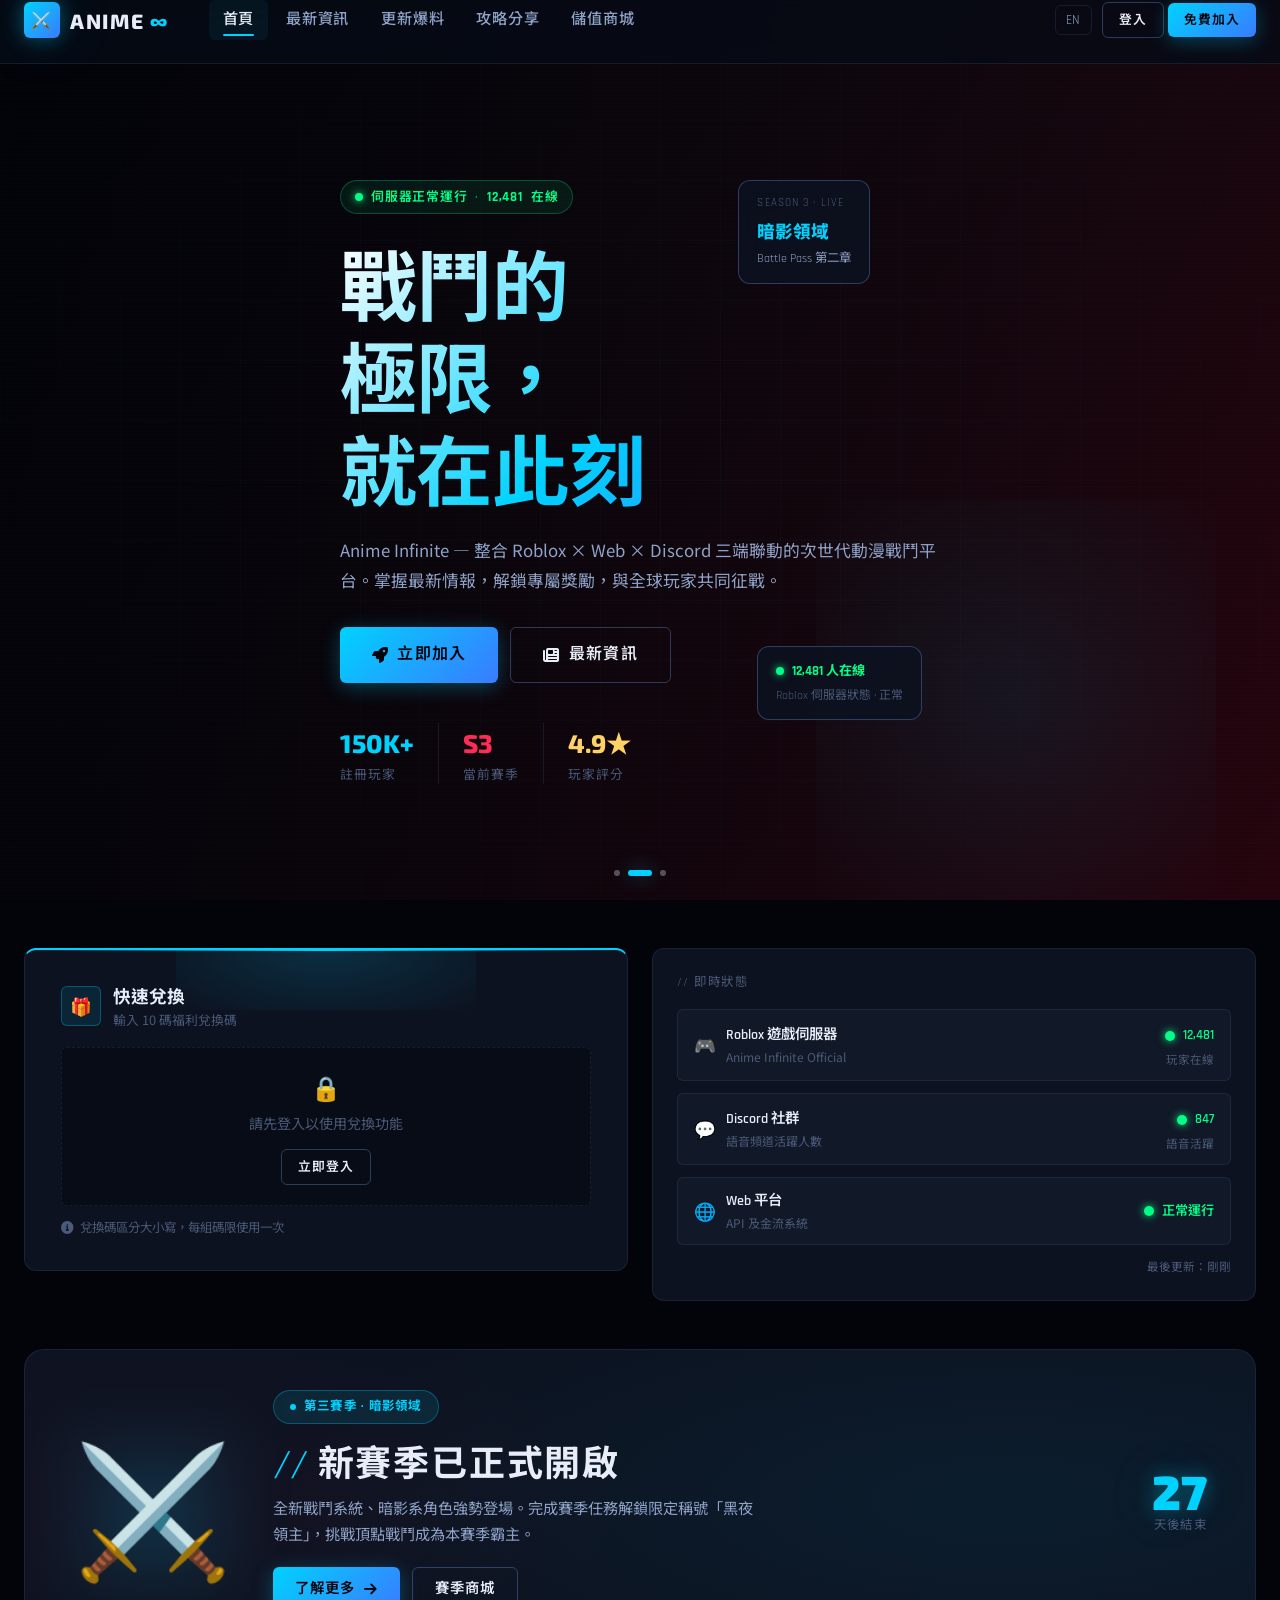
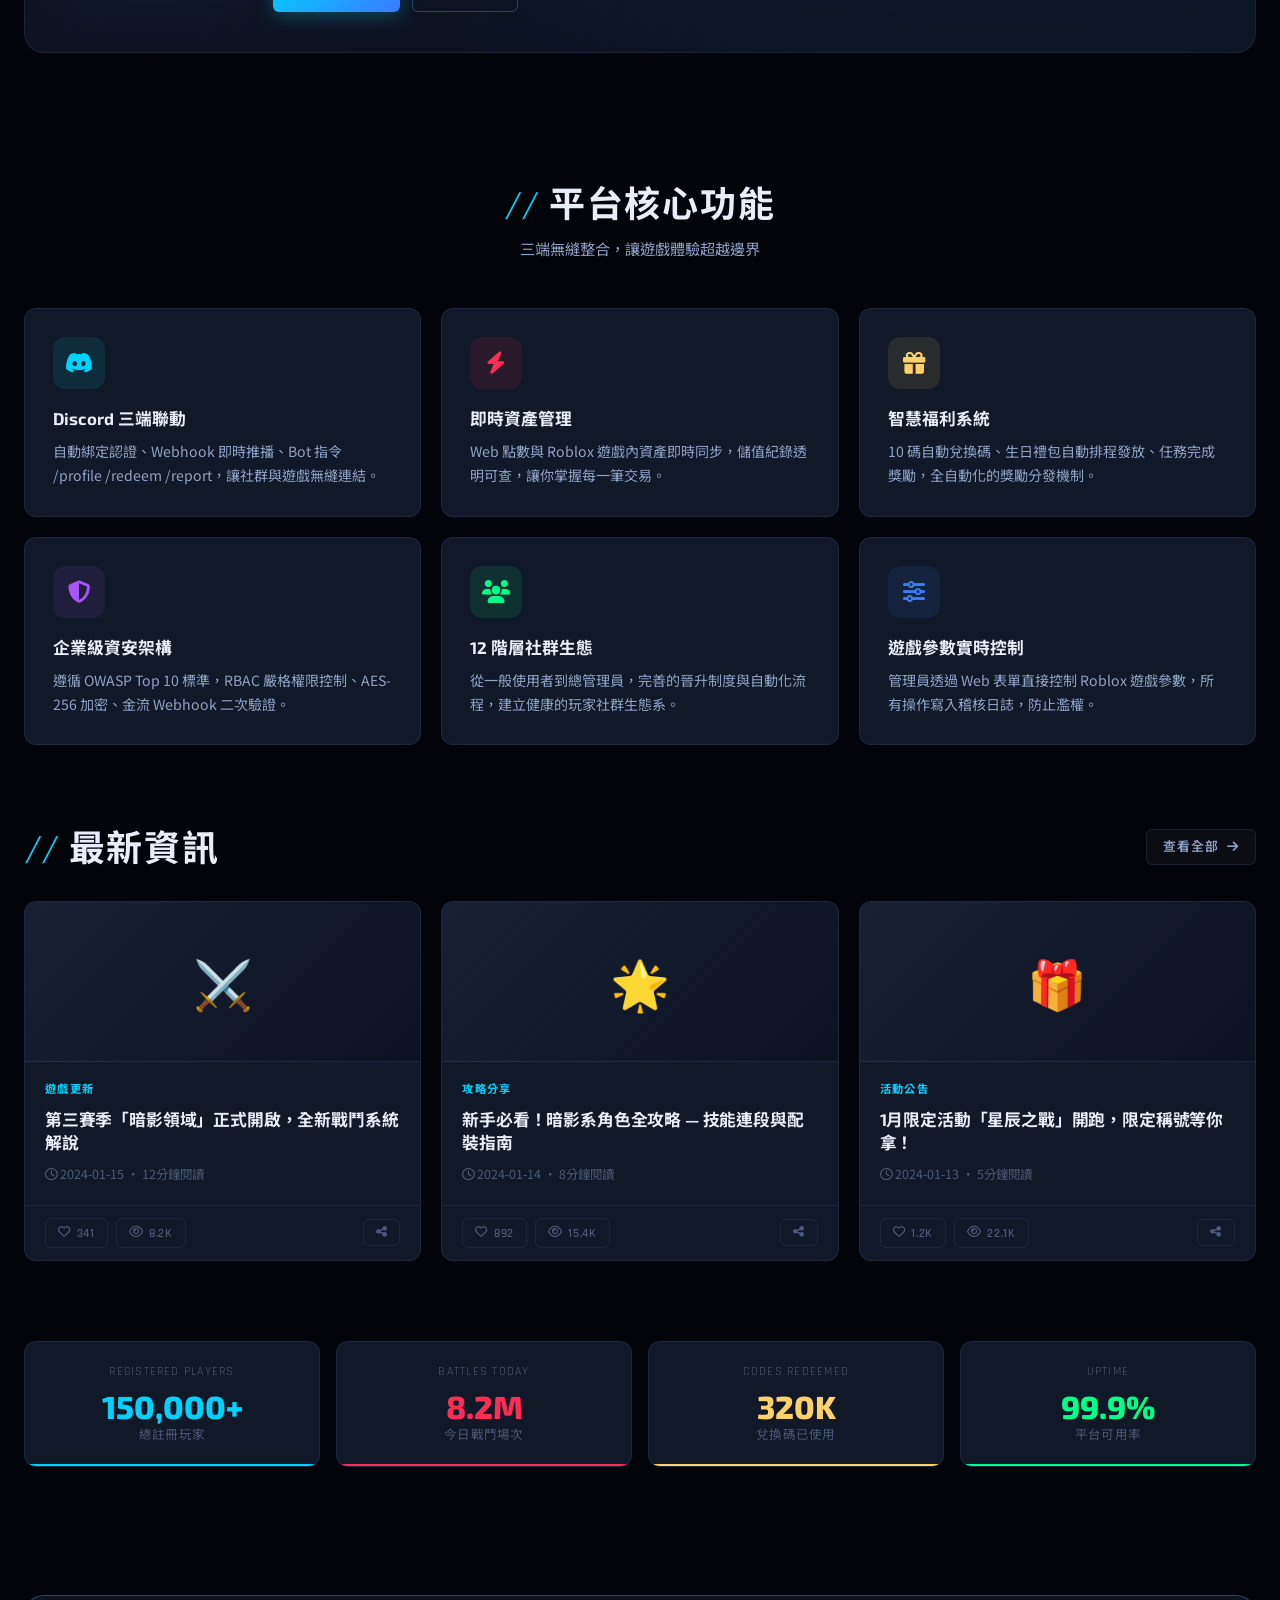
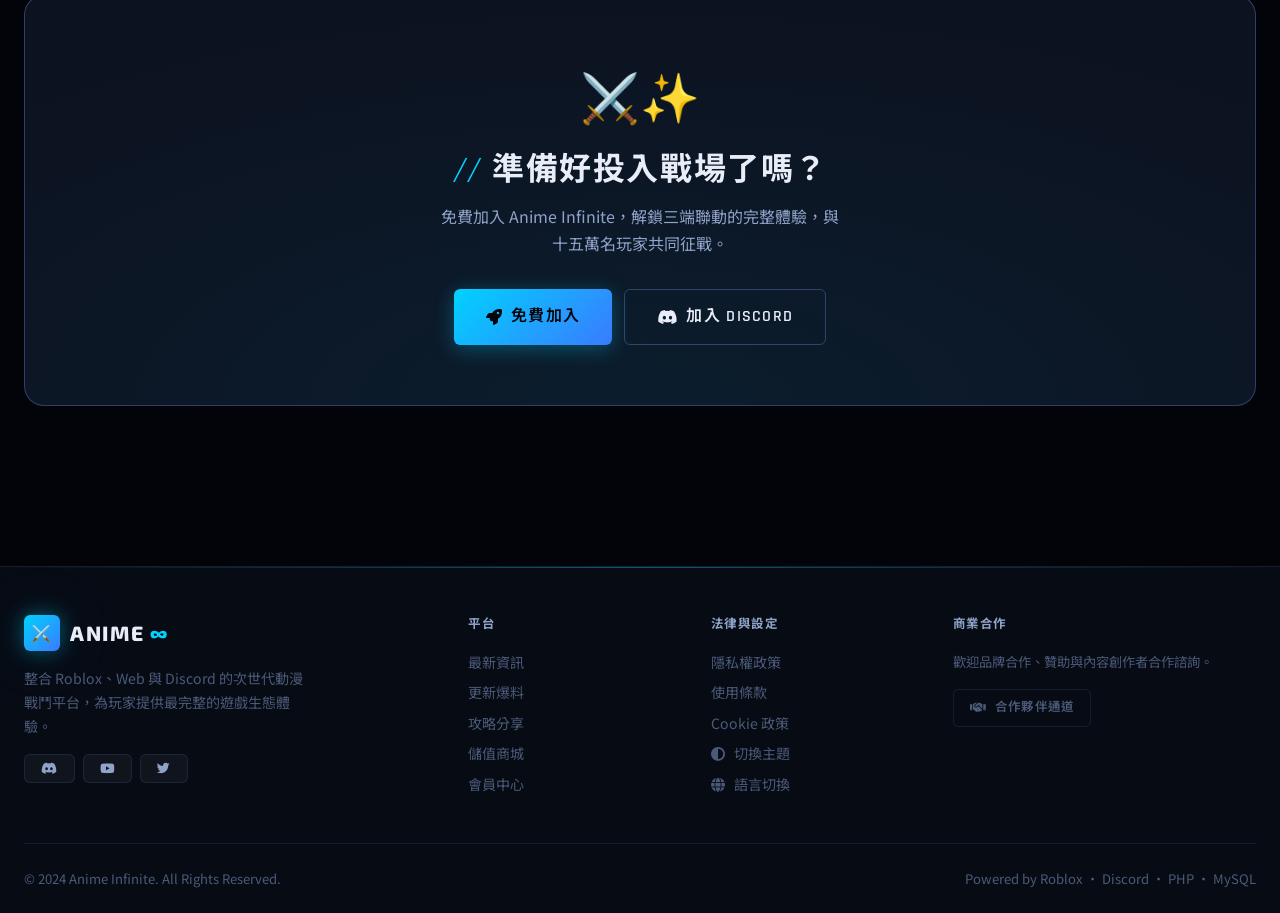
<file: index.html>
<!DOCTYPE html>
<html lang="zh-TW" data-theme="dark">
<head>
  <meta charset="UTF-8">
  <meta name="viewport" content="width=device-width, initial-scale=1.0">
  <title>Anime Infinite — 整合遊戲平台</title>
  <meta name="description" content="戰鬥類動漫整合遊戲平台，Roblox、Web 與 Discord 三端無縫聯動">
  <link rel="stylesheet" href="assets/css/main.css">
  <link rel="stylesheet" href="https://cdnjs.cloudflare.com/ajax/libs/font-awesome/6.5.0/css/all.min.css">
  <style>
    /* ── Page-specific styles ── */
    .hero-carousel {
      position: absolute;
      inset: 0;
      z-index: 0;
    }

    .carousel-slide {
      position: absolute;
      inset: 0;
      opacity: 0;
      transition: opacity 1.2s ease;
      background-size: cover;
      background-position: center;
    }

    .carousel-slide.active { opacity: 1; }

    .carousel-slide::after {
      content: '';
      position: absolute;
      inset: 0;
      background: linear-gradient(
        90deg,
        rgba(3,4,10,0.9) 0%,
        rgba(3,4,10,0.5) 50%,
        rgba(3,4,10,0.2) 100%
      );
    }

    .slide-1 { background: linear-gradient(135deg, #03040a 0%, #0a1628 40%, #1a0530 100%); }
    .slide-2 { background: linear-gradient(135deg, #03040a 0%, #150a10 40%, #300510 100%); }
    .slide-3 { background: linear-gradient(135deg, #03040a 0%, #080e1a 40%, #051530 100%); }

    /* Decorative character silhouette */
    .hero-char {
      position: absolute;
      right: 8%;
      bottom: 0;
      height: 85%;
      z-index: 1;
      opacity: 0.85;
      filter: drop-shadow(0 0 60px rgba(0,210,255,0.3));
      pointer-events: none;
      transition: opacity 0.5s ease;
    }

    .hero-char-glow {
      position: absolute;
      right: 5%;
      bottom: 0;
      width: 400px;
      height: 400px;
      background: radial-gradient(ellipse, rgba(0,210,255,0.08), transparent);
      pointer-events: none;
      z-index: 0;
    }

    /* Floating data panels */
    .hero-data-panel {
      position: absolute;
      background: rgba(12,18,32,0.85);
      backdrop-filter: blur(16px);
      border: 1px solid var(--border-glow);
      border-radius: var(--radius-md);
      padding: 14px 18px;
      font-family: var(--font-ui);
      font-size: 0.82rem;
      z-index: 3;
      animation: floatPanel 6s ease-in-out infinite;
    }

    @keyframes floatPanel {
      0%, 100% { transform: translateY(0); }
      50% { transform: translateY(-8px); }
    }

    .panel-top-right {
      top: 20%;
      right: 32%;
      animation-delay: 0s;
    }

    .panel-bottom-right {
      bottom: 20%;
      right: 28%;
      animation-delay: 3s;
    }

    /* Carousel dots */
    .carousel-dots {
      position: absolute;
      bottom: 24px;
      left: 50%;
      transform: translateX(-50%);
      display: flex;
      gap: 8px;
      z-index: 10;
    }

    .carousel-dot {
      width: 6px; height: 6px;
      border-radius: 3px;
      background: rgba(255,255,255,0.3);
      cursor: pointer;
      transition: all var(--transition);
    }

    .carousel-dot.active {
      width: 24px;
      background: var(--accent-cyan);
      box-shadow: var(--glow-cyan);
    }

    /* Scroll indicator */
    .scroll-hint {
      position: absolute;
      bottom: 32px;
      left: 50%;
      transform: translateX(-50%);
      display: flex;
      flex-direction: column;
      align-items: center;
      gap: 8px;
      font-family: var(--font-ui);
      font-size: 0.7rem;
      letter-spacing: 0.15em;
      text-transform: uppercase;
      color: var(--text-muted);
      z-index: 5;
      animation: fadeInUp 1s ease 2s both;
    }

    .scroll-hint .arrow {
      animation: scrollArrow 1.5s ease infinite;
    }

    @keyframes scrollArrow {
      0%, 100% { transform: translateY(0); opacity: 1; }
      50% { transform: translateY(8px); opacity: 0.4; }
    }

    @keyframes fadeInUp {
      from { opacity: 0; transform: translateX(-50%) translateY(20px); }
      to   { opacity: 1; transform: translateX(-50%) translateY(0); }
    }

    /* Hero content animations */
    .hero-tag    { animation: revealUp 0.7s ease 0.2s both; }
    .hero-title  { animation: revealUp 0.7s ease 0.4s both; }
    .hero-desc   { animation: revealUp 0.7s ease 0.6s both; }
    .hero-cta    { animation: revealUp 0.7s ease 0.8s both; }
    .hero-stats  { animation: revealUp 0.7s ease 1.0s both; }

    @keyframes revealUp {
      from { opacity: 0; transform: translateY(30px); }
      to   { opacity: 1; transform: translateY(0); }
    }

    /* Redeem input glow */
    .redeem-input-wrap {
      display: flex;
      gap: 10px;
    }

    .redeem-input-wrap .form-control {
      font-family: monospace;
      font-size: 1.1rem;
      letter-spacing: 0.15em;
      text-transform: uppercase;
      text-align: center;
    }

    /* Section spacing */
    .section { padding: 80px 0; }
    .section-sm { padding: 48px 0; }

    /* Feature cards */
    .feature-card {
      background: var(--bg-card);
      border: 1px solid var(--border-dim);
      border-radius: var(--radius-md);
      padding: 28px;
      transition: all var(--transition);
      position: relative;
      overflow: hidden;
    }

    .feature-card::before {
      content: '';
      position: absolute;
      top: 0; left: 0; right: 0;
      height: 2px;
      background: linear-gradient(90deg, var(--accent-cyan), var(--accent-blue));
      transform: scaleX(0);
      transition: transform var(--transition);
    }

    .feature-card:hover { border-color: var(--border-glow); transform: translateY(-4px); }
    .feature-card:hover::before { transform: scaleX(1); }

    .feature-icon {
      width: 52px; height: 52px;
      border-radius: var(--radius-md);
      display: flex; align-items: center; justify-content: center;
      font-size: 1.4rem;
      margin-bottom: 16px;
    }

    .fi-cyan    { background: rgba(0,210,255,0.1); color: var(--accent-cyan); }
    .fi-crimson { background: rgba(255,45,85,0.1);  color: var(--accent-crimson); }
    .fi-gold    { background: rgba(255,209,102,0.1);color: var(--accent-gold); }
    .fi-purple  { background: rgba(168,85,247,0.1); color: var(--accent-purple); }
    .fi-green   { background: rgba(0,255,136,0.1);  color: var(--accent-green); }
    .fi-blue    { background: rgba(58,123,255,0.1); color: var(--accent-blue); }

    .feature-title {
      font-family: var(--font-display);
      font-size: 1.05rem;
      font-weight: 700;
      margin-bottom: 8px;
    }

    .feature-desc {
      font-size: 0.88rem;
      color: var(--text-secondary);
      line-height: 1.7;
    }

    /* Season banner */
    .season-banner {
      background: var(--bg-panel);
      border: 1px solid var(--border-dim);
      border-radius: var(--radius-lg);
      padding: 40px 48px;
      position: relative;
      overflow: hidden;
      display: flex;
      align-items: center;
      gap: 40px;
    }

    .season-banner::before {
      content: '';
      position: absolute;
      inset: 0;
      background:
        radial-gradient(ellipse 60% 80% at 80% 50%, rgba(0,210,255,0.06), transparent),
        radial-gradient(ellipse 40% 60% at 10% 50%, rgba(255,45,85,0.04), transparent);
      pointer-events: none;
    }

    .season-badge {
      display: inline-flex;
      align-items: center;
      gap: 8px;
      background: rgba(0,210,255,0.1);
      border: 1px solid rgba(0,210,255,0.3);
      border-radius: 100px;
      padding: 6px 16px;
      font-family: var(--font-ui);
      font-size: 0.78rem;
      font-weight: 700;
      letter-spacing: 0.1em;
      text-transform: uppercase;
      color: var(--accent-cyan);
      margin-bottom: 16px;
    }

    .season-emoji { font-size: 8rem; line-height: 1; filter: drop-shadow(0 0 40px rgba(0,210,255,0.4)); }

    /* Grid helpers */
    .grid-2 { display: grid; grid-template-columns: 1fr 1fr; gap: 24px; }
    .grid-3 { display: grid; grid-template-columns: repeat(3,1fr); gap: 20px; }
    .grid-4 { display: grid; grid-template-columns: repeat(4,1fr); gap: 16px; }

    @media (max-width: 1024px) {
      .grid-4 { grid-template-columns: repeat(2,1fr); }
      .grid-3 { grid-template-columns: repeat(2,1fr); }
    }

    @media (max-width: 768px) {
      .grid-2, .grid-3, .grid-4 { grid-template-columns: 1fr; }
      .season-banner { flex-direction: column; padding: 28px; }
      .hero-data-panel { display: none; }
    }
  </style>
</head>
<body>

<!-- ══ Toast Container ══════════════════════════════════════ -->
<div class="toast-container" id="toastContainer"></div>

<!-- ══ Navbar ════════════════════════════════════════════════ -->
<nav id="navbar">
  <div class="container">
    <div class="navbar-inner">
      <a href="index.html" class="navbar-logo">
        <div class="logo-icon">⚔️</div>
        <div class="logo-text">ANIME <span>∞</span></div>
      </a>

      <div class="navbar-nav" id="navMenu">
        <a href="index.html"  class="nav-link active" data-i18n="nav.home">首頁</a>
        <a href="news.html"   class="nav-link" data-i18n="nav.news">最新資訊</a>
        <a href="news.html?tab=patch" class="nav-link" data-i18n="nav.patch">更新爆料</a>
        <a href="news.html?tab=guide" class="nav-link" data-i18n="nav.guide">攻略分享</a>
        <a href="store.html"  class="nav-link" data-i18n="nav.store">儲值商城</a>
      </div>

      <div class="navbar-actions">
        <!-- Notification Bell (only shown when logged in) -->
        <div class="position-relative d-none" id="notifWrap" style="position:relative">
          <button class="btn-notif" id="notifBtn" onclick="toggleNotif()">
            <i class="fa-solid fa-bell"></i>
            <span class="notif-badge" id="notifCount">3</span>
          </button>
          <!-- Notification Dropdown -->
          <div class="notif-dropdown" id="notifDropdown">
            <div class="notif-header">
              <span>通知中心</span>
              <button onclick="markAllRead()" style="background:transparent;border:none;color:var(--accent-cyan);cursor:pointer;font-family:var(--font-ui);font-size:0.72rem;font-weight:700;letter-spacing:0.08em;text-transform:uppercase">全部已讀</button>
            </div>
            <div id="notifList">
              <div class="notif-item unread" onclick="openNotifModal(1)">
                <div class="notif-icon">🎉</div>
                <div class="notif-body">
                  <div class="notif-title">恭喜您！晉升通知</div>
                  <div class="notif-preview">恭喜您已被提名晉升為攻略達人，請詳細閱讀以下...</div>
                </div>
                <div class="notif-time">2分鐘前</div>
              </div>
              <div class="notif-item unread" onclick="openNotifModal(2)">
                <div class="notif-icon">💎</div>
                <div class="notif-body">
                  <div class="notif-title">生日禮包已發送</div>
                  <div class="notif-preview">您的生日禮包「星辰禮盒」已成功發送至您的帳戶...</div>
                </div>
                <div class="notif-time">1小時前</div>
              </div>
              <div class="notif-item" onclick="openNotifModal(3)">
                <div class="notif-icon" style="background:rgba(255,45,85,0.1);color:var(--accent-crimson)">⚠️</div>
                <div class="notif-body">
                  <div class="notif-title">帳號安全提醒</div>
                  <div class="notif-preview">偵測到您的帳號於新裝置登入，若非本人操作...</div>
                </div>
                <div class="notif-time">昨天</div>
              </div>
            </div>
            <button class="notif-read-btn">查看全部通知</button>
          </div>
        </div>

        <button class="lang-toggle" onclick="toggleLang()" id="langBtn">EN</button>

        <div id="authButtons">
          <a href="auth.html" class="btn btn-outline btn-sm" data-i18n="nav.login">登入</a>
          <a href="auth.html?mode=register" class="btn btn-primary btn-sm" data-i18n="nav.register">免費加入</a>
        </div>

        <div id="userMenu" class="d-none">
          <a href="dashboard.html" class="btn btn-ghost btn-sm">
            <i class="fa-solid fa-user"></i>
            <span id="navUsername">玩家</span>
          </a>
          <button onclick="logout()" class="btn btn-ghost btn-sm">登出</button>
        </div>

        <button class="navbar-toggle" onclick="toggleMobileNav()">
          <i class="fa-solid fa-bars"></i>
        </button>
      </div>
    </div>
  </div>
</nav>

<!-- ══ Hero Section ══════════════════════════════════════════ -->
<section class="hero">
  <!-- Carousel background -->
  <div class="hero-carousel" id="heroCarousel">
    <div class="carousel-slide slide-1 active"></div>
    <div class="carousel-slide slide-2"></div>
    <div class="carousel-slide slide-3"></div>
  </div>

  <!-- Grid overlay -->
  <div class="hero-grid-overlay"></div>

  <!-- Floating glow -->
  <div class="hero-char-glow"></div>

  <!-- Floating data panels -->
  <div class="hero-data-panel panel-top-right">
    <div style="color:var(--text-muted);margin-bottom:4px;font-size:0.7rem;letter-spacing:0.1em">SEASON 3 · LIVE</div>
    <div style="font-size:1.1rem;font-weight:800;font-family:var(--font-display);color:var(--accent-cyan)">暗影領域</div>
    <div style="font-size:0.78rem;color:var(--text-secondary);margin-top:4px">Battle Pass 第二章</div>
  </div>

  <div class="hero-data-panel panel-bottom-right">
    <div class="d-flex align-center gap-8">
      <div class="status-dot"></div>
      <span style="color:var(--accent-green);font-weight:700">12,481 人在線</span>
    </div>
    <div style="color:var(--text-muted);font-size:0.75rem;margin-top:4px">Roblox 伺服器狀態 · 正常</div>
  </div>

  <!-- Main content -->
  <div class="container" style="position:relative;z-index:5">
    <div style="max-width:600px">
      <div class="hero-tag">
        <div class="server-status-widget">
          <div class="status-dot" id="heroStatusDot"></div>
          <span id="heroStatusText">伺服器正常運行</span>
          <span style="opacity:0.5">·</span>
          <span id="heroOnline" style="font-weight:800">12,481</span> 在線
        </div>
      </div>

      <h1 class="display-title hero-title" style="margin-top:24px;margin-bottom:20px">
        戰鬥的<br>極限，<br>就在此刻
      </h1>

      <p class="hero-desc" style="font-size:1.05rem;color:var(--text-secondary);line-height:1.8;margin-bottom:32px">
        Anime Infinite — 整合 Roblox × Web × Discord 三端聯動的次世代動漫戰鬥平台。掌握最新情報，解鎖專屬獎勵，與全球玩家共同征戰。
      </p>

      <div class="d-flex gap-12 hero-cta" style="flex-wrap:wrap">
        <a href="auth.html?mode=register" class="btn btn-primary btn-lg">
          <i class="fa-solid fa-rocket"></i> 立即加入
        </a>
        <a href="news.html" class="btn btn-outline btn-lg">
          <i class="fa-solid fa-newspaper"></i> 最新資訊
        </a>
      </div>

      <!-- Quick stats -->
      <div class="d-flex gap-24 hero-stats" style="margin-top:40px;flex-wrap:wrap">
        <div>
          <div style="font-family:var(--font-display);font-size:1.6rem;font-weight:800;color:var(--accent-cyan)">150K+</div>
          <div style="font-size:0.8rem;color:var(--text-muted);letter-spacing:0.08em;text-transform:uppercase">註冊玩家</div>
        </div>
        <div style="width:1px;background:var(--border-dim)"></div>
        <div>
          <div style="font-family:var(--font-display);font-size:1.6rem;font-weight:800;color:var(--accent-crimson)">S3</div>
          <div style="font-size:0.8rem;color:var(--text-muted);letter-spacing:0.08em;text-transform:uppercase">當前賽季</div>
        </div>
        <div style="width:1px;background:var(--border-dim)"></div>
        <div>
          <div style="font-family:var(--font-display);font-size:1.6rem;font-weight:800;color:var(--accent-gold)">4.9★</div>
          <div style="font-size:0.8rem;color:var(--text-muted);letter-spacing:0.08em;text-transform:uppercase">玩家評分</div>
        </div>
      </div>
    </div>
  </div>

  <!-- Carousel dots -->
  <div class="carousel-dots" id="carouselDots">
    <div class="carousel-dot active" onclick="gotoSlide(0)"></div>
    <div class="carousel-dot" onclick="gotoSlide(1)"></div>
    <div class="carousel-dot" onclick="gotoSlide(2)"></div>
  </div>
</section>

<!-- ══ Quick Redeem + Server Status ══════════════════════════ -->
<section class="section-sm">
  <div class="container">
    <div class="grid-2" style="gap:24px;align-items:start">

      <!-- Quick Redeem -->
      <div class="quick-redeem">
        <div class="redeem-glow"></div>
        <div class="d-flex align-center gap-12 mb-16">
          <div style="width:40px;height:40px;background:rgba(0,210,255,0.1);border:1px solid rgba(0,210,255,0.3);border-radius:var(--radius-sm);display:flex;align-items:center;justify-content:center;font-size:1.1rem">🎁</div>
          <div>
            <div style="font-family:var(--font-display);font-size:1.1rem;font-weight:700">快速兌換</div>
            <div style="font-size:0.8rem;color:var(--text-muted)">輸入 10 碼福利兌換碼</div>
          </div>
        </div>

        <div class="redeem-input-wrap" id="redeemArea">
          <input type="text" class="form-control" id="redeemInput" maxlength="10" placeholder="XXXXXXXXXX"
            style="font-family:monospace;font-size:1.1rem;letter-spacing:0.2em;text-align:center;text-transform:uppercase"
            oninput="onRedeemInput(this)">
          <button class="btn btn-primary" onclick="redeemCode()" id="redeemBtn">
            <i class="fa-solid fa-gift"></i> 兌換
          </button>
        </div>

        <!-- Locked state (not logged in) -->
        <div id="redeemLocked" class="d-none">
          <div style="background:rgba(0,0,0,0.3);border:1px dashed var(--border-dim);border-radius:var(--radius-sm);padding:20px;text-align:center">
            <div style="font-size:1.5rem;margin-bottom:8px">🔒</div>
            <div style="font-family:var(--font-ui);font-size:0.88rem;color:var(--text-muted)">請先登入以使用兌換功能</div>
            <a href="auth.html" class="btn btn-outline btn-sm" style="margin-top:12px">立即登入</a>
          </div>
        </div>

        <div style="margin-top:12px;font-size:0.78rem;color:var(--text-muted)">
          <i class="fa-solid fa-circle-info" style="margin-right:4px"></i>
          兌換碼區分大小寫，每組碼限使用一次
        </div>
      </div>

      <!-- Server Status -->
      <div class="card-panel" style="padding:24px">
        <div style="font-family:var(--font-ui);font-size:0.78rem;letter-spacing:0.12em;text-transform:uppercase;color:var(--text-muted);margin-bottom:16px">
          // 即時狀態
        </div>

        <div style="display:flex;flex-direction:column;gap:12px">
          <div style="display:flex;align-items:center;justify-content:space-between;padding:12px 16px;background:var(--bg-card);border-radius:var(--radius-sm);border:1px solid var(--border-dim)">
            <div style="display:flex;align-items:center;gap:10px">
              <span style="font-size:1.1rem">🎮</span>
              <div>
                <div style="font-family:var(--font-ui);font-weight:600;font-size:0.9rem">Roblox 遊戲伺服器</div>
                <div style="font-size:0.75rem;color:var(--text-muted)">Anime Infinite Official</div>
              </div>
            </div>
            <div style="text-align:right">
              <div class="api-light ok"><div class="dot"></div><span style="color:var(--accent-green)" id="robloxOnline">12,481</span></div>
              <div style="font-size:0.72rem;color:var(--text-muted);margin-top:2px">玩家在線</div>
            </div>
          </div>

          <div style="display:flex;align-items:center;justify-content:space-between;padding:12px 16px;background:var(--bg-card);border-radius:var(--radius-sm);border:1px solid var(--border-dim)">
            <div style="display:flex;align-items:center;gap:10px">
              <span style="font-size:1.1rem">💬</span>
              <div>
                <div style="font-family:var(--font-ui);font-weight:600;font-size:0.9rem">Discord 社群</div>
                <div style="font-size:0.75rem;color:var(--text-muted)">語音頻道活躍人數</div>
              </div>
            </div>
            <div style="text-align:right">
              <div class="api-light ok"><div class="dot"></div><span style="color:var(--accent-green)" id="dcActive">847</span></div>
              <div style="font-size:0.72rem;color:var(--text-muted);margin-top:2px">語音活躍</div>
            </div>
          </div>

          <div style="display:flex;align-items:center;justify-content:space-between;padding:12px 16px;background:var(--bg-card);border-radius:var(--radius-sm);border:1px solid var(--border-dim)">
            <div style="display:flex;align-items:center;gap:10px">
              <span style="font-size:1.1rem">🌐</span>
              <div>
                <div style="font-family:var(--font-ui);font-weight:600;font-size:0.9rem">Web 平台</div>
                <div style="font-size:0.75rem;color:var(--text-muted)">API 及金流系統</div>
              </div>
            </div>
            <div class="api-light ok">
              <div class="dot"></div>
              <span style="color:var(--accent-green)">正常運行</span>
            </div>
          </div>
        </div>

        <div style="margin-top:12px;font-size:0.72rem;color:var(--text-muted);text-align:right">
          最後更新：<span id="lastUpdate">剛剛</span>
        </div>
      </div>
    </div>
  </div>
</section>

<!-- ══ Season Banner ═════════════════════════════════════════ -->
<section class="section-sm" style="padding-top:0">
  <div class="container">
    <div class="season-banner">
      <div class="season-emoji">⚔️</div>
      <div style="flex:1;position:relative;z-index:1">
        <div class="season-badge">
          <span style="width:6px;height:6px;border-radius:50%;background:var(--accent-cyan);display:inline-block;box-shadow:var(--glow-cyan)"></span>
          第三賽季 · 暗影領域
        </div>
        <h2 class="section-title" style="margin-bottom:12px">新賽季已正式開啟</h2>
        <p style="color:var(--text-secondary);font-size:0.95rem;line-height:1.7;max-width:480px">
          全新戰鬥系統、暗影系角色強勢登場。完成賽季任務解鎖限定稱號「黑夜領主」，挑戰頂點戰鬥成為本賽季霸主。
        </p>
        <div class="d-flex gap-12" style="margin-top:20px">
          <a href="news.html" class="btn btn-primary">了解更多 <i class="fa-solid fa-arrow-right"></i></a>
          <a href="store.html" class="btn btn-outline">賽季商城</a>
        </div>
      </div>
      <div style="text-align:right;position:relative;z-index:1;flex-shrink:0">
        <div style="font-family:var(--font-display);font-size:3rem;font-weight:900;color:var(--accent-cyan);line-height:1;text-shadow:var(--glow-cyan)">27</div>
        <div style="font-size:0.78rem;color:var(--text-muted);letter-spacing:0.1em;text-transform:uppercase">天後結束</div>
      </div>
    </div>
  </div>
</section>

<!-- ══ Features ══════════════════════════════════════════════ -->
<section class="section">
  <div class="container">
    <div style="text-align:center;margin-bottom:48px">
      <h2 class="section-title" style="margin-bottom:12px">平台核心功能</h2>
      <p style="color:var(--text-secondary);font-size:0.95rem;max-width:500px;margin:0 auto">
        三端無縫整合，讓遊戲體驗超越邊界
      </p>
    </div>

    <div class="grid-3">
      <div class="feature-card">
        <div class="feature-icon fi-cyan"><i class="fa-brands fa-discord"></i></div>
        <div class="feature-title">Discord 三端聯動</div>
        <div class="feature-desc">自動綁定認證、Webhook 即時推播、Bot 指令 /profile /redeem /report，讓社群與遊戲無縫連結。</div>
      </div>
      <div class="feature-card">
        <div class="feature-icon fi-crimson"><i class="fa-solid fa-bolt"></i></div>
        <div class="feature-title">即時資產管理</div>
        <div class="feature-desc">Web 點數與 Roblox 遊戲內資產即時同步，儲值紀錄透明可查，讓你掌握每一筆交易。</div>
      </div>
      <div class="feature-card">
        <div class="feature-icon fi-gold"><i class="fa-solid fa-gift"></i></div>
        <div class="feature-title">智慧福利系統</div>
        <div class="feature-desc">10 碼自動兌換碼、生日禮包自動排程發放、任務完成獎勵，全自動化的獎勵分發機制。</div>
      </div>
      <div class="feature-card">
        <div class="feature-icon fi-purple"><i class="fa-solid fa-shield-halved"></i></div>
        <div class="feature-title">企業級資安架構</div>
        <div class="feature-desc">遵循 OWASP Top 10 標準，RBAC 嚴格權限控制、AES-256 加密、金流 Webhook 二次驗證。</div>
      </div>
      <div class="feature-card">
        <div class="feature-icon fi-green"><i class="fa-solid fa-users"></i></div>
        <div class="feature-title">12 階層社群生態</div>
        <div class="feature-desc">從一般使用者到總管理員，完善的晉升制度與自動化流程，建立健康的玩家社群生態系。</div>
      </div>
      <div class="feature-card">
        <div class="feature-icon fi-blue"><i class="fa-solid fa-sliders"></i></div>
        <div class="feature-title">遊戲參數實時控制</div>
        <div class="feature-desc">管理員透過 Web 表單直接控制 Roblox 遊戲參數，所有操作寫入稽核日誌，防止濫權。</div>
      </div>
    </div>
  </div>
</section>

<!-- ══ Latest News Preview ═══════════════════════════════════ -->
<section class="section" style="padding-top:0">
  <div class="container">
    <div class="d-flex align-center justify-between mb-32">
      <h2 class="section-title">最新資訊</h2>
      <a href="news.html" class="btn btn-ghost btn-sm">查看全部 <i class="fa-solid fa-arrow-right"></i></a>
    </div>

    <div class="grid-3" id="newsPreview">
      <!-- News cards generated by JS -->
    </div>
  </div>
</section>

<!-- ══ Stats Banner ══════════════════════════════════════════ -->
<section class="section-sm" style="padding-top:0">
  <div class="container">
    <div class="grid-4">
      <div class="stat-card cyan">
        <div class="stat-label">registered players</div>
        <div class="stat-value text-cyan" id="statPlayers">150,000+</div>
        <div class="stat-label">總註冊玩家</div>
      </div>
      <div class="stat-card crimson">
        <div class="stat-label">battles today</div>
        <div class="stat-value text-crimson" id="statBattles">8.2M</div>
        <div class="stat-label">今日戰鬥場次</div>
      </div>
      <div class="stat-card gold">
        <div class="stat-label">codes redeemed</div>
        <div class="stat-value text-gold" id="statCodes">320K</div>
        <div class="stat-label">兌換碼已使用</div>
      </div>
      <div class="stat-card green">
        <div class="stat-label">uptime</div>
        <div class="stat-value text-green">99.9%</div>
        <div class="stat-label">平台可用率</div>
      </div>
    </div>
  </div>
</section>

<!-- ══ CTA Banner ════════════════════════════════════════════ -->
<section class="section">
  <div class="container">
    <div style="background:var(--bg-panel);border:1px solid var(--border-glow);border-radius:var(--radius-lg);padding:60px 48px;text-align:center;position:relative;overflow:hidden">
      <div style="position:absolute;inset:0;background:radial-gradient(ellipse 80% 100% at 50% 100%,rgba(0,210,255,0.06),transparent);pointer-events:none"></div>
      <div style="position:relative;z-index:1">
        <div style="font-size:3rem;margin-bottom:16px">⚔️✨</div>
        <h2 class="section-title" style="font-size:2rem;margin-bottom:16px">準備好投入戰場了嗎？</h2>
        <p style="color:var(--text-secondary);font-size:1rem;max-width:400px;margin:0 auto 32px;line-height:1.7">
          免費加入 Anime Infinite，解鎖三端聯動的完整體驗，與十五萬名玩家共同征戰。
        </p>
        <div class="d-flex gap-12 justify-center" style="flex-wrap:wrap">
          <a href="auth.html?mode=register" class="btn btn-primary btn-lg">
            <i class="fa-solid fa-rocket"></i> 免費加入
          </a>
          <a href="https://discord.gg/anime-infinite" target="_blank" class="btn btn-outline btn-lg">
            <i class="fa-brands fa-discord"></i> 加入 Discord
          </a>
        </div>
      </div>
    </div>
  </div>
</section>

<!-- ══ Footer ════════════════════════════════════════════════ -->
<footer id="footer">
  <div class="container">
    <div class="footer-grid">
      <!-- Brand -->
      <div>
        <div class="navbar-logo" style="margin-bottom:16px;display:inline-flex">
          <div class="logo-icon">⚔️</div>
          <div class="logo-text">ANIME <span>∞</span></div>
        </div>
        <p style="color:var(--text-muted);font-size:0.88rem;line-height:1.7;max-width:280px">
          整合 Roblox、Web 與 Discord 的次世代動漫戰鬥平台，為玩家提供最完整的遊戲生態體驗。
        </p>
        <div class="d-flex gap-8" style="margin-top:16px">
          <a href="#" class="btn btn-ghost btn-sm"><i class="fa-brands fa-discord"></i></a>
          <a href="#" class="btn btn-ghost btn-sm"><i class="fa-brands fa-youtube"></i></a>
          <a href="#" class="btn btn-ghost btn-sm"><i class="fa-brands fa-twitter"></i></a>
        </div>
      </div>

      <!-- Platform -->
      <div>
        <div class="footer-col-title">平台</div>
        <a href="news.html" class="footer-link">最新資訊</a>
        <a href="news.html?tab=patch" class="footer-link">更新爆料</a>
        <a href="news.html?tab=guide" class="footer-link">攻略分享</a>
        <a href="store.html" class="footer-link">儲值商城</a>
        <a href="dashboard.html" class="footer-link">會員中心</a>
      </div>

      <!-- Legal -->
      <div>
        <div class="footer-col-title">法律與設定</div>
        <a href="#" class="footer-link">隱私權政策</a>
        <a href="#" class="footer-link">使用條款</a>
        <a href="#" class="footer-link">Cookie 政策</a>
        <a href="#" class="footer-link" onclick="toggleTheme()">
          <i class="fa-solid fa-circle-half-stroke" style="margin-right:6px"></i> 切換主題
        </a>
        <a href="#" class="footer-link" onclick="toggleLang()">
          <i class="fa-solid fa-globe" style="margin-right:6px"></i> 語言切換
        </a>
      </div>

      <!-- Partner -->
      <div>
        <div class="footer-col-title">商業合作</div>
        <p style="color:var(--text-muted);font-size:0.83rem;line-height:1.7;margin-bottom:16px">
          歡迎品牌合作、贊助與內容創作者合作諮詢。
        </p>
        <a href="admin/login.html" class="partner-link">
          <i class="fa-solid fa-handshake"></i>
          合作夥伴通道
        </a>
      </div>
    </div>

    <div class="footer-bottom">
      <span>© 2024 Anime Infinite. All Rights Reserved.</span>
      <span>Powered by Roblox · Discord · PHP · MySQL</span>
    </div>
  </div>
</footer>

<!-- ══ Notification Modal ════════════════════════════════════ -->
<div class="modal-overlay" id="notifModal" onclick="closeOnOverlay(event,'notifModal')">
  <div class="modal">
    <div class="modal-header">
      <div>
        <div style="font-size:0.72rem;letter-spacing:0.1em;text-transform:uppercase;color:var(--text-muted);margin-bottom:4px">通知詳情</div>
        <div class="modal-title" id="modalNotifTitle">通知標題</div>
      </div>
      <button class="modal-close" onclick="closeModal('notifModal')">✕</button>
    </div>
    <div class="modal-body">
      <div style="font-size:0.78rem;color:var(--text-muted);margin-bottom:16px" id="modalNotifTime">2024-01-01 12:00:00</div>
      <div id="modalNotifBody" style="color:var(--text-secondary);line-height:1.8;font-size:0.95rem"></div>
    </div>
    <div class="modal-footer">
      <div style="font-family:var(--font-ui);font-size:0.78rem;font-weight:700;letter-spacing:0.08em;text-transform:uppercase;color:var(--text-muted);margin-bottom:10px">回覆管理員</div>
      <div class="input-group">
        <input type="text" class="form-control" id="notifReply" placeholder="輸入您的回覆...">
        <button class="input-action" onclick="sendNotifReply()"><i class="fa-solid fa-paper-plane" style="color:var(--accent-cyan)"></i></button>
      </div>
    </div>
  </div>
</div>

<script src="assets/js/main.js"></script>
<script>
  // ── Carousel ──────────────────────────────────────────
  let currentSlide = 0;
  const slides = document.querySelectorAll('.carousel-slide');
  const dots   = document.querySelectorAll('.carousel-dot');

  function gotoSlide(n) {
    slides[currentSlide].classList.remove('active');
    dots[currentSlide].classList.remove('active');
    currentSlide = n;
    slides[currentSlide].classList.add('active');
    dots[currentSlide].classList.add('active');
  }

  setInterval(() => gotoSlide((currentSlide + 1) % slides.length), 5000);

  // ── Navbar scroll ────────────────────────────────────
  window.addEventListener('scroll', () => {
    document.getElementById('navbar').classList.toggle('scrolled', scrollY > 40);
  });

  // ── Notification dropdown ────────────────────────────
  function toggleNotif() {
    document.getElementById('notifDropdown').classList.toggle('open');
  }

  document.addEventListener('click', e => {
    const wrap = document.getElementById('notifWrap');
    if (wrap && !wrap.contains(e.target)) {
      document.getElementById('notifDropdown')?.classList.remove('open');
    }
  });

  function markAllRead() {
    document.querySelectorAll('.notif-item.unread').forEach(el => el.classList.remove('unread'));
    const badge = document.getElementById('notifCount');
    if (badge) { badge.style.display = 'none'; }
    showToast('success','已讀','所有通知已標記為已讀');
  }

  // Notification data
  const notifData = {
    1: {
      title: '🎉 恭喜您！晉升通知',
      time: '2024-01-15 09:32:11',
      body: `恭喜您！您已被提名晉升為【攻略達人】。<br><br>請詳細閱讀以下權責明細：<br><br>• 您將獲得在平台發表攻略文章的權限<br>• 您的文章將顯示「攻略達人」專屬標籤<br>• 享有優先測試新功能的資格<br><br>請於 <strong style="color:var(--accent-cyan)">7 天內</strong>於下方框格回覆我們以確認領取資格。若超時未回覆，資格將自動取消。`
    },
    2: {
      title: '💎 生日禮包已發送',
      time: '2024-01-15 00:00:01',
      body: `親愛的玩家，生日快樂！🎂<br><br>您的生日禮包「星辰禮盒」已成功發送至您的帳戶，包含：<br><br>• 限定稱號「星辰旅人」×1<br>• 進階兌換碼 ×3<br>• 點數 500 P<br><br>禮包效期為 <strong style="color:var(--accent-gold)">7 天</strong>，請盡快領取！`
    },
    3: {
      title: '⚠️ 帳號安全提醒',
      time: '2024-01-14 18:22:05',
      body: `偵測到您的帳號於新裝置登入，詳細資訊如下：<br><br>• 登入時間：2024-01-14 18:20:33<br>• 裝置：Chrome / Windows 10<br>• IP 位址：xxx.xxx.xxx.xxx (台灣)<br><br>若非本人操作，請立即<a href="#" style="color:var(--accent-cyan)">修改密碼</a>並聯絡客服。若為本人操作，請忽略此通知。`
    }
  };

  function openNotifModal(id) {
    const data = notifData[id];
    if (!data) return;
    document.getElementById('modalNotifTitle').textContent = data.title;
    document.getElementById('modalNotifTime').textContent  = data.time;
    document.getElementById('modalNotifBody').innerHTML    = data.body;
    openModal('notifModal');
    // Mark read receipt
    fetch(`api/notifications.php?action=mark_read&id=${id}`, { method: 'POST' }).catch(() => {});
  }

  function sendNotifReply() {
    const val = document.getElementById('notifReply').value.trim();
    if (!val) return;
    showToast('success','回覆已送出','您的回覆已成功送達管理員');
    document.getElementById('notifReply').value = '';
    closeModal('notifModal');
  }

  // ── Quick Redeem ─────────────────────────────────────
  function onRedeemInput(el) {
    el.value = el.value.toUpperCase().replace(/[^A-Z0-9]/g, '');
  }

  function redeemCode() {
    const code = document.getElementById('redeemInput').value.trim();
    if (code.length !== 10) {
      showToast('error','格式錯誤','兌換碼必須為 10 碼英數字元');
      return;
    }
    const btn = document.getElementById('redeemBtn');
    btn.disabled = true;
    btn.innerHTML = '<i class="fa-solid fa-spinner fa-spin"></i> 驗證中';

    fetch(`api/redeem.php`, {
      method: 'POST',
      headers: { 'Content-Type': 'application/json' },
      body: JSON.stringify({ code })
    })
    .then(r => r.json())
    .then(data => {
      if (data.success) {
        showToast('success','兌換成功！',data.message || '獎勵已發送至您的帳戶');
        document.getElementById('redeemInput').value = '';
      } else {
        showToast('error','兌換失敗',data.message || '無效或已使用的兌換碼');
      }
    })
    .catch(() => showToast('error','連線錯誤','請稍後再試'))
    .finally(() => {
      btn.disabled = false;
      btn.innerHTML = '<i class="fa-solid fa-gift"></i> 兌換';
    });
  }

  // ── News preview data ────────────────────────────────
  const previewNews = [
    { emoji:'⚔️', cat:'遊戲更新', title:'第三賽季「暗影領域」正式開啟，全新戰鬥系統解說', meta:'2024-01-15 · 12分鐘閱讀', views:'8.2K', likes:'341' },
    { emoji:'🌟', cat:'攻略分享', title:'新手必看！暗影系角色全攻略 — 技能連段與配裝指南', meta:'2024-01-14 · 8分鐘閱讀', views:'15.4K', likes:'892' },
    { emoji:'🎁', cat:'活動公告', title:'1月限定活動「星辰之戰」開跑，限定稱號等你拿！', meta:'2024-01-13 · 5分鐘閱讀', views:'22.1K', likes:'1.2K' },
  ];

  document.getElementById('newsPreview').innerHTML = previewNews.map(n => `
    <article class="news-card">
      <div class="news-card-img">${n.emoji}</div>
      <div class="news-card-body">
        <div class="news-card-cat">${n.cat}</div>
        <h3 class="news-card-title"><a href="news.html" style="color:inherit;text-decoration:none">${n.title}</a></h3>
        <div class="news-card-meta">
          <span><i class="fa-regular fa-clock"></i> ${n.meta}</span>
        </div>
      </div>
      <div class="news-actions">
        <button class="action-btn" onclick="likeNews(this)"><i class="fa-regular fa-heart icon"></i> ${n.likes}</button>
        <button class="action-btn"><i class="fa-regular fa-eye"></i> ${n.views}</button>
        <button class="action-btn" style="margin-left:auto" onclick="shareNews()"><i class="fa-solid fa-share-nodes"></i></button>
      </div>
    </article>
  `).join('');

  function likeNews(btn) {
    btn.classList.toggle('liked');
    showToast('success','','已按讚！');
  }

  function shareNews() {
    navigator.clipboard?.writeText(window.location.href);
    showToast('info','已複製連結','分享給你的朋友吧！');
  }

  // ── Live stats simulation ────────────────────────────
  function animateCount(el, target) {
    let cur = Math.floor(target * 0.9);
    const step = () => {
      cur = Math.min(cur + Math.ceil((target - cur) * 0.08), target);
      el.textContent = cur.toLocaleString();
      if (cur < target) requestAnimationFrame(step);
    };
    requestAnimationFrame(step);
  }

  // Check auth state
  const user = window.AI?.getUser();
  if (user) {
    document.getElementById('authButtons').classList.add('d-none');
    document.getElementById('userMenu').classList.remove('d-none');
    document.getElementById('notifWrap')?.classList.remove('d-none');
    document.getElementById('navUsername').textContent = user.nickname;
    document.getElementById('redeemArea').style.display = 'flex';
    document.getElementById('redeemLocked')?.classList.add('d-none');
  } else {
    document.getElementById('redeemArea').style.display = 'none';
    document.getElementById('redeemLocked')?.classList.remove('d-none');
  }
</script>
</body>
</html>
</file>
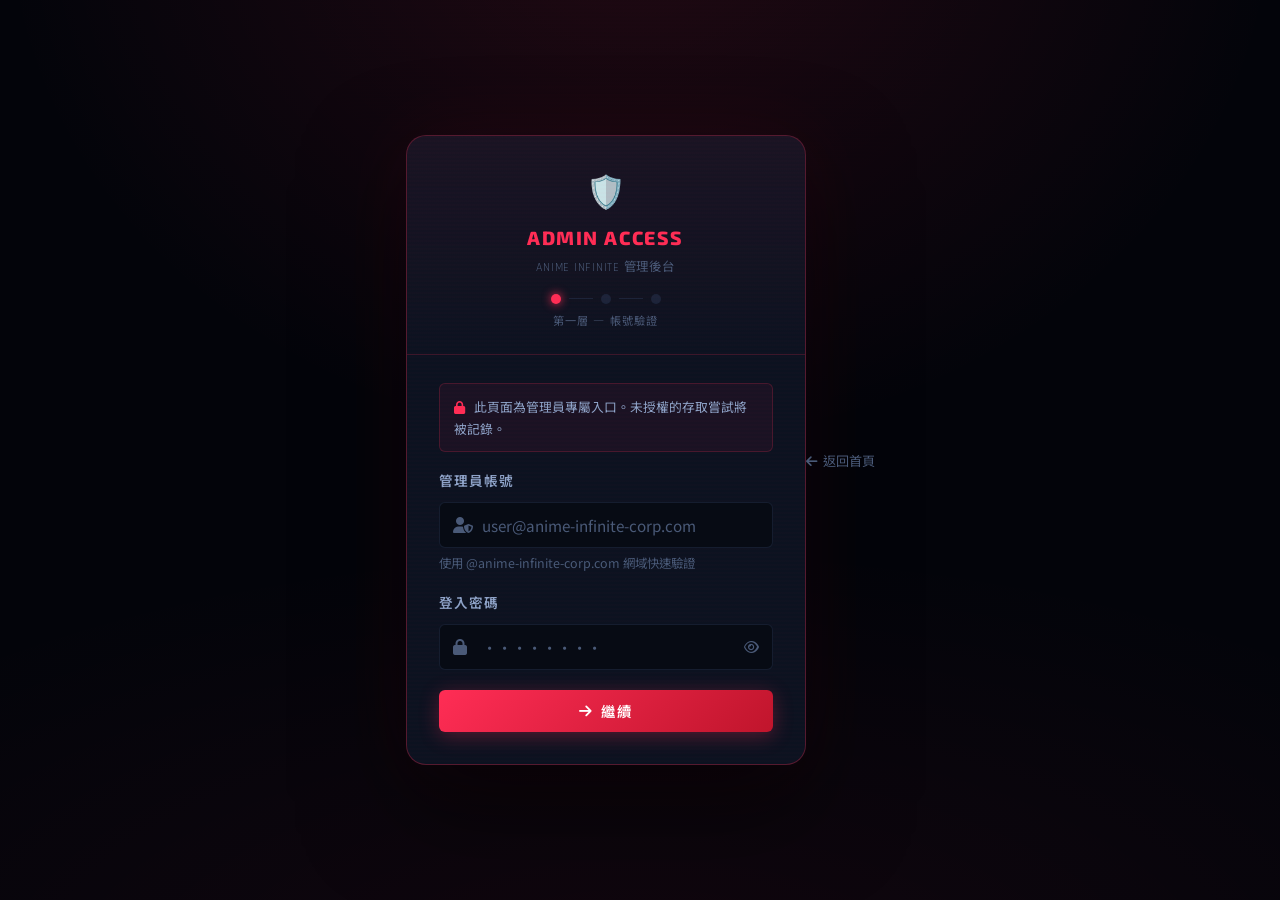
<file: admin/index.html>
<!DOCTYPE html>
<html lang="zh-TW" data-theme="dark">
<head>
  <meta charset="UTF-8">
  <meta name="viewport" content="width=device-width, initial-scale=1.0">
  <title>管理後台 — Anime Infinite</title>
  <link rel="stylesheet" href="../assets/css/main.css">
  <link rel="stylesheet" href="https://cdnjs.cloudflare.com/ajax/libs/font-awesome/6.5.0/css/all.min.css">
  <style>
    /* Admin-specific overrides */
    #adminNavbar {
      background: rgba(3,4,10,0.95);
      border-bottom: 1px solid rgba(255,45,85,0.2);
    }

    .admin-badge {
      background: linear-gradient(135deg,var(--accent-crimson),#8b0000);
      color:#fff;
      font-size:0.65rem;
      font-weight:800;
      letter-spacing:0.1em;
      padding:3px 8px;
      border-radius:4px;
      text-transform:uppercase;
    }

    /* Sidebar sections */
    .admin-nav-section { padding: 12px 16px 4px; font-size:0.65rem; letter-spacing:0.14em; text-transform:uppercase; color:var(--text-muted); }
    .admin-nav-item {
      display:flex; align-items:center; gap:10px;
      padding:9px 14px; margin-bottom:2px;
      border-radius:var(--radius-sm);
      font-family:var(--font-ui); font-size:0.88rem; font-weight:500;
      color:var(--text-secondary); cursor:pointer;
      text-decoration:none; transition:all var(--transition);
    }
    .admin-nav-item:hover { background:rgba(255,255,255,0.05); color:var(--text-primary); }
    .admin-nav-item.active { background:rgba(255,45,85,0.1); color:var(--accent-crimson); border:1px solid rgba(255,45,85,0.2); }
    .admin-nav-item i { width:16px; text-align:center; flex-shrink:0; }

    /* Promotion workflow */
    .promotion-step {
      display:flex; align-items:flex-start; gap:14px;
      padding:14px; background:var(--bg-card);
      border:1px solid var(--border-dim); border-radius:var(--radius-md);
      margin-bottom:10px;
    }
    .promo-num {
      width:28px; height:28px; border-radius:50%;
      background:rgba(0,210,255,0.1); border:1px solid rgba(0,210,255,0.3);
      color:var(--accent-cyan); font-family:var(--font-display); font-weight:800;
      font-size:0.85rem; display:flex; align-items:center; justify-content:center;
      flex-shrink:0;
    }

    /* Ticket kanban */
    .kanban-board { display:grid; grid-template-columns:repeat(3,1fr); gap:16px; }
    .kanban-col { background:var(--bg-deep); border:1px solid var(--border-dim); border-radius:var(--radius-md); padding:16px; }
    .kanban-header { font-family:var(--font-ui); font-size:0.8rem; font-weight:700; letter-spacing:0.08em; text-transform:uppercase; margin-bottom:14px; display:flex; align-items:center; justify-content:space-between; }
    .kanban-card {
      background:var(--bg-card); border:1px solid var(--border-dim);
      border-radius:var(--radius-sm); padding:14px; margin-bottom:10px;
      cursor:pointer; transition:all var(--transition);
    }
    .kanban-card:hover { border-color:var(--border-glow); transform:translateY(-2px); }
    .kanban-card-title { font-family:var(--font-ui); font-size:0.88rem; font-weight:600; margin-bottom:6px; }
    .kanban-card-meta  { font-size:0.72rem; color:var(--text-muted); display:flex; gap:8px; }

    /* Code generator */
    .code-preview {
      background:var(--bg-deep); border:1px solid var(--border-dim);
      border-radius:var(--radius-sm); padding:16px;
      font-family:monospace; font-size:0.9rem; letter-spacing:0.12em;
      color:var(--accent-cyan); text-align:center;
      display:flex; flex-direction:column; gap:8px;
    }
    .generated-code {
      display:flex; align-items:center; justify-content:space-between;
      padding:8px 12px; background:rgba(0,0,0,0.3);
      border-radius:var(--radius-sm); border:1px solid var(--border-dim);
    }

    /* API monitor lights */
    .monitor-grid { display:grid; grid-template-columns:repeat(auto-fill,minmax(200px,1fr)); gap:12px; }
    .monitor-card {
      background:var(--bg-card); border:1px solid var(--border-dim);
      border-radius:var(--radius-md); padding:16px;
      display:flex; align-items:center; justify-content:space-between;
    }
    .monitor-name { font-family:var(--font-ui); font-size:0.88rem; font-weight:600; }
    .monitor-sub  { font-size:0.72rem; color:var(--text-muted); margin-top:2px; }

    /* Super admin badge */
    .superadmin-panel {
      background: linear-gradient(135deg, rgba(255,209,102,0.06), rgba(255,45,85,0.04));
      border: 1px solid rgba(255,209,102,0.25);
      border-radius:var(--radius-md); padding:20px;
      margin-bottom:24px;
    }
    .superadmin-title { color:var(--accent-gold); font-family:var(--font-display); font-weight:800; font-size:1rem; margin-bottom:8px; }

    /* Impersonation bar */
    .impersonation-bar {
      position:fixed; bottom:0; left:0; right:0;
      background:rgba(255,45,85,0.9); backdrop-filter:blur(8px);
      padding:10px 24px; display:none; align-items:center;
      justify-content:space-between; z-index:9999;
      font-family:var(--font-ui); font-size:0.88rem; font-weight:600; color:#fff;
    }
    .impersonation-bar.visible { display:flex; }

    /* Audit log */
    .audit-row { padding:10px 0; border-bottom:1px solid var(--border-dim); font-size:0.83rem; display:flex; gap:16px; }
    .audit-row:last-child { border-bottom:none; }
    .audit-time  { color:var(--text-muted); font-family:monospace; white-space:nowrap; flex-shrink:0; }
    .audit-actor { color:var(--accent-cyan); font-weight:600; flex-shrink:0; }
    .audit-action{ color:var(--text-primary); }

    @media(max-width:1024px) {
      .kanban-board { grid-template-columns:1fr; }
    }
  </style>
</head>
<body>
<div class="toast-container" id="toastContainer"></div>

<!-- Impersonation bar -->
<div class="impersonation-bar" id="impersonationBar">
  <span>⚠️ 以 <strong id="impersonName">玩家</strong> 身份瀏覽中</span>
  <button class="btn btn-danger btn-sm" onclick="exitImpersonation()">
    <i class="fa-solid fa-xmark"></i> 結束視角切換
  </button>
</div>

<!-- ══ Admin Navbar ══════════════════════════════════════════ -->
<nav id="navbar" style="background:rgba(3,4,10,0.97);border-bottom:1px solid rgba(255,45,85,0.2)">
  <div style="padding:0 24px">
    <div class="navbar-inner">
      <a href="../index.html" class="navbar-logo">
        <div class="logo-icon" style="background:linear-gradient(135deg,var(--accent-crimson),#8b0000)">⚔️</div>
        <div class="logo-text">ANIME <span style="color:var(--accent-crimson)">∞</span></div>
      </a>
      <span class="admin-badge" style="margin-right:16px">ADMIN PANEL</span>
      <div class="navbar-actions" style="margin-left:auto">
        <div style="font-size:0.82rem;color:var(--text-muted);margin-right:12px">
          <i class="fa-solid fa-user-shield" style="color:var(--accent-crimson);margin-right:6px"></i>
          <span id="adminUsername">管理員</span>
        </div>
        <a href="../index.html" class="btn btn-ghost btn-sm">
          <i class="fa-solid fa-globe"></i> 前台
        </a>
        <button class="btn btn-ghost btn-sm" onclick="logout()">
          <i class="fa-solid fa-right-from-bracket"></i>
        </button>
        <button class="navbar-toggle" onclick="toggleMobileNav()"><i class="fa-solid fa-bars"></i></button>
      </div>
    </div>
  </div>
</nav>

<!-- ══ Admin Layout ══════════════════════════════════════════ -->
<div class="admin-layout">

  <!-- ── Admin Sidebar ───────────────────────────────── -->
  <aside class="admin-sidebar" id="adminSidebar">
    <div class="admin-nav-section">系統概況</div>
    <div class="admin-nav-item active" onclick="switchAdmin('dashboard',this)">
      <i class="fa-solid fa-gauge-high"></i> 儀表板
    </div>
    <div class="admin-nav-item" onclick="switchAdmin('monitor',this)">
      <i class="fa-solid fa-circle-dot"></i> API 監控
    </div>
    <div class="admin-nav-item" onclick="switchAdmin('audit',this)">
      <i class="fa-solid fa-file-lines"></i> 稽核日誌
    </div>

    <div class="admin-nav-section">玩家管理</div>
    <div class="admin-nav-item" onclick="switchAdmin('players',this)">
      <i class="fa-solid fa-users"></i> 玩家資料
    </div>
    <div class="admin-nav-item" onclick="switchAdmin('rbac',this)">
      <i class="fa-solid fa-user-shield"></i> 權限管理
    </div>
    <div class="admin-nav-item" onclick="switchAdmin('notify',this)">
      <i class="fa-solid fa-bell"></i> 通知發送
    </div>

    <div class="admin-nav-section">遊戲管理</div>
    <div class="admin-nav-item" onclick="switchAdmin('gameconfig',this)">
      <i class="fa-solid fa-sliders"></i> 遊戲參數
    </div>
    <div class="admin-nav-item" onclick="switchAdmin('codegen',this)">
      <i class="fa-solid fa-ticket"></i> 兌換碼生成
    </div>
    <div class="admin-nav-item" onclick="switchAdmin('events',this)">
      <i class="fa-solid fa-calendar-star"></i> 活動管理
    </div>

    <div class="admin-nav-section">客服</div>
    <div class="admin-nav-item" onclick="switchAdmin('tickets',this)">
      <i class="fa-solid fa-headset"></i> 工單系統
      <span class="badge badge-crimson" style="margin-left:auto;font-size:0.65rem">5</span>
    </div>

    <div class="admin-nav-section">超級管理員</div>
    <div class="admin-nav-item" id="superAdminNav" onclick="switchAdmin('superadmin',this)" style="display:none">
      <i class="fa-solid fa-crown"></i> 最高權限
    </div>
    <div class="admin-nav-item" onclick="switchAdmin('maintenance',this)">
      <i class="fa-solid fa-wrench"></i> 維護模式
    </div>
  </aside>

  <!-- ── Admin Main ───────────────────────────────────── -->
  <main class="admin-main">

    <!-- ════ DASHBOARD ═════════════════════════════════ -->
    <div id="admin-dashboard">
      <div class="d-flex align-center justify-between mb-32">
        <div>
          <h1 style="font-family:var(--font-display);font-size:1.5rem;font-weight:800">
            <span class="text-muted" style="font-weight:400">// </span>系統儀表板
          </h1>
          <div style="font-size:0.82rem;color:var(--text-muted);margin-top:4px" id="dashDate"></div>
        </div>
        <button class="btn btn-ghost btn-sm" onclick="refreshDashboard()">
          <i class="fa-solid fa-rotate" id="dashRefreshIcon"></i> 刷新數據
        </button>
      </div>

      <!-- KPI Cards -->
      <div class="kpi-grid">
        <div class="kpi-card cyan">
          <div class="kpi-icon">💰</div>
          <div class="kpi-value text-cyan" id="kpiRevenue">NT$0</div>
          <div class="kpi-label">今日營收</div>
          <div class="kpi-change up">↑ +12.4% 較昨日</div>
        </div>
        <div class="kpi-card crimson">
          <div class="kpi-icon">🎮</div>
          <div class="kpi-value text-crimson" id="kpiOnline">0</div>
          <div class="kpi-label">當前在線人數</div>
          <div class="kpi-change up">↑ Roblox + Web</div>
        </div>
        <div class="kpi-card gold">
          <div class="kpi-icon">👤</div>
          <div class="kpi-value text-gold" id="kpiNewUsers">0</div>
          <div class="kpi-label">今日新增玩家</div>
          <div class="kpi-change up">↑ +8.1% 較昨日</div>
        </div>
        <div class="kpi-card green">
          <div class="kpi-icon">⚠️</div>
          <div class="kpi-value text-green" id="kpiErrors">0</div>
          <div class="kpi-label">API 異常次數</div>
          <div class="kpi-change" id="errorChange">正常</div>
        </div>
      </div>

      <!-- Top products + Recent transactions -->
      <div style="display:grid;grid-template-columns:1fr 1.6fr;gap:20px">
        <div class="card-panel" style="padding:20px">
          <div style="font-family:var(--font-ui);font-size:0.78rem;letter-spacing:0.1em;text-transform:uppercase;color:var(--text-muted);margin-bottom:16px">熱銷商品排行</div>
          <div id="topProducts"></div>
        </div>
        <div class="card-panel" style="padding:20px;overflow:hidden">
          <div style="font-family:var(--font-ui);font-size:0.78rem;letter-spacing:0.1em;text-transform:uppercase;color:var(--text-muted);margin-bottom:16px">最新交易紀錄</div>
          <div style="overflow-x:auto">
            <table class="data-table" id="recentTxTable">
              <thead><tr><th>時間</th><th>玩家</th><th>商品</th><th style="text-align:right">金額</th><th>狀態</th></tr></thead>
              <tbody id="recentTxBody"></tbody>
            </table>
          </div>
        </div>
      </div>
    </div>

    <!-- ════ PLAYERS ═══════════════════════════════════ -->
    <div id="admin-players" style="display:none">
      <div class="d-flex align-center justify-between mb-24">
        <h2 style="font-family:var(--font-display);font-size:1.2rem;font-weight:700">// 玩家資料管理</h2>
        <div class="d-flex gap-8">
          <input type="text" class="form-control" id="playerSearch" placeholder="搜尋 UID / 暱稱 / Email"
            style="width:260px;padding:8px 12px" oninput="searchPlayers()">
          <select class="form-control" id="roleFilter" style="padding:8px;width:auto" onchange="searchPlayers()">
            <option value="">全部層級</option>
            <option value="1">一般使用者</option>
            <option value="2">VIP</option>
            <option value="5">攻略達人</option>
            <option value="8">管理層</option>
          </select>
        </div>
      </div>

      <div class="card-panel" style="overflow:hidden">
        <table class="data-table" id="playersTable">
          <thead>
            <tr>
              <th>UID</th><th>暱稱</th><th>Email</th><th>層級</th>
              <th>驗證</th><th>最後登入</th><th>操作</th>
            </tr>
          </thead>
          <tbody id="playersBody"></tbody>
        </table>
      </div>
    </div>

    <!-- ════ RBAC ═══════════════════════════════════════ -->
    <div id="admin-rbac" style="display:none">
      <h2 style="font-family:var(--font-display);font-size:1.2rem;font-weight:700;margin-bottom:24px">// 權限管理 & 晉升流程</h2>

      <div style="display:grid;grid-template-columns:1fr 1fr;gap:20px">
        <!-- Promotion workflow -->
        <div class="card-panel" style="padding:24px">
          <div style="font-family:var(--font-display);font-weight:700;margin-bottom:20px">晉升自動化流程</div>

          <div class="promotion-step">
            <div class="promo-num">1</div>
            <div>
              <div style="font-family:var(--font-ui);font-weight:700;font-size:0.88rem;margin-bottom:4px">選擇目標玩家</div>
              <div style="font-size:0.8rem;color:var(--text-muted)">在玩家資料頁面點擊「調整層級」</div>
            </div>
          </div>
          <div class="promotion-step">
            <div class="promo-num">2</div>
            <div>
              <div style="font-family:var(--font-ui);font-weight:700;font-size:0.88rem;margin-bottom:4px">設定新層級與通知</div>
              <div style="font-size:0.8rem;color:var(--text-muted)">系統自動套用晉升通知模板</div>
            </div>
          </div>
          <div class="promotion-step">
            <div class="promo-num">3</div>
            <div>
              <div style="font-family:var(--font-ui);font-weight:700;font-size:0.88rem;margin-bottom:4px">自動建立企業帳號</div>
              <div style="font-size:0.8rem;color:var(--text-muted)">管理層晉升可同步建立 @anime-infinite-corp.com 信箱</div>
            </div>
          </div>
          <div class="promotion-step">
            <div class="promo-num">4</div>
            <div>
              <div style="font-family:var(--font-ui);font-weight:700;font-size:0.88rem;margin-bottom:4px">追蹤已讀與回覆</div>
              <div style="font-size:0.8rem;color:var(--text-muted)">即時顯示玩家已讀狀態與確認回覆</div>
            </div>
          </div>

          <button class="btn btn-primary w-full" style="margin-top:8px" onclick="openModal('promotionModal')">
            <i class="fa-solid fa-arrow-up"></i> 手動晉升玩家
          </button>
        </div>

        <!-- Role definitions -->
        <div class="card-panel" style="padding:24px">
          <div style="font-family:var(--font-display);font-weight:700;margin-bottom:16px">層級架構 (12 階)</div>
          <div style="display:flex;flex-direction:column;gap:6px" id="roleList"></div>
        </div>
      </div>
    </div>

    <!-- ════ NOTIFY ═════════════════════════════════════ -->
    <div id="admin-notify" style="display:none">
      <h2 style="font-family:var(--font-display);font-size:1.2rem;font-weight:700;margin-bottom:24px">// 通知發送中心</h2>
      <div style="display:grid;grid-template-columns:1.2fr 1fr;gap:20px;align-items:start">
        <div class="card-panel" style="padding:24px">
          <div class="form-group">
            <label class="form-label">發送對象</label>
            <select class="form-control" id="notifyTarget">
              <option value="all">全體玩家</option>
              <option value="vip">VIP 以上</option>
              <option value="single">指定玩家 UID</option>
            </select>
          </div>
          <div class="form-group" id="singleTargetGroup" style="display:none">
            <label class="form-label">玩家 UID</label>
            <input type="text" class="form-control" id="notifyUID" placeholder="輸入玩家 UID">
          </div>
          <div class="form-group">
            <label class="form-label">通知類型</label>
            <select class="form-control" id="notifyType" onchange="loadNotifTemplate()">
              <option value="general">一般公告</option>
              <option value="promotion">晉升通知</option>
              <option value="warning">帳號警告</option>
              <option value="reward">獎勵發放</option>
              <option value="custom">自訂</option>
            </select>
          </div>
          <div class="form-group">
            <label class="form-label">通知標題</label>
            <input type="text" class="form-control" id="notifyTitle" placeholder="輸入通知標題">
          </div>
          <div class="form-group">
            <label class="form-label">通知內容</label>
            <textarea class="form-control" id="notifyContent" rows="6" placeholder="輸入通知內容..."></textarea>
          </div>
          <div class="form-group">
            <label class="form-check">
              <input type="checkbox" id="notifySendEmail">
              <span style="font-size:0.88rem">同時發送電子郵件通知</span>
            </label>
          </div>
          <button class="btn btn-primary w-full" onclick="sendNotification()">
            <i class="fa-solid fa-paper-plane"></i> 發送通知
          </button>
        </div>

        <!-- Sent notifications list -->
        <div class="card-panel" style="padding:20px">
          <div style="font-family:var(--font-ui);font-size:0.78rem;letter-spacing:0.1em;text-transform:uppercase;color:var(--text-muted);margin-bottom:14px">最近發送紀錄</div>
          <div id="sentNotifList"></div>
        </div>
      </div>
    </div>

    <!-- ════ GAME CONFIG ════════════════════════════════ -->
    <div id="admin-gameconfig" style="display:none">
      <h2 style="font-family:var(--font-display);font-size:1.2rem;font-weight:700;margin-bottom:24px">// 遊戲參數控制台</h2>
      <div class="maint-banner">
        <i class="fa-solid fa-triangle-exclamation"></i>
        所有參數修改將立即生效並寫入稽核日誌，請謹慎操作
      </div>

      <div style="display:grid;grid-template-columns:1fr 1fr;gap:20px">
        <div class="card-panel" style="padding:24px">
          <div style="font-family:var(--font-display);font-weight:700;margin-bottom:20px">⚔️ 戰鬥系統</div>
          <div class="form-group">
            <label class="form-label">經驗值倍率 (x1~x10)</label>
            <div class="d-flex gap-8 align-center">
              <input type="range" id="expMult" min="1" max="10" step="0.5" value="1.5"
                oninput="document.getElementById('expMultVal').textContent=this.value+'x'"
                style="flex:1;accent-color:var(--accent-cyan)">
              <span id="expMultVal" style="font-family:var(--font-display);font-weight:800;color:var(--accent-cyan);min-width:36px">1.5x</span>
            </div>
          </div>
          <div class="form-group">
            <label class="form-label">掉落率加成 (%)</label>
            <div class="input-group">
              <i class="fa-solid fa-percent input-icon"></i>
              <input type="number" class="form-control" id="dropRate" value="100" min="0" max="500">
            </div>
          </div>
          <div class="form-group">
            <label class="form-label">每局最大玩家數</label>
            <input type="number" class="form-control" id="maxPlayers" value="50" min="2" max="200">
          </div>
          <div class="form-group">
            <label class="form-check">
              <input type="checkbox" id="pvpEnabled" checked>
              <span style="font-size:0.88rem">PvP 模式啟用</span>
            </label>
          </div>
        </div>

        <div class="card-panel" style="padding:24px">
          <div style="font-family:var(--font-display);font-weight:700;margin-bottom:20px">💰 經濟系統</div>
          <div class="form-group">
            <label class="form-label">點數兌換匯率 (1 TWD = ? P)</label>
            <input type="number" class="form-control" id="exchangeRate" value="10" min="1">
          </div>
          <div class="form-group">
            <label class="form-label">每日登入獎勵 (P)</label>
            <input type="number" class="form-control" id="loginBonus" value="10" min="0" max="1000">
          </div>
          <div class="form-group">
            <label class="form-label">生日禮包點數 (P)</label>
            <input type="number" class="form-control" id="birthdayBonus" value="500" min="0">
          </div>
          <div class="form-group">
            <label class="form-check">
              <input type="checkbox" id="shopEnabled" checked>
              <span style="font-size:0.88rem">商城購買功能啟用</span>
            </label>
          </div>
        </div>
      </div>

      <div style="margin-top:16px;display:flex;gap:12px">
        <button class="btn btn-primary" onclick="saveGameConfig()">
          <i class="fa-solid fa-save"></i> 套用設定（需二次確認）
        </button>
        <button class="btn btn-ghost" onclick="loadDefaultConfig()">
          <i class="fa-solid fa-rotate-left"></i> 還原預設值
        </button>
      </div>
    </div>

    <!-- ════ CODE GEN ════════════════════════════════════ -->
    <div id="admin-codegen" style="display:none">
      <h2 style="font-family:var(--font-display);font-size:1.2rem;font-weight:700;margin-bottom:24px">// 福利兌換碼生成器</h2>
      <div style="display:grid;grid-template-columns:1fr 1fr;gap:20px;align-items:start">
        <div class="card-panel" style="padding:24px">
          <div class="form-group">
            <label class="form-label">生成數量</label>
            <input type="number" class="form-control" id="codeQty" value="10" min="1" max="1000">
          </div>
          <div class="form-group">
            <label class="form-label">兌換獎勵內容</label>
            <select class="form-control" id="codeReward">
              <option value="points_100">100 P 點數</option>
              <option value="points_200">200 P 點數</option>
              <option value="points_500">500 P 點數</option>
              <option value="title_rookie">稱號：新兵</option>
              <option value="title_shadow">稱號：暗影</option>
              <option value="custom">自訂</option>
            </select>
          </div>
          <div class="form-group">
            <label class="form-label">到期日 (留空=永不到期)</label>
            <input type="date" class="form-control" id="codeExpiry">
          </div>
          <div class="form-group">
            <label class="form-label">每碼最大使用次數</label>
            <input type="number" class="form-control" id="codeMaxUse" value="1" min="1">
          </div>
          <button class="btn btn-primary w-full" onclick="generateCodes()">
            <i class="fa-solid fa-ticket"></i> 生成兌換碼
          </button>
        </div>

        <div class="card-panel" style="padding:20px">
          <div style="font-family:var(--font-ui);font-size:0.78rem;letter-spacing:0.1em;text-transform:uppercase;color:var(--text-muted);margin-bottom:14px">生成結果</div>
          <div class="code-preview" id="codePreview">
            <div style="color:var(--text-muted);font-size:0.88rem">點擊「生成兌換碼」後在此顯示</div>
          </div>
          <div id="codeActions" style="display:none;margin-top:12px;display:flex;gap:8px">
            <button class="btn btn-outline btn-sm" onclick="copyAllCodes()">
              <i class="fa-solid fa-copy"></i> 複製全部
            </button>
            <button class="btn btn-outline btn-sm" onclick="exportCodes()">
              <i class="fa-solid fa-file-export"></i> 匯出 CSV
            </button>
          </div>
        </div>
      </div>
    </div>

    <!-- ════ TICKETS ════════════════════════════════════ -->
    <div id="admin-tickets" style="display:none">
      <div class="d-flex align-center justify-between mb-24">
        <h2 style="font-family:var(--font-display);font-size:1.2rem;font-weight:700">// 客服工單系統</h2>
        <div class="d-flex gap-8 align-center">
          <span class="badge badge-crimson">5 待處理</span>
        </div>
      </div>

      <div class="kanban-board" id="kanbanBoard"></div>
    </div>

    <!-- ════ MONITOR ════════════════════════════════════ -->
    <div id="admin-monitor" style="display:none">
      <h2 style="font-family:var(--font-display);font-size:1.2rem;font-weight:700;margin-bottom:24px">// API 狀態監控</h2>
      <div class="monitor-grid" id="monitorGrid"></div>
    </div>

    <!-- ════ AUDIT ══════════════════════════════════════ -->
    <div id="admin-audit" style="display:none">
      <div class="d-flex align-center justify-between mb-24">
        <h2 style="font-family:var(--font-display);font-size:1.2rem;font-weight:700">// 稽核日誌</h2>
        <span class="badge badge-dim"><i class="fa-solid fa-lock" style="margin-right:4px"></i>唯讀</span>
      </div>
      <div class="card-panel" style="padding:24px">
        <div id="auditLog"></div>
      </div>
    </div>

    <!-- ════ SUPER ADMIN ════════════════════════════════ -->
    <div id="admin-superadmin" style="display:none">
      <div class="superadmin-panel">
        <div class="superadmin-title">👑 總管理員專屬功能</div>
        <div style="font-size:0.85rem;color:var(--text-secondary)">以下操作具有最高系統權限，所有動作均寫入不可篡改的稽核日誌。</div>
      </div>

      <div style="display:grid;grid-template-columns:repeat(auto-fill,minmax(260px,1fr));gap:16px">
        <div class="card-panel" style="padding:20px">
          <div style="font-size:1.3rem;margin-bottom:10px">👁️</div>
          <div style="font-family:var(--font-display);font-weight:700;margin-bottom:8px">視角切換 (Impersonation)</div>
          <div style="font-size:0.82rem;color:var(--text-muted);margin-bottom:14px">以任意玩家身份瀏覽前台，不影響其資料。</div>
          <div class="d-flex gap-8">
            <input type="text" class="form-control" id="impersonUID" placeholder="輸入玩家 UID">
            <button class="btn btn-danger btn-sm" onclick="startImpersonation()">切換</button>
          </div>
        </div>

        <div class="card-panel" style="padding:20px">
          <div style="font-size:1.3rem;margin-bottom:10px">🔑</div>
          <div style="font-family:var(--font-display);font-weight:700;margin-bottom:8px">安全碼核發</div>
          <div style="font-size:0.82rem;color:var(--text-muted);margin-bottom:14px">為管理層成員核發帳戶安全碼（第三層登入驗證）。</div>
          <button class="btn btn-outline btn-sm w-full" onclick="openModal('issueSafetyCodeModal')">
            <i class="fa-solid fa-key"></i> 核發安全碼
          </button>
        </div>

        <div class="card-panel" style="padding:20px">
          <div style="font-size:1.3rem;margin-bottom:10px">🏢</div>
          <div style="font-family:var(--font-display);font-weight:700;margin-bottom:8px">企業信箱佈建</div>
          <div style="font-size:0.82rem;color:var(--text-muted);margin-bottom:14px">自動建立 @anime-infinite-corp.com 專屬信箱。</div>
          <button class="btn btn-outline btn-sm w-full" onclick="openModal('provisionEmailModal')">
            <i class="fa-solid fa-envelope-circle-check"></i> 建立信箱
          </button>
        </div>

        <div class="card-panel" style="padding:20px">
          <div style="font-size:1.3rem;margin-bottom:10px">💾</div>
          <div style="font-family:var(--font-display);font-weight:700;margin-bottom:8px">手動資料庫備份</div>
          <div style="font-size:0.82rem;color:var(--text-muted);margin-bottom:14px">立即觸發 mysqldump 並上傳至雲端備份。</div>
          <button class="btn btn-outline btn-sm w-full" onclick="triggerBackup()">
            <i class="fa-solid fa-database"></i> 立即備份
          </button>
        </div>
      </div>
    </div>

    <!-- ════ MAINTENANCE ════════════════════════════════ -->
    <div id="admin-maintenance" style="display:none">
      <h2 style="font-family:var(--font-display);font-size:1.2rem;font-weight:700;margin-bottom:24px">// 維護模式管理</h2>
      <div class="card-panel" style="padding:24px;max-width:600px">
        <div style="display:flex;align-items:center;justify-content:space-between;margin-bottom:20px">
          <div>
            <div style="font-family:var(--font-display);font-size:1rem;font-weight:700">維護模式開關</div>
            <div style="font-size:0.82rem;color:var(--text-muted);margin-top:4px">開啟後主站將自動 302 轉址至備用網站</div>
          </div>
          <label style="position:relative;display:inline-block;width:52px;height:28px;cursor:pointer">
            <input type="checkbox" id="maintToggle" style="opacity:0;width:0;height:0" onchange="toggleMaintenance(this.checked)">
            <span id="maintSlider" style="position:absolute;inset:0;background:var(--bg-elevated);border-radius:14px;transition:0.3s;border:1px solid var(--border-glow)">
              <span style="position:absolute;top:3px;left:3px;width:20px;height:20px;background:var(--text-muted);border-radius:50%;transition:0.3s" id="maintKnob"></span>
            </span>
          </label>
        </div>

        <div class="form-group">
          <label class="form-label">維護公告標題</label>
          <input type="text" class="form-control" id="maintTitle" value="🔧 系統維護中" placeholder="公告標題">
        </div>
        <div class="form-group">
          <label class="form-label">維護說明</label>
          <textarea class="form-control" rows="3" id="maintMsg" placeholder="維護說明...">系統正在進行例行維護，預計 2 小時後恢復服務。感謝您的耐心等候！</textarea>
        </div>
        <div class="form-group">
          <label class="form-label">預計完成時間</label>
          <input type="datetime-local" class="form-control" id="maintETA">
        </div>
        <button class="btn btn-primary" onclick="saveMaintConfig()">
          <i class="fa-solid fa-save"></i> 儲存設定
        </button>
      </div>
    </div>

  </main>
</div>

<!-- ══ MODALS ════════════════════════════════════════════════ -->

<!-- Promotion Modal -->
<div class="modal-overlay" id="promotionModal" onclick="closeOnOverlay(event,'promotionModal')">
  <div class="modal" style="max-width:560px">
    <div class="modal-header">
      <div class="modal-title">⬆️ 晉升玩家</div>
      <button class="modal-close" onclick="closeModal('promotionModal')">✕</button>
    </div>
    <div class="modal-body">
      <div class="form-group">
        <label class="form-label">目標玩家 UID</label>
        <input type="text" class="form-control" id="promoteUID" placeholder="輸入玩家 UID">
      </div>
      <div class="form-group">
        <label class="form-label">新層級</label>
        <select class="form-control" id="promoteRole" onchange="updatePromoTemplate()">
          <option value="2">VIP 使用者</option>
          <option value="3">YouTuber</option>
          <option value="4">技術貢獻者</option>
          <option value="5">攻略達人</option>
          <option value="6">社群領袖</option>
          <option value="7">先鋒測試員</option>
          <option value="8">小幫手</option>
          <option value="9">客服技術人員</option>
          <option value="10">基本管理員</option>
          <option value="11">進階管理員</option>
        </select>
      </div>
      <div class="form-group">
        <label class="form-label">通知內容 (可自訂)</label>
        <textarea class="form-control" rows="5" id="promoteMsg"></textarea>
      </div>
      <div class="form-group" id="provisionEmailCheck" style="display:none">
        <label class="form-check">
          <input type="checkbox" id="doProvisionEmail">
          <span style="font-size:0.88rem">同步建立 @anime-infinite-corp.com 企業信箱</span>
        </label>
      </div>
    </div>
    <div class="modal-footer">
      <div class="d-flex gap-8">
        <button class="btn btn-ghost w-full" onclick="closeModal('promotionModal')">取消</button>
        <button class="btn btn-primary w-full" onclick="executePromotion()">
          <i class="fa-solid fa-paper-plane"></i> 送出晉升通知
        </button>
      </div>
    </div>
  </div>
</div>

<!-- Game Config Confirm -->
<div class="modal-overlay" id="gameConfigConfirm" onclick="closeOnOverlay(event,'gameConfigConfirm')">
  <div class="modal" style="max-width:400px">
    <div class="modal-header">
      <div class="modal-title" style="color:var(--accent-crimson)">⚠️ 二次確認</div>
      <button class="modal-close" onclick="closeModal('gameConfigConfirm')">✕</button>
    </div>
    <div class="modal-body">
      <p style="color:var(--text-secondary);line-height:1.8;font-size:0.93rem">
        您即將修改遊戲參數，此操作將<strong style="color:var(--accent-crimson)">立即影響所有在線玩家</strong>並寫入稽核日誌。<br><br>確定要繼續嗎？
      </p>
    </div>
    <div class="modal-footer">
      <div class="d-flex gap-8">
        <button class="btn btn-ghost w-full" onclick="closeModal('gameConfigConfirm')">取消</button>
        <button class="btn btn-danger w-full" onclick="confirmGameConfig()">確認套用</button>
      </div>
    </div>
  </div>
</div>

<!-- Ticket Detail Modal -->
<div class="modal-overlay" id="ticketModal" onclick="closeOnOverlay(event,'ticketModal')">
  <div class="modal">
    <div class="modal-header">
      <div class="modal-title" id="ticketModalTitle">工單詳情</div>
      <button class="modal-close" onclick="closeModal('ticketModal')">✕</button>
    </div>
    <div class="modal-body" id="ticketModalBody"></div>
    <div class="modal-footer">
      <div class="form-group mb-0">
        <label class="form-label">客服回覆</label>
        <div class="input-group">
          <input type="text" class="form-control" id="ticketReply" placeholder="輸入回覆（同步推送 Discord 通知）">
          <button class="input-action" onclick="replyTicket()"><i class="fa-solid fa-paper-plane" style="color:var(--accent-cyan)"></i></button>
        </div>
      </div>
    </div>
  </div>
</div>

<script src="../assets/js/main.js"></script>
<script>
// ── Auth guard ────────────────────────────────────────
if (!AI.isLoggedIn() || !AI.isAdmin()) {
  window.location.href = 'login.html';
}
const adminUser = AI.getUser();
if (adminUser) {
  document.getElementById('adminUsername').textContent = adminUser.nickname;
  if (adminUser.role_level >= 12) {
    document.getElementById('superAdminNav').style.display = 'flex';
  }
}

// ── Admin tabs ────────────────────────────────────────
const adminSections = ['dashboard','players','rbac','notify','gameconfig','codegen','tickets','monitor','audit','superadmin','maintenance'];

function switchAdmin(name, el) {
  adminSections.forEach(s => {
    const el = document.getElementById(`admin-${s}`);
    if (el) el.style.display = s === name ? 'block' : 'none';
  });
  document.querySelectorAll('.admin-nav-item').forEach(i => i.classList.remove('active'));
  if (el) el.classList.add('active');
  loadAdminSection(name);
}

function loadAdminSection(name) {
  if (name === 'dashboard') loadDashboardData();
  if (name === 'players')   loadPlayers();
  if (name === 'rbac')      loadRoleList();
  if (name === 'tickets')   loadKanban();
  if (name === 'monitor')   loadMonitor();
  if (name === 'audit')     loadAuditLog();
  if (name === 'notify')    loadSentNotifs();
}

// ── Dashboard ─────────────────────────────────────────
function loadDashboardData() {
  document.getElementById('dashDate').textContent = new Date().toLocaleString('zh-TW');

  // Animate KPIs
  const animateKPI = (id, target, prefix='', suffix='') => {
    let cur = 0;
    const step = () => {
      cur = Math.min(cur + Math.ceil((target - cur) * 0.1) || 1, target);
      document.getElementById(id).textContent = prefix + cur.toLocaleString() + suffix;
      if (cur < target) requestAnimationFrame(step);
    };
    requestAnimationFrame(step);
  };
  animateKPI('kpiRevenue', 128400, 'NT$');
  animateKPI('kpiOnline', 12481);
  animateKPI('kpiNewUsers', 342);
  animateKPI('kpiErrors', 2);

  // Top products
  document.getElementById('topProducts').innerHTML = [
    {name:'1000 P 超值包', sales:482, pct:100},
    {name:'500 P 點數包',  sales:371, pct:77},
    {name:'Battle Pass',   sales:219, pct:45},
    {name:'200 P 入門包',  sales:198, pct:41},
    {name:'暗影稱號包',    sales:87,  pct:18},
  ].map(p => `
    <div style="display:flex;align-items:center;gap:10px;margin-bottom:12px">
      <div style="font-size:0.82rem;color:var(--text-secondary);flex:1;min-width:0;white-space:nowrap;overflow:hidden;text-overflow:ellipsis">${p.name}</div>
      <div style="flex:2;height:6px;background:var(--bg-elevated);border-radius:3px;overflow:hidden">
        <div style="height:100%;width:${p.pct}%;background:linear-gradient(90deg,var(--accent-cyan),var(--accent-blue));border-radius:3px;transition:width 1s ease"></div>
      </div>
      <div style="font-family:var(--font-display);font-size:0.85rem;font-weight:700;color:var(--accent-gold);min-width:30px;text-align:right">${p.sales}</div>
    </div>
  `).join('');

  // Recent transactions
  document.getElementById('recentTxBody').innerHTML = [
    {time:'14:22',uid:'#84721',item:'1000 P 超值包', amt:'NT$99',status:'success'},
    {time:'14:19',uid:'#12038',item:'Battle Pass',   amt:'NT$199',status:'success'},
    {time:'14:15',uid:'#55901',item:'500 P 點數包',  amt:'NT$49',status:'success'},
    {time:'14:09',uid:'#32210',item:'暗影稱號包',    amt:'NT$299',status:'pending'},
    {time:'13:58',uid:'#77432',item:'200 P 入門包',  amt:'NT$19',status:'success'},
  ].map(t => `
    <tr>
      <td class="td-mono">${t.time}</td>
      <td class="td-mono">${t.uid}</td>
      <td>${t.item}</td>
      <td style="text-align:right;font-family:var(--font-display);font-weight:700;color:var(--accent-gold)">${t.amt}</td>
      <td><span class="badge ${t.status==='success'?'badge-green':'badge-gold'}">${t.status==='success'?'成功':'處理中'}</span></td>
    </tr>
  `).join('');
}

// ── Players ───────────────────────────────────────────
const mockPlayers = [
  {id:'#84721',name:'ShadowBlade',email:'shadow@example.com',role:5,v:'✅✅✅✅❌',last:'14分鐘前'},
  {id:'#12038',name:'CrystalWing', email:'crystal@example.com',role:2,v:'✅✅❌✅❌',last:'2小時前'},
  {id:'#55901',name:'NightStrike', email:'night@example.com',role:1,v:'✅❌❌❌❌',last:'昨天'},
  {id:'#32210',name:'FireBreath',  email:'fire@example.com',role:7,v:'✅✅✅✅✅',last:'3天前'},
  {id:'#77432',name:'IceGuardian', email:'ice@example.com',role:3,v:'✅✅✅❌✅',last:'1週前'},
];

const roleLabels = {1:'一般',2:'VIP',3:'YTer',4:'Tech',5:'攻略',6:'社群',7:'測試員',8:'小幫手',9:'客服',10:'管理員',11:'進階管理',12:'總管理'};
const roleBadges = {1:'badge-dim',2:'badge-gold',3:'badge-crimson',4:'badge-cyan',5:'badge-cyan',6:'badge-purple',7:'badge-green',8:'badge-purple',9:'badge-purple',10:'badge-crimson',11:'badge-crimson',12:'badge-gold'};

function renderPlayers(data) {
  document.getElementById('playersBody').innerHTML = data.map(p => `
    <tr>
      <td class="td-mono">${p.id}</td>
      <td><strong style="font-family:var(--font-ui)">${p.name}</strong></td>
      <td style="font-size:0.82rem;color:var(--text-muted)">${p.email}</td>
      <td><span class="badge ${roleBadges[p.role]||'badge-dim'}">${roleLabels[p.role]||'—'}</span></td>
      <td style="font-size:0.85rem;letter-spacing:2px">${p.v}</td>
      <td style="font-size:0.8rem;color:var(--text-muted)">${p.last}</td>
      <td>
        <div class="d-flex gap-4">
          <button class="btn btn-ghost btn-sm" onclick="viewPlayer('${p.id}')"><i class="fa-solid fa-eye"></i></button>
          <button class="btn btn-outline btn-sm" onclick="openPromoteModal('${p.id}')"><i class="fa-solid fa-arrow-up"></i></button>
        </div>
      </td>
    </tr>
  `).join('');
}

function loadPlayers() { renderPlayers(mockPlayers); }

function searchPlayers() {
  const q = document.getElementById('playerSearch').value.toLowerCase();
  const r = document.getElementById('roleFilter').value;
  const filtered = mockPlayers.filter(p =>
    (!q || p.name.toLowerCase().includes(q) || p.id.includes(q) || p.email.includes(q)) &&
    (!r || String(p.role) === r)
  );
  renderPlayers(filtered);
}

function viewPlayer(id) { showToast('info','玩家資料',`查看玩家 ${id}`); }

function openPromoteModal(uid) {
  document.getElementById('promoteUID').value = uid;
  openModal('promotionModal');
}

// ── Role list ─────────────────────────────────────────
function loadRoleList() {
  const roles = [
    {lv:12,name:'總管理員',color:'var(--accent-gold)',desc:'最高系統控制權'},
    {lv:11,name:'進階管理員',color:'var(--accent-crimson)',desc:'進階管理功能'},
    {lv:10,name:'基本管理員',color:'var(--accent-crimson)',desc:'玩家管理'},
    {lv:9, name:'客服技術人員',color:'var(--accent-purple)',desc:'工單處理'},
    {lv:8, name:'小幫手',color:'var(--accent-purple)',desc:'基本客服'},
    {lv:7, name:'先鋒測試員',color:'var(--accent-green)',desc:'Beta 測試'},
    {lv:6, name:'社群領袖',color:'var(--accent-cyan)',desc:'社群管理'},
    {lv:5, name:'攻略達人',color:'var(--accent-cyan)',desc:'發布攻略'},
    {lv:4, name:'技術貢獻者',color:'var(--accent-blue)',desc:'技術支援'},
    {lv:3, name:'YouTuber',color:'#ff4444',desc:'影音創作'},
    {lv:2, name:'VIP 使用者',color:'var(--accent-gold)',desc:'付費會員'},
    {lv:1, name:'一般使用者',color:'var(--text-muted)',desc:'基礎功能'},
  ];
  document.getElementById('roleList').innerHTML = roles.map(r => `
    <div style="display:flex;align-items:center;gap:10px;padding:8px 12px;background:var(--bg-deep);border-radius:var(--radius-sm);border:1px solid var(--border-dim)">
      <span style="font-family:var(--font-display);font-weight:800;font-size:0.8rem;color:${r.color};min-width:20px">Lv${r.lv}</span>
      <span style="font-family:var(--font-ui);font-weight:600;font-size:0.85rem">${r.name}</span>
      <span style="font-size:0.75rem;color:var(--text-muted);margin-left:auto">${r.desc}</span>
    </div>
  `).join('');
}

// ── Promotion ─────────────────────────────────────────
const promoTemplates = {
  2: `恭喜您成為 VIP 使用者！享有商城折扣與專屬稱號展示特權。`,
  5: `恭喜您！您已被提名晉升為【攻略達人】。\n\n請詳細閱讀以下權責明細，並於 7 天內回覆確認領取資格。\n\n• 攻略文章發布權限\n• 專屬頁面標籤展示`,
  8: `恭喜！您已被晉升為【小幫手】，歡迎加入管理團隊。\n\n請於 3 天內回覆確認，系統將為您建立專屬企業信箱。`,
};

function updatePromoTemplate() {
  const role = document.getElementById('promoteRole').value;
  const tmpl = promoTemplates[role] || `恭喜您！您已被提名晉升為相應職位。請詳細閱讀權責並回覆確認。`;
  document.getElementById('promoteMsg').value = tmpl;
  document.getElementById('provisionEmailCheck').style.display = role >= 8 ? 'block' : 'none';
}
updatePromoTemplate();

function executePromotion() {
  const uid  = document.getElementById('promoteUID').value.trim();
  const role = document.getElementById('promoteRole').value;
  const msg  = document.getElementById('promoteMsg').value.trim();
  if (!uid) { showToast('error','請輸入玩家 UID'); return; }
  apiFetch('../api/admin.php', {
    method:'POST',
    body: JSON.stringify({ action:'promote', uid, role, message: msg, provision_email: document.getElementById('doProvisionEmail')?.checked })
  }).then(d => {
    if (d.success) { showToast('success','晉升通知已送出', `玩家 ${uid} 晉升成功`); closeModal('promotionModal'); }
    else showToast('error','操作失敗', d.message);
  });
}

// ── Kanban ────────────────────────────────────────────
function loadKanban() {
  const columns = [
    {status:'open',   label:'待處理', color:'var(--accent-crimson)',
     tickets:[
       {id:'#T001',user:'ShadowBlade',title:'購買後未收到點數',time:'10分鐘前',priority:'high'},
       {id:'#T002',user:'IceGuardian',title:'Discord 綁定失敗',time:'32分鐘前',priority:'mid'},
       {id:'#T003',user:'FireBreath', title:'兌換碼顯示已使用',time:'1小時前',priority:'mid'},
     ]},
    {status:'inprogress',label:'處理中', color:'var(--accent-gold)',
     tickets:[
       {id:'#T004',user:'CrystalWing',title:'無法登入帳號',time:'2小時前',priority:'high'},
       {id:'#T005',user:'NightStrike', title:'請求退款',time:'3小時前',priority:'low'},
     ]},
    {status:'resolved',  label:'已完成', color:'var(--accent-green)',
     tickets:[
       {id:'#T006',user:'TestUser123',title:'修改暱稱申請',time:'昨天',priority:'low'},
     ]},
  ];

  document.getElementById('kanbanBoard').innerHTML = columns.map(col => `
    <div class="kanban-col">
      <div class="kanban-header">
        <span style="color:${col.color}">${col.label}</span>
        <span class="badge" style="background:rgba(255,255,255,0.06);color:var(--text-muted)">${col.tickets.length}</span>
      </div>
      ${col.tickets.map(t => `
        <div class="kanban-card" onclick="openTicket('${t.id}','${t.title}','${t.user}')">
          <div class="d-flex align-center justify-between mb-8">
            <span class="td-mono" style="font-size:0.75rem;color:var(--text-muted)">${t.id}</span>
            <span class="badge ${t.priority==='high'?'badge-crimson':t.priority==='mid'?'badge-gold':'badge-dim'}">${t.priority==='high'?'緊急':t.priority==='mid'?'一般':'低'}</span>
          </div>
          <div class="kanban-card-title">${t.title}</div>
          <div class="kanban-card-meta">
            <span><i class="fa-solid fa-user"></i> ${t.user}</span>
            <span><i class="fa-regular fa-clock"></i> ${t.time}</span>
          </div>
        </div>
      `).join('')}
    </div>
  `).join('');
}

function openTicket(id, title, user) {
  document.getElementById('ticketModalTitle').textContent = `${id} — ${title}`;
  document.getElementById('ticketModalBody').innerHTML = `
    <div class="d-flex gap-8 mb-16" style="flex-wrap:wrap">
      <span class="badge badge-crimson">緊急</span>
      <span class="badge badge-dim">玩家：${user}</span>
      <span class="badge badge-dim">開啟：10分鐘前</span>
    </div>
    <div style="background:var(--bg-deep);border-radius:var(--radius-sm);padding:14px;font-size:0.88rem;color:var(--text-secondary);line-height:1.8">
      玩家回報：${title}。請求盡快處理，已附上訂單截圖。
    </div>
  `;
  openModal('ticketModal');
}

function replyTicket() {
  const v = document.getElementById('ticketReply').value.trim();
  if (!v) return;
  showToast('success','回覆已送出','Discord 通知已同步推送');
  document.getElementById('ticketReply').value = '';
  closeModal('ticketModal');
}

// ── Monitor ───────────────────────────────────────────
function loadMonitor() {
  const apis = [
    {name:'Roblox Open Cloud',  sub:'S2S 通訊',    status:'ok'},
    {name:'Discord Webhook',    sub:'推播服務',     status:'ok'},
    {name:'Payment Gateway',    sub:'金流 API',     status:'ok'},
    {name:'MySQL Database',     sub:'主資料庫',     status:'ok'},
    {name:'MySQL Backup',       sub:'備份資料庫',   status:'ok'},
    {name:'Email SMTP',         sub:'郵件服務',     status:'warn'},
    {name:'SMS Gateway',        sub:'簡訊驗證',     status:'ok'},
    {name:'Google OAuth',       sub:'SSO 驗證',     status:'ok'},
    {name:'Discord OAuth',      sub:'SSO 驗證',     status:'ok'},
    {name:'CDN',                sub:'靜態資源',     status:'ok'},
    {name:'Rate Limiter',       sub:'API 限流',     status:'ok'},
    {name:'Backup (GDrive)',    sub:'雲端備份',     status:'ok'},
  ];
  document.getElementById('monitorGrid').innerHTML = apis.map(a => `
    <div class="monitor-card">
      <div>
        <div class="monitor-name">${a.name}</div>
        <div class="monitor-sub">${a.sub}</div>
      </div>
      <div class="api-light ${a.status}">
        <div class="dot"></div>
        <span style="color:${a.status==='ok'?'var(--accent-green)':a.status==='warn'?'var(--accent-gold)':'var(--accent-crimson)'}">
          ${a.status==='ok'?'正常':a.status==='warn'?'警告':'故障'}
        </span>
      </div>
    </div>
  `).join('');
}

// ── Audit log ─────────────────────────────────────────
function loadAuditLog() {
  const logs = [
    {time:'14:22:01',actor:'SuperAdmin',action:'晉升玩家 #84721 至 攻略達人 (Lv.5)'},
    {time:'14:15:33',actor:'Admin_Chen',action:'修改遊戲參數：expMult 1.0 → 1.5'},
    {time:'14:09:12',actor:'SuperAdmin',action:'生成兌換碼 × 50，獎勵：500P'},
    {time:'14:02:44',actor:'Support_A', action:'關閉工單 #T006 (已解決)'},
    {time:'13:55:18',actor:'Admin_Chen',action:'查看玩家 #32210 詳細資料'},
    {time:'13:44:07',actor:'SuperAdmin',action:'核發安全碼給 Admin_Chen (Lv.10)'},
  ];
  document.getElementById('auditLog').innerHTML = logs.map(l => `
    <div class="audit-row">
      <div class="audit-time">${l.time}</div>
      <div class="audit-actor">${l.actor}</div>
      <div class="audit-action">${l.action}</div>
    </div>
  `).join('');
}

// ── Notifications ─────────────────────────────────────
function loadNotifTemplate() {
  const templates = {
    promotion: `恭喜您！您已被提名晉升為 [職位名稱]。\n\n請詳細閱讀以下權責明細，並於 [X] 天內回覆確認領取資格。`,
    warning:   `您的帳號疑似違反使用條款，請立即確認相關行為，否則帳號可能遭到限制。`,
    reward:    `恭喜！您已獲得 [獎勵內容] 獎勵，已自動發送至您的帳戶。`,
    general:   ``,
  };
  const t = document.getElementById('notifyType').value;
  document.getElementById('notifyContent').value = templates[t] || '';
}

function loadSentNotifs() {
  document.getElementById('sentNotifList').innerHTML = [
    {target:'全體玩家',title:'賽季 3 開放公告',time:'今天 09:00',read:'12.4K'},
    {target:'#84721', title:'晉升通知',         time:'今天 09:32',read:'已讀'},
    {target:'VIP 以上',title:'VIP 限定活動',    time:'昨天 18:00',read:'2.1K'},
  ].map(n => `
    <div style="padding:10px 0;border-bottom:1px solid var(--border-dim)">
      <div style="display:flex;justify-content:space-between;margin-bottom:4px">
        <span style="font-family:var(--font-ui);font-size:0.85rem;font-weight:600">${n.title}</span>
        <span class="badge badge-green" style="font-size:0.65rem">${n.read}</span>
      </div>
      <div style="font-size:0.75rem;color:var(--text-muted)">→ ${n.target} · ${n.time}</div>
    </div>
  `).join('');
}

document.getElementById('notifyTarget').addEventListener('change', function() {
  document.getElementById('singleTargetGroup').style.display = this.value === 'single' ? 'block' : 'none';
});

function sendNotification() {
  const title   = document.getElementById('notifyTitle').value.trim();
  const content = document.getElementById('notifyContent').value.trim();
  const target  = document.getElementById('notifyTarget').value;
  if (!title || !content) { showToast('error','請填寫通知標題與內容'); return; }
  apiFetch('../api/admin.php', {
    method:'POST',
    body: JSON.stringify({ action:'send_notification', title, content, target })
  }).then(d => {
    if (d.success) { showToast('success','通知已送出！', `已發送至 ${target}`); loadSentNotifs(); }
    else showToast('error','發送失敗', d.message);
  });
}

// ── Code gen ──────────────────────────────────────────
let generatedCodes = [];
function generateCodes() {
  const qty    = parseInt(document.getElementById('codeQty').value);
  const reward = document.getElementById('codeReward').value;
  generatedCodes = Array.from({length: qty}, () =>
    Array.from({length: 10}, () => 'ABCDEFGHIJKLMNOPQRSTUVWXYZ0123456789'[Math.floor(Math.random()*36)]).join('')
  );
  document.getElementById('codePreview').innerHTML = generatedCodes.slice(0,20).map(c => `
    <div class="generated-code">
      <span>${c}</span>
      <button onclick="copyToClipboard('${c}','已複製')" style="background:transparent;border:none;color:var(--text-muted);cursor:pointer;font-size:0.8rem"><i class="fa-solid fa-copy"></i></button>
    </div>
  `).join('') + (qty > 20 ? `<div style="color:var(--text-muted);font-size:0.8rem">... 共 ${qty} 組</div>` : '');
  document.getElementById('codeActions').style.display = 'flex';
  showToast('success',`已生成 ${qty} 組兌換碼`);
}

function copyAllCodes() {
  copyToClipboard(generatedCodes.join('\n'), `已複製 ${generatedCodes.length} 組兌換碼`);
}

function exportCodes() {
  const csv = 'code,reward\n' + generatedCodes.map(c => `${c},${document.getElementById('codeReward').value}`).join('\n');
  const a = document.createElement('a');
  a.href = 'data:text/csv;charset=utf-8,' + encodeURIComponent(csv);
  a.download = `codes_${Date.now()}.csv`;
  a.click();
}

// ── Game config ───────────────────────────────────────
function saveGameConfig() { openModal('gameConfigConfirm'); }
function confirmGameConfig() {
  closeModal('gameConfigConfirm');
  showToast('success','遊戲參數已套用','變更已寫入稽核日誌');
}
function loadDefaultConfig() {
  document.getElementById('expMult').value = 1;
  document.getElementById('expMultVal').textContent = '1x';
  document.getElementById('dropRate').value = 100;
  document.getElementById('maxPlayers').value = 50;
  showToast('info','已還原預設值');
}

// ── Maintenance ───────────────────────────────────────
function toggleMaintenance(enabled) {
  const knob = document.getElementById('maintKnob');
  const slider = document.getElementById('maintSlider');
  knob.style.transform = enabled ? 'translateX(24px)' : '';
  knob.style.background = enabled ? 'var(--accent-crimson)' : 'var(--text-muted)';
  showToast(enabled ? 'warning' : 'success', enabled ? '維護模式已開啟' : '維護模式已關閉');
}

function saveMaintConfig() { showToast('success','維護設定已儲存'); }

// ── Super admin ───────────────────────────────────────
function startImpersonation() {
  const uid = document.getElementById('impersonUID').value.trim();
  if (!uid) { showToast('error','請輸入玩家 UID'); return; }
  document.getElementById('impersonName').textContent = uid;
  document.getElementById('impersonationBar').classList.add('visible');
  showToast('warning','視角切換中', `以 ${uid} 身份瀏覽`);
  window.open('../index.html?impersonate=1', '_blank');
}

function exitImpersonation() {
  document.getElementById('impersonationBar').classList.remove('visible');
  showToast('info','已結束視角切換');
}

function triggerBackup() {
  apiFetch('../api/admin.php', { method:'POST', body: JSON.stringify({ action:'trigger_backup' }) })
    .then(d => showToast(d.success ? 'success':'error', d.success ? '備份完成':'備份失敗', d.message));
}

function refreshDashboard() {
  const icon = document.getElementById('dashRefreshIcon');
  icon.classList.add('fa-spin');
  loadDashboardData();
  setTimeout(() => icon.classList.remove('fa-spin'), 1000);
}

// ── Boot ─────────────────────────────────────────────
loadDashboardData();
</script>
</body>
</html>
</file>
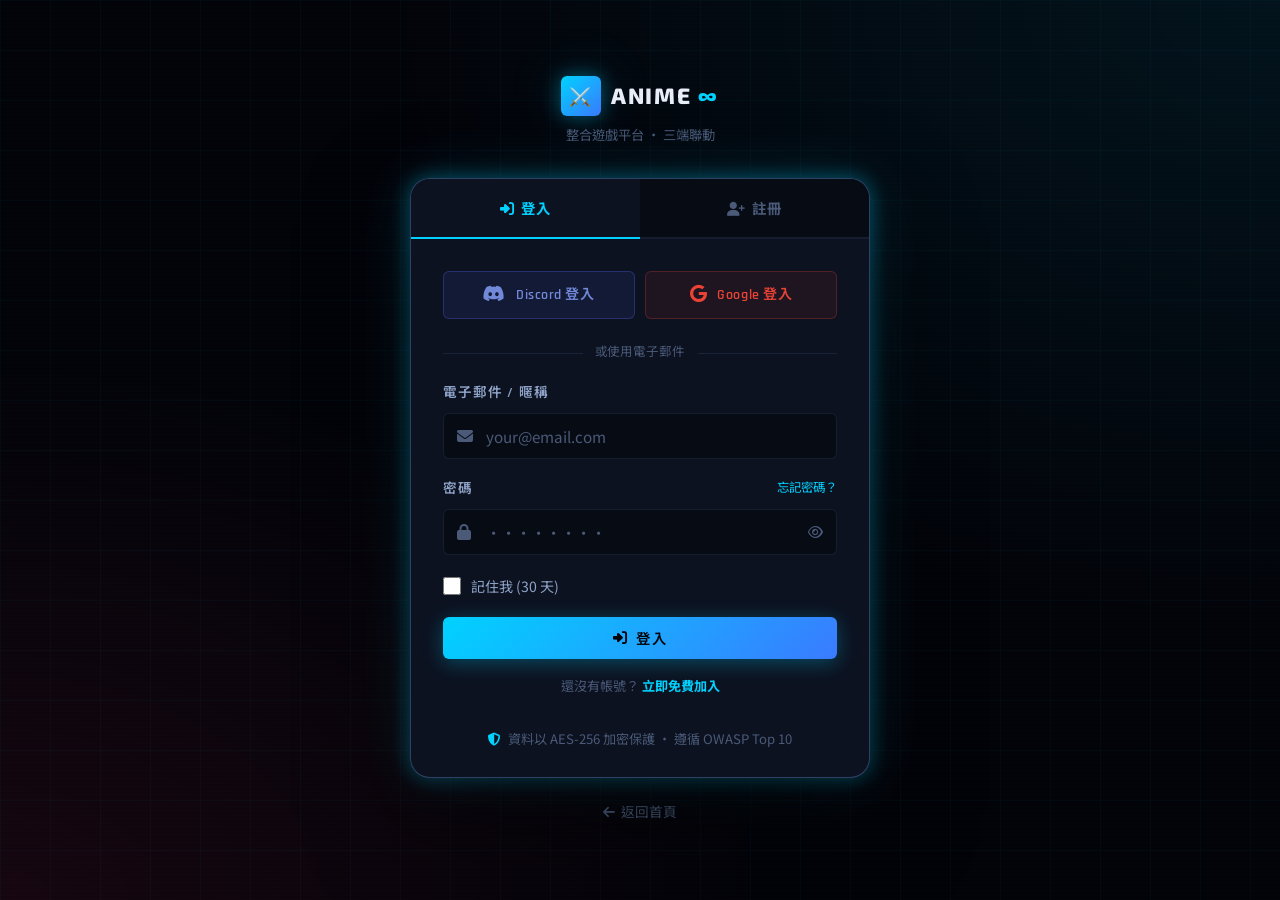
<file: dashboard/index.html>
<!DOCTYPE html>
<html lang="zh-TW" data-theme="dark">
<head>
  <meta charset="UTF-8">
  <meta name="viewport" content="width=device-width, initial-scale=1.0">
  <title>會員中心 — Anime Infinite</title>
  <link rel="stylesheet" href="../assets/css/main.css">
  <link rel="stylesheet" href="https://cdnjs.cloudflare.com/ajax/libs/font-awesome/6.5.0/css/all.min.css">
  <style>
    /* Radar/ring chart for verification */
    .radar-wrap {
      display: flex;
      justify-content: center;
      margin: 16px 0;
    }

    /* Asset cards */
    .asset-card {
      background: var(--bg-card);
      border: 1px solid var(--border-dim);
      border-radius: var(--radius-md);
      padding: 20px 24px;
      display: flex;
      align-items: center;
      gap: 16px;
      transition: all var(--transition);
    }

    .asset-card:hover { border-color: var(--border-glow); transform: translateY(-2px); }

    .asset-icon {
      width: 48px; height: 48px;
      border-radius: var(--radius-md);
      display: flex; align-items: center; justify-content: center;
      font-size: 1.4rem;
      flex-shrink: 0;
    }

    .asset-value {
      font-family: var(--font-display);
      font-size: 1.6rem;
      font-weight: 800;
      line-height: 1;
    }

    .asset-label {
      font-size: 0.78rem;
      color: var(--text-muted);
      font-family: var(--font-ui);
      letter-spacing: 0.06em;
      text-transform: uppercase;
      margin-top: 4px;
    }

    /* History table */
    .history-tag {
      display: inline-flex;
      align-items: center;
      gap: 4px;
      padding: 3px 10px;
      border-radius: 100px;
      font-size: 0.72rem;
      font-weight: 700;
      font-family: var(--font-ui);
      letter-spacing: 0.06em;
    }

    .history-tag.topup   { background:rgba(0,255,136,0.1); color:var(--accent-green); }
    .history-tag.redeem  { background:rgba(0,210,255,0.1); color:var(--accent-cyan); }
    .history-tag.reward  { background:rgba(255,209,102,0.1); color:var(--accent-gold); }
    .history-tag.refund  { background:rgba(255,45,85,0.1); color:var(--accent-crimson); }

    /* Task cards */
    .task-card {
      background: var(--bg-card);
      border: 1px solid var(--border-dim);
      border-radius: var(--radius-md);
      padding: 16px 20px;
      display: flex;
      align-items: center;
      gap: 14px;
      transition: all var(--transition);
    }

    .task-card.completed { opacity: 0.6; }
    .task-card:hover { border-color: var(--border-glow); }

    .task-check {
      width: 28px; height: 28px;
      border-radius: 50%;
      border: 2px solid var(--border-glow);
      display: flex; align-items: center; justify-content: center;
      flex-shrink: 0;
      transition: all var(--transition);
      cursor: pointer;
    }

    .task-check.done {
      background: var(--accent-green);
      border-color: var(--accent-green);
      color: var(--bg-void);
      box-shadow: 0 0 12px rgba(0,255,136,0.4);
    }

    .task-reward {
      margin-left: auto;
      font-family: var(--font-display);
      font-size: 0.9rem;
      font-weight: 700;
      color: var(--accent-gold);
      white-space: nowrap;
    }

    /* Roblox data */
    .roblox-stat {
      background: var(--bg-deep);
      border: 1px solid var(--border-dim);
      border-radius: var(--radius-sm);
      padding: 14px 16px;
      text-align: center;
    }

    .roblox-stat-val {
      font-family: var(--font-display);
      font-size: 1.4rem;
      font-weight: 800;
      margin-bottom: 4px;
    }

    .roblox-stat-label {
      font-size: 0.72rem;
      color: var(--text-muted);
      font-family: var(--font-ui);
      letter-spacing: 0.08em;
      text-transform: uppercase;
    }

    /* Binding row */
    .bind-row {
      display: flex;
      align-items: center;
      justify-content: space-between;
      padding: 14px 0;
      border-bottom: 1px solid var(--border-dim);
      gap: 12px;
    }
    .bind-row:last-child { border-bottom: none; }

    .bind-platform {
      display: flex;
      align-items: center;
      gap: 12px;
    }

    .bind-icon {
      width: 36px; height: 36px;
      border-radius: var(--radius-sm);
      display: flex; align-items: center; justify-content: center;
      font-size: 1.05rem;
      flex-shrink: 0;
    }

    .bind-status-done  { color: var(--accent-green); font-size: 0.82rem; }
    .bind-status-pend  { color: var(--accent-gold);  font-size: 0.82rem; }
    .bind-status-none  { color: var(--text-muted);   font-size: 0.82rem; }

    /* Edit profile */
    .avatar-edit-wrap {
      position: relative;
      width: 72px; height: 72px;
      margin: 0 auto 12px;
    }

    .avatar-edit-btn {
      position: absolute;
      bottom: 0; right: 0;
      width: 24px; height: 24px;
      background: var(--accent-cyan);
      border: 2px solid var(--bg-deep);
      border-radius: 50%;
      display: flex; align-items: center; justify-content: center;
      cursor: pointer;
      font-size: 0.65rem;
      color: var(--bg-void);
    }

    /* Progress overall */
    .overall-progress {
      background: var(--bg-deep);
      border: 1px solid var(--border-dim);
      border-radius: var(--radius-sm);
      padding: 12px 16px;
      margin-top: 12px;
    }

    .progress-bar-wrap {
      height: 6px;
      background: var(--bg-elevated);
      border-radius: 3px;
      overflow: hidden;
      margin-top: 8px;
    }

    .progress-bar-fill {
      height: 100%;
      border-radius: 3px;
      background: linear-gradient(90deg, var(--accent-cyan), var(--accent-blue));
      transition: width 1s ease;
    }

    /* Birthday gift box */
    .birthday-card {
      background: linear-gradient(135deg, rgba(255,209,102,0.08), rgba(255,45,85,0.06));
      border: 1px solid rgba(255,209,102,0.3);
      border-radius: var(--radius-md);
      padding: 20px;
      text-align: center;
      margin-bottom: 20px;
    }

    @media (max-width: 768px) {
      .dashboard-sidebar { width: 100%; position: static; }
      .dashboard-wrap { flex-direction: column; }
    }
  </style>
</head>
<body>
<div class="toast-container" id="toastContainer"></div>

<!-- ══ Navbar ════════════════════════════════════════════════ -->
<nav id="navbar">
  <div class="container">
    <div class="navbar-inner">
      <a href="../index.html" class="navbar-logo">
        <div class="logo-icon">⚔️</div>
        <div class="logo-text">ANIME <span>∞</span></div>
      </a>
      <div class="navbar-nav">
        <a href="../index.html"  class="nav-link">首頁</a>
        <a href="../news.html"   class="nav-link">最新資訊</a>
        <a href="../store.html"  class="nav-link">儲值商城</a>
        <a href="index.html"     class="nav-link active">會員中心</a>
      </div>
      <div class="navbar-actions">
        <div style="position:relative">
          <button class="btn-notif" onclick="toggleNotif()">
            <i class="fa-solid fa-bell"></i>
            <span class="notif-badge" id="notifCount">2</span>
          </button>
          <div class="notif-dropdown" id="notifDropdown">
            <div class="notif-header"><span>通知中心</span></div>
            <div class="notif-item unread" onclick="openModal('notifModal')">
              <div class="notif-icon">🎉</div>
              <div class="notif-body">
                <div class="notif-title">晉升通知</div>
                <div class="notif-preview">恭喜您已被提名晉升為攻略達人...</div>
              </div>
              <div class="notif-time">2分鐘前</div>
            </div>
            <div class="notif-item unread">
              <div class="notif-icon">💎</div>
              <div class="notif-body">
                <div class="notif-title">生日禮包已發送</div>
                <div class="notif-preview">您的星辰禮盒已送達帳戶...</div>
              </div>
              <div class="notif-time">1小時前</div>
            </div>
            <button class="notif-read-btn">查看全部</button>
          </div>
        </div>
        <button class="btn btn-ghost btn-sm" onclick="logout()">
          <i class="fa-solid fa-right-from-bracket"></i> 登出
        </button>
        <button class="navbar-toggle" onclick="toggleMobileNav()"><i class="fa-solid fa-bars"></i></button>
      </div>
    </div>
  </div>
</nav>

<!-- ══ Dashboard Layout ══════════════════════════════════════ -->
<div class="dashboard-wrap">

  <!-- ── Sidebar ─────────────────────────────────────── -->
  <aside class="dashboard-sidebar" id="dashboardSidebar">

    <!-- User profile block -->
    <div class="sidebar-user">
      <div class="avatar-edit-wrap">
        <div class="sidebar-avatar" id="sidebarAvatar">🧙</div>
        <div class="avatar-edit-btn" onclick="openModal('editProfileModal')" title="更改頭像">
          <i class="fa-solid fa-pen"></i>
        </div>
      </div>
      <div class="sidebar-username" id="sidebarName">載入中...</div>
      <div class="sidebar-role" id="sidebarRole">
        <span class="badge badge-cyan">一般使用者</span>
      </div>
      <div style="margin-top:10px;font-size:0.8rem;color:var(--text-muted)">
        UID: <span id="sidebarUID" style="font-family:monospace">—</span>
      </div>
    </div>

    <!-- Verification rings -->
    <div class="verify-rings">
      <div class="verify-rings-title">驗證進度</div>
      <div class="verify-grid" id="verifyGrid">
        <!-- Populated by JS -->
      </div>

      <!-- Overall progress bar -->
      <div class="overall-progress">
        <div style="display:flex;justify-content:space-between;align-items:center">
          <span style="font-size:0.78rem;color:var(--text-secondary);font-family:var(--font-ui);font-weight:600">整體完成度</span>
          <span style="font-size:0.82rem;font-family:var(--font-display);font-weight:800;color:var(--accent-cyan)" id="verifyPct">0%</span>
        </div>
        <div class="progress-bar-wrap">
          <div class="progress-bar-fill" id="verifyProgressBar" style="width:0%"></div>
        </div>
      </div>
    </div>

    <!-- Nav items -->
    <nav class="sidebar-nav">
      <div style="font-size:0.68rem;letter-spacing:0.12em;text-transform:uppercase;color:var(--text-muted);padding:8px 14px 4px">功能選單</div>
      <a class="sidebar-nav-item active" data-tab="overview" onclick="switchTab('overview',this)">
        <i class="fa-solid fa-chart-pie"></i> 資產總覽
      </a>
      <a class="sidebar-nav-item" data-tab="history" onclick="switchTab('history',this)">
        <i class="fa-solid fa-clock-rotate-left"></i> 歷史紀錄
      </a>
      <a class="sidebar-nav-item" data-tab="tasks" onclick="switchTab('tasks',this)">
        <i class="fa-solid fa-list-check"></i> 任務與福利
      </a>
      <a class="sidebar-nav-item" data-tab="bindings" onclick="switchTab('bindings',this)">
        <i class="fa-solid fa-link"></i> 帳號綁定
      </a>
      <a class="sidebar-nav-item" data-tab="security" onclick="switchTab('security',this)">
        <i class="fa-solid fa-shield-halved"></i> 安全設定
      </a>

      <div style="font-size:0.68rem;letter-spacing:0.12em;text-transform:uppercase;color:var(--text-muted);padding:16px 14px 4px">快捷</div>
      <a href="../store.html" class="sidebar-nav-item">
        <i class="fa-solid fa-store"></i> 前往儲值
      </a>
      <a href="../news.html" class="sidebar-nav-item">
        <i class="fa-solid fa-newspaper"></i> 最新資訊
      </a>
    </nav>
  </aside>

  <!-- ── Main Content ────────────────────────────────── -->
  <main class="dashboard-main">

    <!-- Page header -->
    <div style="display:flex;align-items:center;justify-content:space-between;margin-bottom:28px;flex-wrap:wrap;gap:12px">
      <div>
        <h1 style="font-family:var(--font-display);font-size:1.5rem;font-weight:800">
          <span class="text-muted" style="font-weight:400">// </span>
          <span id="pageTitle">資產總覽</span>
        </h1>
        <div style="font-size:0.82rem;color:var(--text-muted);margin-top:4px" id="pageSubtitle">查看您的點數與遊戲內資產</div>
      </div>
      <div class="d-flex gap-8 align-center">
        <div style="font-size:0.78rem;color:var(--text-muted)">最後更新：<span id="lastSync">—</span></div>
        <button class="btn btn-ghost btn-sm" onclick="refreshData()">
          <i class="fa-solid fa-rotate" id="refreshIcon"></i> 同步
        </button>
      </div>
    </div>

    <!-- ═══ TAB: OVERVIEW ═══════════════════════════════ -->
    <div id="tab-overview">

      <!-- Assets row -->
      <div style="display:grid;grid-template-columns:repeat(auto-fill,minmax(200px,1fr));gap:16px;margin-bottom:28px" id="assetGrid">
        <!-- Skeleton -->
        <div class="asset-card"><div style="width:100%"><div class="skeleton skeleton-title"></div><div class="skeleton skeleton-text"></div></div></div>
        <div class="asset-card"><div style="width:100%"><div class="skeleton skeleton-title"></div><div class="skeleton skeleton-text"></div></div></div>
        <div class="asset-card"><div style="width:100%"><div class="skeleton skeleton-title"></div><div class="skeleton skeleton-text"></div></div></div>
      </div>

      <!-- Roblox game data -->
      <div class="card-panel" style="padding:24px;margin-bottom:24px">
        <div style="display:flex;align-items:center;justify-content:space-between;margin-bottom:20px">
          <div>
            <div style="font-family:var(--font-ui);font-size:0.78rem;letter-spacing:0.1em;text-transform:uppercase;color:var(--text-muted);margin-bottom:4px">Roblox 遊戲數據</div>
            <div style="font-family:var(--font-display);font-size:1.1rem;font-weight:700">遊戲內即時資產</div>
          </div>
          <span class="badge badge-green"><i class="fa-solid fa-circle" style="font-size:0.5rem"></i> 已連接</span>
        </div>

        <div style="display:grid;grid-template-columns:repeat(auto-fill,minmax(110px,1fr));gap:12px" id="robloxData">
          <div class="roblox-stat"><div class="skeleton" style="height:32px;margin-bottom:8px"></div><div class="skeleton skeleton-text"></div></div>
          <div class="roblox-stat"><div class="skeleton" style="height:32px;margin-bottom:8px"></div><div class="skeleton skeleton-text"></div></div>
          <div class="roblox-stat"><div class="skeleton" style="height:32px;margin-bottom:8px"></div><div class="skeleton skeleton-text"></div></div>
          <div class="roblox-stat"><div class="skeleton" style="height:32px;margin-bottom:8px"></div><div class="skeleton skeleton-text"></div></div>
          <div class="roblox-stat"><div class="skeleton" style="height:32px;margin-bottom:8px"></div><div class="skeleton skeleton-text"></div></div>
        </div>
      </div>

      <!-- Quick actions -->
      <div style="display:grid;grid-template-columns:repeat(auto-fill,minmax(160px,1fr));gap:12px">
        <a href="../store.html" class="card" style="padding:20px;text-align:center;cursor:pointer;text-decoration:none">
          <div style="font-size:1.8rem;margin-bottom:10px">💰</div>
          <div style="font-family:var(--font-ui);font-size:0.88rem;font-weight:700">前往儲值</div>
          <div style="font-size:0.75rem;color:var(--text-muted);margin-top:4px">購買點數與商品</div>
        </a>
        <div class="card" style="padding:20px;text-align:center;cursor:pointer" onclick="openModal('redeemModal')">
          <div style="font-size:1.8rem;margin-bottom:10px">🎁</div>
          <div style="font-family:var(--font-ui);font-size:0.88rem;font-weight:700">兌換碼</div>
          <div style="font-size:0.75rem;color:var(--text-muted);margin-top:4px">輸入福利碼</div>
        </div>
        <div class="card" style="padding:20px;text-align:center;cursor:pointer" onclick="switchTab('tasks',null)">
          <div style="font-size:1.8rem;margin-bottom:10px">📋</div>
          <div style="font-family:var(--font-ui);font-size:0.88rem;font-weight:700">每日任務</div>
          <div style="font-size:0.75rem;color:var(--text-muted);margin-top:4px">完成任務領獎勵</div>
        </div>
        <div class="card" style="padding:20px;text-align:center;cursor:pointer" onclick="switchTab('bindings',null)">
          <div style="font-size:1.8rem;margin-bottom:10px">🔗</div>
          <div style="font-family:var(--font-ui);font-size:0.88rem;font-weight:700">帳號綁定</div>
          <div style="font-size:0.75rem;color:var(--text-muted);margin-top:4px">完善驗證進度</div>
        </div>
      </div>
    </div>

    <!-- ═══ TAB: HISTORY ═══════════════════════════════ -->
    <div id="tab-history" style="display:none">
      <div class="card-panel" style="padding:0;overflow:hidden">
        <div style="padding:20px 24px;border-bottom:1px solid var(--border-dim);display:flex;align-items:center;justify-content:space-between;flex-wrap:wrap;gap:12px">
          <div style="font-family:var(--font-ui);font-size:0.82rem;font-weight:700;letter-spacing:0.08em;text-transform:uppercase;color:var(--text-muted)">所有交易紀錄</div>
          <div class="d-flex gap-8">
            <select class="form-control" style="padding:7px 12px;font-size:0.82rem;width:auto" id="historyFilter" onchange="filterHistory()">
              <option value="all">全部類型</option>
              <option value="topup">儲值</option>
              <option value="redeem">兌換碼</option>
              <option value="reward">系統獎勵</option>
            </select>
          </div>
        </div>

        <div style="overflow-x:auto">
          <table class="data-table" id="historyTable">
            <thead>
              <tr>
                <th>時間</th>
                <th>類型</th>
                <th>說明</th>
                <th style="text-align:right">點數變動</th>
                <th>狀態</th>
              </tr>
            </thead>
            <tbody id="historyBody">
              <!-- Populated by JS -->
            </tbody>
          </table>
        </div>
      </div>
    </div>

    <!-- ═══ TAB: TASKS ══════════════════════════════════ -->
    <div id="tab-tasks" style="display:none">

      <!-- Birthday gift -->
      <div class="birthday-card" id="birthdayCard" style="display:none">
        <div style="font-size:2.5rem;margin-bottom:8px">🎂</div>
        <div style="font-family:var(--font-display);font-size:1.1rem;font-weight:800;color:var(--accent-gold);margin-bottom:4px">生日快樂！</div>
        <div style="font-size:0.88rem;color:var(--text-secondary);margin-bottom:16px">您的生日禮包「星辰禮盒」已準備好了！</div>
        <button class="btn btn-gold" onclick="claimBirthday()"><i class="fa-solid fa-gift"></i> 立即領取</button>
      </div>

      <!-- Daily tasks -->
      <div class="card-panel" style="padding:24px;margin-bottom:20px">
        <div style="display:flex;align-items:center;justify-content:space-between;margin-bottom:16px">
          <div>
            <div style="font-family:var(--font-display);font-size:1rem;font-weight:700">每日任務</div>
            <div style="font-size:0.78rem;color:var(--text-muted);margin-top:2px">每日 00:00 重置</div>
          </div>
          <div style="font-size:0.82rem;color:var(--text-muted)">重置倒計時：<span id="taskCountdown" style="font-family:monospace;color:var(--accent-cyan)">00:00:00</span></div>
        </div>
        <div style="display:flex;flex-direction:column;gap:10px" id="dailyTasks">
          <!-- Populated by JS -->
        </div>
      </div>

      <!-- Weekly tasks -->
      <div class="card-panel" style="padding:24px">
        <div style="font-family:var(--font-display);font-size:1rem;font-weight:700;margin-bottom:16px">週常任務</div>
        <div style="display:flex;flex-direction:column;gap:10px" id="weeklyTasks">
          <!-- Populated by JS -->
        </div>
      </div>
    </div>

    <!-- ═══ TAB: BINDINGS ══════════════════════════════ -->
    <div id="tab-bindings" style="display:none">
      <div class="card-panel" style="padding:24px">
        <div style="font-family:var(--font-ui);font-size:0.78rem;letter-spacing:0.1em;text-transform:uppercase;color:var(--text-muted);margin-bottom:20px">帳號綁定管理</div>

        <div id="bindingsList">
          <!-- Email -->
          <div class="bind-row">
            <div class="bind-platform">
              <div class="bind-icon" style="background:rgba(0,210,255,0.1);color:var(--accent-cyan)"><i class="fa-solid fa-envelope"></i></div>
              <div>
                <div style="font-family:var(--font-ui);font-weight:700;font-size:0.9rem">電子郵件</div>
                <div style="font-size:0.78rem;color:var(--text-muted)" id="bindEmail">—</div>
              </div>
            </div>
            <div id="bindEmailStatus" class="bind-status-pend">待驗證</div>
          </div>

          <!-- Discord -->
          <div class="bind-row">
            <div class="bind-platform">
              <div class="bind-icon" style="background:rgba(88,101,242,0.1);color:#7289da"><i class="fa-brands fa-discord"></i></div>
              <div>
                <div style="font-family:var(--font-ui);font-weight:700;font-size:0.9rem">Discord</div>
                <div style="font-size:0.78rem;color:var(--text-muted)" id="bindDiscord">尚未綁定</div>
              </div>
            </div>
            <button class="btn btn-outline btn-sm" id="bindDiscordBtn" onclick="bindPlatform('discord')">
              <i class="fa-brands fa-discord"></i> 綁定
            </button>
          </div>

          <!-- Google -->
          <div class="bind-row">
            <div class="bind-platform">
              <div class="bind-icon" style="background:rgba(234,67,53,0.08);color:#ea4335"><i class="fa-brands fa-google"></i></div>
              <div>
                <div style="font-family:var(--font-ui);font-weight:700;font-size:0.9rem">Google</div>
                <div style="font-size:0.78rem;color:var(--text-muted)" id="bindGoogle">尚未綁定</div>
              </div>
            </div>
            <button class="btn btn-outline btn-sm" id="bindGoogleBtn" onclick="bindPlatform('google')">
              <i class="fa-brands fa-google"></i> 綁定
            </button>
          </div>

          <!-- Roblox -->
          <div class="bind-row">
            <div class="bind-platform">
              <div class="bind-icon" style="background:rgba(255,255,255,0.06);color:var(--text-primary)"><i class="fa-solid fa-gamepad"></i></div>
              <div>
                <div style="font-family:var(--font-ui);font-weight:700;font-size:0.9rem">Roblox</div>
                <div style="font-size:0.78rem;color:var(--text-muted)" id="bindRoblox">尚未綁定</div>
              </div>
            </div>
            <button class="btn btn-outline btn-sm" id="bindRobloxBtn" onclick="openModal('robloxBindModal')">
              <i class="fa-solid fa-gamepad"></i> 綁定
            </button>
          </div>

          <!-- Phone -->
          <div class="bind-row">
            <div class="bind-platform">
              <div class="bind-icon" style="background:rgba(0,255,136,0.08);color:var(--accent-green)"><i class="fa-solid fa-mobile-screen-button"></i></div>
              <div>
                <div style="font-family:var(--font-ui);font-weight:700;font-size:0.9rem">手機號碼</div>
                <div style="font-size:0.78rem;color:var(--text-muted)" id="bindPhone">尚未綁定</div>
              </div>
            </div>
            <button class="btn btn-outline btn-sm" id="bindPhoneBtn" onclick="openModal('phoneBindModal')">
              <i class="fa-solid fa-phone"></i> 綁定
            </button>
          </div>
        </div>

        <!-- Purchase restriction notice -->
        <div id="bindNotice" class="maint-banner" style="margin-top:20px">
          <i class="fa-solid fa-triangle-exclamation"></i>
          請完成 Roblox 綁定以解鎖商城與兌換功能
        </div>
      </div>
    </div>

    <!-- ═══ TAB: SECURITY ══════════════════════════════ -->
    <div id="tab-security" style="display:none">
      <div class="card-panel" style="padding:24px;max-width:520px">
        <div style="font-family:var(--font-display);font-size:1rem;font-weight:700;margin-bottom:20px">密碼修改</div>

        <div class="form-group">
          <label class="form-label">目前密碼</label>
          <div class="input-group">
            <i class="fa-solid fa-lock input-icon"></i>
            <input type="password" class="form-control" id="currentPwd" placeholder="輸入目前密碼">
          </div>
        </div>
        <div class="form-group">
          <label class="form-label">新密碼</label>
          <div class="input-group">
            <i class="fa-solid fa-lock input-icon"></i>
            <input type="password" class="form-control" id="newPwd" placeholder="至少 8 碼">
          </div>
        </div>
        <div class="form-group">
          <label class="form-label">確認新密碼</label>
          <div class="input-group">
            <i class="fa-solid fa-lock input-icon"></i>
            <input type="password" class="form-control" id="confirmNewPwd" placeholder="再次輸入">
          </div>
        </div>
        <button class="btn btn-primary" onclick="changePwd()">
          <i class="fa-solid fa-key"></i> 更新密碼
        </button>

        <div class="divider"></div>

        <div style="font-family:var(--font-display);font-size:1rem;font-weight:700;margin-bottom:16px">登入紀錄</div>
        <div id="loginLogs">
          <div class="skeleton skeleton-box" style="margin-bottom:8px"></div>
          <div class="skeleton skeleton-box"></div>
        </div>
      </div>
    </div>

  </main>
</div>

<!-- ══ MODALS ════════════════════════════════════════════════ -->

<!-- Redeem Modal -->
<div class="modal-overlay" id="redeemModal" onclick="closeOnOverlay(event,'redeemModal')">
  <div class="modal">
    <div class="modal-header">
      <div class="modal-title">🎁 兌換碼</div>
      <button class="modal-close" onclick="closeModal('redeemModal')">✕</button>
    </div>
    <div class="modal-body">
      <div class="form-group">
        <label class="form-label">輸入 10 碼兌換碼</label>
        <input type="text" class="form-control" id="dashRedeemInput" maxlength="10"
          style="font-family:monospace;font-size:1.2rem;letter-spacing:0.2em;text-align:center;text-transform:uppercase"
          placeholder="XXXXXXXXXX" oninput="this.value=this.value.toUpperCase().replace(/[^A-Z0-9]/g,'')">
      </div>
      <button class="btn btn-primary w-full" onclick="doRedeemDash()">
        <i class="fa-solid fa-gift"></i> 立即兌換
      </button>
    </div>
  </div>
</div>

<!-- Roblox Bind Modal -->
<div class="modal-overlay" id="robloxBindModal" onclick="closeOnOverlay(event,'robloxBindModal')">
  <div class="modal">
    <div class="modal-header">
      <div class="modal-title"><i class="fa-solid fa-gamepad" style="color:var(--accent-cyan);margin-right:8px"></i>綁定 Roblox 帳號</div>
      <button class="modal-close" onclick="closeModal('robloxBindModal')">✕</button>
    </div>
    <div class="modal-body">
      <div style="background:rgba(0,210,255,0.06);border:1px solid rgba(0,210,255,0.2);border-radius:var(--radius-sm);padding:14px;margin-bottom:20px;font-size:0.85rem;color:var(--text-secondary);line-height:1.7">
        <strong style="color:var(--accent-cyan)">如何綁定？</strong><br>
        1. 在 Roblox 遊戲內輸入指令 <code style="background:rgba(255,255,255,0.08);padding:2px 6px;border-radius:4px;font-family:monospace">/bind</code><br>
        2. 系統將生成一組一次性驗證碼<br>
        3. 將驗證碼貼入下方欄位完成綁定
      </div>
      <div class="form-group">
        <label class="form-label">Roblox 使用者名稱</label>
        <div class="input-group">
          <i class="fa-solid fa-user input-icon"></i>
          <input type="text" class="form-control" id="robloxUsername" placeholder="您的 Roblox 使用者名稱">
        </div>
      </div>
      <div class="form-group">
        <label class="form-label">遊戲內驗證碼</label>
        <div class="input-group">
          <i class="fa-solid fa-key input-icon"></i>
          <input type="text" class="form-control" id="robloxCode" placeholder="6 位數驗證碼" maxlength="6"
            style="font-family:monospace;letter-spacing:0.2em;text-align:center">
        </div>
      </div>
      <button class="btn btn-primary w-full" onclick="bindRoblox()">
        <i class="fa-solid fa-link"></i> 確認綁定
      </button>
    </div>
  </div>
</div>

<!-- Phone Bind Modal -->
<div class="modal-overlay" id="phoneBindModal" onclick="closeOnOverlay(event,'phoneBindModal')">
  <div class="modal">
    <div class="modal-header">
      <div class="modal-title"><i class="fa-solid fa-phone" style="color:var(--accent-green);margin-right:8px"></i>綁定手機號碼</div>
      <button class="modal-close" onclick="closeModal('phoneBindModal')">✕</button>
    </div>
    <div class="modal-body">
      <div class="form-group">
        <label class="form-label">手機號碼</label>
        <div class="input-group">
          <i class="fa-solid fa-phone input-icon"></i>
          <input type="tel" class="form-control" id="phoneInput" placeholder="+886 9XX XXX XXX">
        </div>
      </div>
      <div id="phoneOTPSection" style="display:none">
        <div class="form-group">
          <label class="form-label">簡訊驗證碼</label>
          <input type="text" class="form-control" id="phoneOTP" maxlength="6"
            style="font-family:monospace;letter-spacing:0.3em;text-align:center;font-size:1.3rem" placeholder="000000">
        </div>
      </div>
      <div id="sendOTPBtn">
        <button class="btn btn-primary w-full" onclick="sendPhoneOTP()">
          <i class="fa-solid fa-paper-plane"></i> 發送驗證碼
        </button>
      </div>
      <div id="verifyOTPBtn" style="display:none">
        <button class="btn btn-primary w-full" onclick="verifyPhoneOTP()">
          <i class="fa-solid fa-check"></i> 確認驗證
        </button>
      </div>
    </div>
  </div>
</div>

<!-- Notification Modal -->
<div class="modal-overlay" id="notifModal" onclick="closeOnOverlay(event,'notifModal')">
  <div class="modal">
    <div class="modal-header">
      <div class="modal-title">🎉 晉升通知</div>
      <button class="modal-close" onclick="closeModal('notifModal')">✕</button>
    </div>
    <div class="modal-body">
      <div style="font-size:0.78rem;color:var(--text-muted);margin-bottom:14px">2024-01-15 09:32:11</div>
      <div style="color:var(--text-secondary);line-height:1.9;font-size:0.93rem">
        恭喜您！您已被提名晉升為<strong style="color:var(--accent-cyan)">【攻略達人】</strong>。<br><br>
        請詳細閱讀以下權責明細：<br>
        • 您將獲得在平台發表攻略文章的權限<br>
        • 您的文章將顯示「攻略達人」專屬標籤<br>
        • 享有優先測試新功能的資格<br><br>
        請於 <strong style="color:var(--accent-gold)">7 天內</strong>於下方框格回覆以確認領取資格。
      </div>
    </div>
    <div class="modal-footer">
      <div style="font-family:var(--font-ui);font-size:0.78rem;font-weight:700;letter-spacing:0.08em;text-transform:uppercase;color:var(--text-muted);margin-bottom:10px">回覆管理員</div>
      <div class="input-group">
        <input type="text" class="form-control" id="notifReplyDash" placeholder="輸入您的回覆確認...">
        <button class="input-action" onclick="sendReply()"><i class="fa-solid fa-paper-plane" style="color:var(--accent-cyan)"></i></button>
      </div>
    </div>
  </div>
</div>

<script src="../assets/js/main.js"></script>
<script>
// ── Auth Guard ────────────────────────────────────────
if (!AI.isLoggedIn()) window.location.href = '../auth.html';
const user = AI.getUser();

// ── Init user data ────────────────────────────────────
function initUserUI() {
  if (!user) return;
  document.getElementById('sidebarName').textContent = user.nickname || '玩家';
  document.getElementById('sidebarUID').textContent  = user.id || '—';

  const roleMap = {
    1: ['一般使用者','badge-dim'],
    2: ['VIP 使用者','badge-gold'],
    3: ['YouTuber','badge-crimson'],
    4: ['技術貢獻者','badge-cyan'],
    5: ['攻略達人','badge-cyan'],
    6: ['社群領袖','badge-purple'],
    7: ['先鋒測試員','badge-green'],
    8: ['小幫手','badge-purple'],
    9: ['客服技術','badge-purple'],
    10:['基本管理員','badge-crimson'],
    11:['進階管理員','badge-crimson'],
    12:['總管理員','badge-gold'],
  };
  const [roleName, roleClass] = roleMap[user.role_level || 1] || roleMap[1];
  document.getElementById('sidebarRole').innerHTML = `<span class="badge ${roleClass}">${roleName}</span>`;

  // Build verification rings
  buildVerifyRings();

  // Load data
  loadAssets();
}

// ── Verification rings ────────────────────────────────
const verifyItems = [
  { key:'email',   label:'Email',   icon:'📧', color:'var(--accent-cyan)' },
  { key:'google',  label:'Google',  icon:'🔵', color:'#4285F4' },
  { key:'discord', label:'Discord', icon:'💜', color:'#7289da' },
  { key:'roblox',  label:'Roblox',  icon:'🎮', color:'var(--accent-green)' },
  { key:'phone',   label:'手機',    icon:'📱', color:'var(--accent-gold)' },
];

function buildVerifyRings() {
  const verifications = user.verifications || {};
  const grid = document.getElementById('verifyGrid');
  let done = 0;
  grid.innerHTML = verifyItems.map(item => {
    const isDone = verifications[item.key];
    if (isDone) done++;
    return buildProgressRing(isDone ? 100 : 0, item.color, item.icon, item.label);
  }).join('');

  const pct = Math.round((done / verifyItems.length) * 100);
  setTimeout(() => {
    document.getElementById('verifyPct').textContent = pct + '%';
    document.getElementById('verifyProgressBar').style.width = pct + '%';
  }, 300);
}

// ── Load assets (with skeleton) ───────────────────────
function loadAssets() {
  setTimeout(() => {
    // Simulate API response
    const assets = {
      points:  2480,
      rbx_gems: 1200,
      battle_pass_days: 27,
    };

    document.getElementById('assetGrid').innerHTML = `
      <div class="asset-card">
        <div class="asset-icon" style="background:rgba(255,209,102,0.1)">💰</div>
        <div>
          <div class="asset-value text-gold">${assets.points.toLocaleString()}</div>
          <div class="asset-label">Web 點數</div>
        </div>
      </div>
      <div class="asset-card">
        <div class="asset-icon" style="background:rgba(0,210,255,0.1)">💎</div>
        <div>
          <div class="asset-value text-cyan">${assets.rbx_gems.toLocaleString()}</div>
          <div class="asset-label">遊戲內寶石</div>
        </div>
      </div>
      <div class="asset-card">
        <div class="asset-icon" style="background:rgba(0,255,136,0.1)">🎫</div>
        <div>
          <div class="asset-value text-green">${assets.battle_pass_days}</div>
          <div class="asset-label">Battle Pass 剩餘天數</div>
        </div>
      </div>
    `;

    // Roblox data
    document.getElementById('robloxData').innerHTML = `
      <div class="roblox-stat"><div class="roblox-stat-val text-cyan">Lv.87</div><div class="roblox-stat-label">等級</div></div>
      <div class="roblox-stat"><div class="roblox-stat-val text-gold">12,480</div><div class="roblox-stat-label">總勝場</div></div>
      <div class="roblox-stat"><div class="roblox-stat-val text-crimson">3.2K</div><div class="roblox-stat-label">擊殺數</div></div>
      <div class="roblox-stat"><div class="roblox-stat-val text-green">S3</div><div class="roblox-stat-label">賽季</div></div>
      <div class="roblox-stat"><div class="roblox-stat-val text-purple">黑夜</div><div class="roblox-stat-label">稱號</div></div>
    `;

    document.getElementById('lastSync').textContent = '剛剛';
  }, 800);
}

// ── Load history ──────────────────────────────────────
const historyData = [
  { time:'2024-01-15 14:22', type:'topup',  desc:'購買 500 P 點數包', delta:'+500' },
  { time:'2024-01-15 09:11', type:'redeem', desc:'兌換碼 NEWYEAR2024', delta:'+200' },
  { time:'2024-01-14 00:00', type:'reward', desc:'生日禮包獎勵',       delta:'+500' },
  { time:'2024-01-13 22:05', type:'topup',  desc:'購買 1000 P 超值包', delta:'+1000' },
  { time:'2024-01-12 15:30', type:'reward', desc:'每日登入獎勵',       delta:'+10' },
  { time:'2024-01-10 11:22', type:'topup',  desc:'購買 200 P 入門包',  delta:'+200' },
];

function renderHistory(data) {
  document.getElementById('historyBody').innerHTML = data.map(r => `
    <tr>
      <td class="td-mono">${r.time}</td>
      <td><span class="history-tag ${r.type}">${{topup:'儲值',redeem:'兌換碼',reward:'獎勵',refund:'退款'}[r.type]}</span></td>
      <td>${r.desc}</td>
      <td style="text-align:right;font-family:var(--font-display);font-weight:700;color:${r.delta.startsWith('+') ? 'var(--accent-green)' : 'var(--accent-crimson)'}">${r.delta} P</td>
      <td><span class="badge badge-green">成功</span></td>
    </tr>
  `).join('');
}

function filterHistory() {
  const f = document.getElementById('historyFilter').value;
  renderHistory(f === 'all' ? historyData : historyData.filter(r => r.type === f));
}

// ── Tasks ─────────────────────────────────────────────
const tasks = {
  daily: [
    { id:1, label:'每日登入', reward:'+10 P', done:true },
    { id:2, label:'完成 1 場戰鬥', reward:'+20 P', done:true },
    { id:3, label:'瀏覽任意攻略文章', reward:'+5 P', done:false },
    { id:4, label:'在社群按讚 3 次', reward:'+5 P', done:false },
  ],
  weekly: [
    { id:5, label:'累計勝利 10 場', reward:'+100 P', done:false },
    { id:6, label:'儲值任意金額', reward:'+50 P', done:false },
    { id:7, label:'分享任意文章', reward:'+30 P', done:false },
  ]
};

function renderTasks() {
  const make = t => `
    <div class="task-card ${t.done ? 'completed' : ''}">
      <div class="task-check ${t.done ? 'done' : ''}" onclick="toggleTask(${t.id},this)">
        ${t.done ? '<i class="fa-solid fa-check" style="font-size:0.75rem"></i>' : ''}
      </div>
      <div style="flex:1">
        <div style="font-family:var(--font-ui);font-weight:600;font-size:0.9rem">${t.label}</div>
      </div>
      <div class="task-reward">${t.reward}</div>
    </div>
  `;
  document.getElementById('dailyTasks').innerHTML  = tasks.daily.map(make).join('');
  document.getElementById('weeklyTasks').innerHTML = tasks.weekly.map(make).join('');
}

function toggleTask(id, el) {
  const task = [...tasks.daily, ...tasks.weekly].find(t => t.id === id);
  if (!task || task.done) return;
  task.done = true;
  el.classList.add('done');
  el.innerHTML = '<i class="fa-solid fa-check" style="font-size:0.75rem"></i>';
  el.closest('.task-card').classList.add('completed');
  showToast('success', '任務完成！', `獎勵 ${task.reward} 已發放`);
}

// ── Tab system ────────────────────────────────────────
const tabs = ['overview','history','tasks','bindings','security'];
const tabTitles = {
  overview: ['資產總覽','查看您的點數與遊戲內資產'],
  history:  ['歷史紀錄','所有儲值與兌換紀錄'],
  tasks:    ['任務與福利','完成任務領取獎勵'],
  bindings: ['帳號綁定','管理您的平台連結'],
  security: ['安全設定','密碼與登入管理'],
};

function switchTab(name, el) {
  tabs.forEach(t => {
    document.getElementById(`tab-${t}`).style.display = t === name ? 'block' : 'none';
  });
  document.querySelectorAll('.sidebar-nav-item').forEach(i => i.classList.remove('active'));
  if (el) el.classList.add('active');
  else document.querySelector(`[data-tab="${name}"]`)?.classList.add('active');

  const [title, sub] = tabTitles[name] || ['',''];
  document.getElementById('pageTitle').textContent    = title;
  document.getElementById('pageSubtitle').textContent = sub;

  // Lazy load
  if (name === 'history') { renderHistory(historyData); }
  if (name === 'tasks')   { renderTasks(); }
  if (name === 'bindings') { loadBindings(); }
  if (name === 'security') { loadLoginLogs(); }
}

// ── Bindings ──────────────────────────────────────────
function loadBindings() {
  const v = user.verifications || {};
  const setStatus = (id, statusId, btnId, text, done) => {
    document.getElementById(id).textContent = text;
    const badge = `<span class="bind-status-${done?'done':'none'}">${done ? '<i class="fa-solid fa-check-circle"></i> 已綁定' : '尚未綁定'}</span>`;
    if (statusId) document.getElementById(statusId).innerHTML = badge;
    if (btnId && done) {
      document.getElementById(btnId).innerHTML = '<i class="fa-solid fa-check"></i> 已綁定';
      document.getElementById(btnId).disabled = true;
      document.getElementById(btnId).className = 'btn btn-ghost btn-sm';
    }
  };
  setStatus('bindEmail', 'bindEmailStatus', null, user.email || '—', v.email);
  setStatus('bindDiscord', null, 'bindDiscordBtn', v.discord ? user.discord_tag || 'discord#0000' : '尚未綁定', v.discord);
  setStatus('bindGoogle',  null, 'bindGoogleBtn',  v.google  ? user.google_email || '已綁定'       : '尚未綁定', v.google);
  setStatus('bindRoblox',  null, 'bindRobloxBtn',  v.roblox  ? user.roblox_name  || 'Roblox 帳號'  : '尚未綁定', v.roblox);
  setStatus('bindPhone',   null, 'bindPhoneBtn',   v.phone   ? user.phone_masked || '已綁定'        : '尚未綁定', v.phone);

  if (v.roblox) document.getElementById('bindNotice')?.style.setProperty('display','none');
}

function bindPlatform(provider) {
  const w = window.open(`../api/auth.php?action=bind&provider=${provider}&token=${AI.getToken()}`, 'bind', 'width=480,height=640');
  const chk = setInterval(() => {
    if (w && w.closed) { clearInterval(chk); loadBindings(); buildVerifyRings(); }
  }, 500);
}

function bindRoblox() {
  const username = document.getElementById('robloxUsername').value.trim();
  const code     = document.getElementById('robloxCode').value.trim();
  if (!username || !code) { showToast('error','請填寫完整','使用者名稱與驗證碼為必填'); return; }
  apiFetch('user.php', {
    method:'POST',
    body: JSON.stringify({ action:'bind_roblox', username, code })
  }).then(d => {
    if (d.success) {
      showToast('success','綁定成功！','Roblox 帳號已連結');
      closeModal('robloxBindModal');
      loadBindings(); buildVerifyRings();
    } else showToast('error','綁定失敗', d.message);
  });
}

function sendPhoneOTP() {
  const phone = document.getElementById('phoneInput').value.trim();
  if (!phone) { showToast('error','請輸入手機號碼'); return; }
  apiFetch('user.php', { method:'POST', body: JSON.stringify({ action:'send_otp', phone }) })
    .then(d => {
      if (d.success) {
        document.getElementById('phoneOTPSection').style.display = 'block';
        document.getElementById('sendOTPBtn').style.display = 'none';
        document.getElementById('verifyOTPBtn').style.display = 'block';
        showToast('success','已發送','請查看您的簡訊');
      } else showToast('error','發送失敗', d.message);
    });
}

function verifyPhoneOTP() {
  const otp   = document.getElementById('phoneOTP').value.trim();
  const phone = document.getElementById('phoneInput').value.trim();
  apiFetch('user.php', { method:'POST', body: JSON.stringify({ action:'verify_otp', phone, otp }) })
    .then(d => {
      if (d.success) {
        showToast('success','手機號碼已綁定！');
        closeModal('phoneBindModal');
        loadBindings(); buildVerifyRings();
      } else showToast('error','驗證失敗', d.message);
    });
}

function changePwd() {
  const cur  = document.getElementById('currentPwd').value;
  const npwd = document.getElementById('newPwd').value;
  const cnf  = document.getElementById('confirmNewPwd').value;
  if (!cur || !npwd) { showToast('error','請填寫所有欄位'); return; }
  if (npwd !== cnf)  { showToast('error','新密碼不一致'); return; }
  if (npwd.length < 8) { showToast('error','密碼太短','至少需 8 個字元'); return; }
  apiFetch('user.php', { method:'POST', body: JSON.stringify({ action:'change_password', current: cur, new_password: npwd }) })
    .then(d => {
      if (d.success) {
        showToast('success','密碼已更新');
        document.getElementById('currentPwd').value = '';
        document.getElementById('newPwd').value = '';
        document.getElementById('confirmNewPwd').value = '';
      } else showToast('error','更新失敗', d.message);
    });
}

function loadLoginLogs() {
  setTimeout(() => {
    document.getElementById('loginLogs').innerHTML = `
      <table class="data-table">
        <thead><tr><th>時間</th><th>裝置</th><th>IP</th><th>狀態</th></tr></thead>
        <tbody>
          <tr><td class="td-mono">2024-01-15 14:00</td><td>Chrome / Win10</td><td>xxx.xxx.xx.1</td><td><span class="badge badge-green">成功</span></td></tr>
          <tr><td class="td-mono">2024-01-14 09:22</td><td>Safari / iOS</td><td>xxx.xxx.xx.2</td><td><span class="badge badge-green">成功</span></td></tr>
          <tr><td class="td-mono">2024-01-13 21:05</td><td>Chrome / Mac</td><td>xxx.xxx.xx.3</td><td><span class="badge badge-green">成功</span></td></tr>
        </tbody>
      </table>
    `;
  }, 500);
}

function refreshData() {
  const icon = document.getElementById('refreshIcon');
  icon.classList.add('fa-spin');
  loadAssets();
  setTimeout(() => icon.classList.remove('fa-spin'), 1000);
}

function doRedeemDash() {
  const code = document.getElementById('dashRedeemInput').value.trim();
  if (code.length !== 10) { showToast('error','格式錯誤','兌換碼必須為 10 碼'); return; }
  apiFetch('redeem.php', { method:'POST', body: JSON.stringify({ code }) })
    .then(d => {
      if (d.success) { showToast('success','兌換成功！', d.message); closeModal('redeemModal'); }
      else showToast('error','兌換失敗', d.message);
    });
}

function claimBirthday() {
  apiFetch('user.php', { method:'POST', body: JSON.stringify({ action:'claim_birthday' }) })
    .then(d => {
      if (d.success) { showToast('success','生日快樂！','禮包已發送至您的帳戶 🎂'); document.getElementById('birthdayCard').style.display = 'none'; }
    });
}

function sendReply() {
  const v = document.getElementById('notifReplyDash').value.trim();
  if (!v) return;
  showToast('success','回覆已送出'); document.getElementById('notifReplyDash').value = '';
  closeModal('notifModal');
}

function toggleNotif() { document.getElementById('notifDropdown').classList.toggle('open'); }

// ── Task countdown ────────────────────────────────────
function updateTaskCountdown() {
  const now = new Date();
  const midnight = new Date(now); midnight.setHours(24,0,0,0);
  const diff = midnight - now;
  const h = String(Math.floor(diff/3600000)).padStart(2,'0');
  const m = String(Math.floor((diff%3600000)/60000)).padStart(2,'0');
  const s = String(Math.floor((diff%60000)/1000)).padStart(2,'0');
  const el = document.getElementById('taskCountdown');
  if (el) el.textContent = `${h}:${m}:${s}`;
}
setInterval(updateTaskCountdown, 1000);
updateTaskCountdown();

// ── Boot ─────────────────────────────────────────────
initUserUI();

// Check new user
if (new URLSearchParams(location.search).get('new') === '1') {
  showToast('success', '歡迎加入！', '請完成帳號綁定以解鎖全部功能 🎮');
  setTimeout(() => switchTab('bindings', null), 2000);
}
</script>
</body>
</html>
</file>
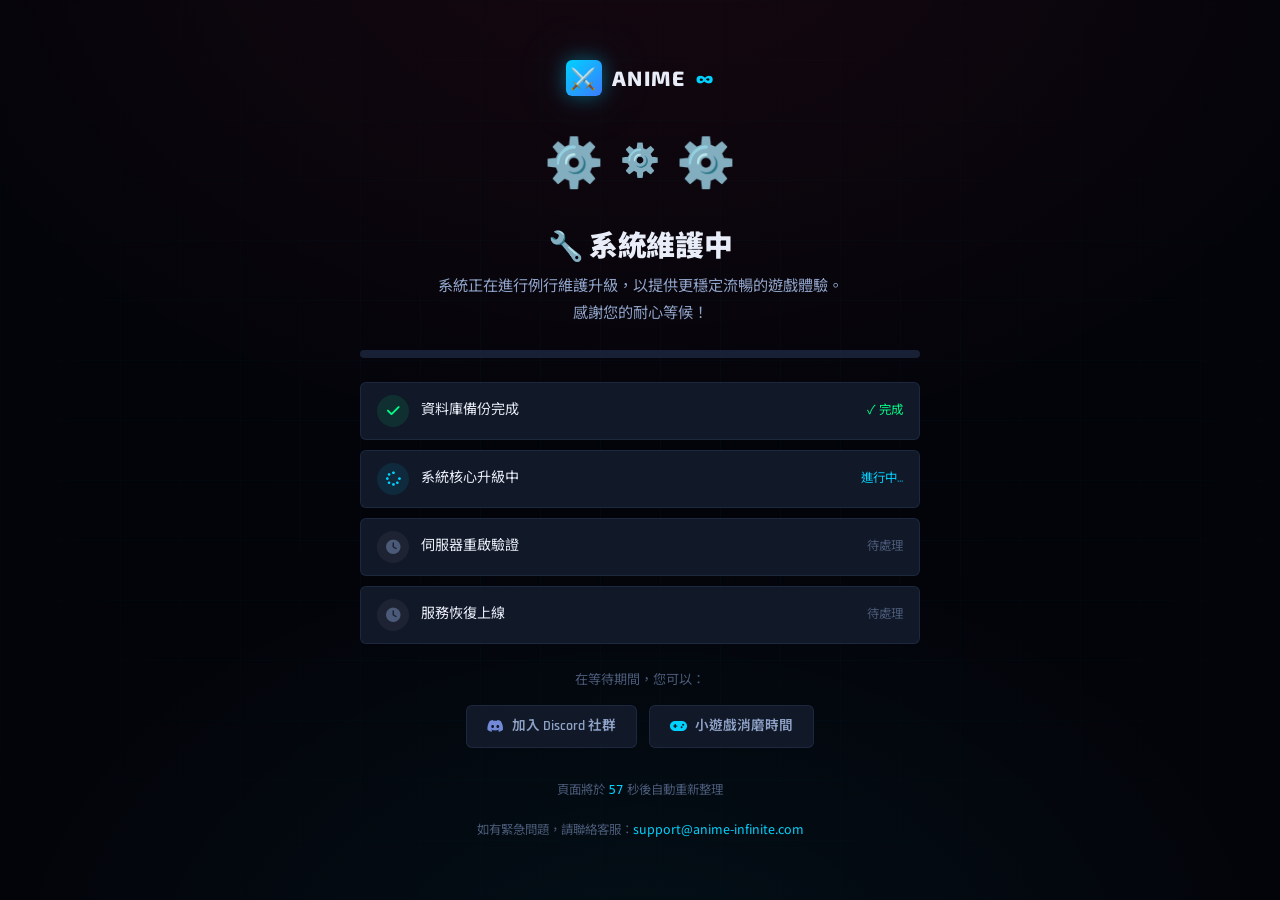
<file: maintenance/index.html>
<!DOCTYPE html>
<html lang="zh-TW" data-theme="dark">
<head>
  <meta charset="UTF-8">
  <meta name="viewport" content="width=device-width, initial-scale=1.0">
  <title>系統維護中 — Anime Infinite</title>
  <link rel="stylesheet" href="../assets/css/main.css">
  <link rel="stylesheet" href="https://cdnjs.cloudflare.com/ajax/libs/font-awesome/6.5.0/css/all.min.css">
  <style>
    body { display:flex; align-items:center; justify-content:center; min-height:100vh; padding:24px; overflow:hidden; }

    .maint-wrap {
      position: relative; z-index: 2;
      text-align: center; max-width: 560px; width: 100%;
    }

    /* Rotating gear */
    .gear-wrap {
      display: flex; align-items: center; justify-content: center;
      gap: 16px; font-size: 3rem; margin-bottom: 32px;
    }
    .gear-a { animation: gearRotateA 4s linear infinite; display: inline-block; }
    .gear-b { animation: gearRotateB 3s linear infinite; display: inline-block; font-size: 2rem; }
    @keyframes gearRotateA { to { transform: rotate(360deg); } }
    @keyframes gearRotateB { to { transform: rotate(-360deg); } }

    /* Progress bar */
    .maint-progress-wrap {
      background: var(--bg-elevated);
      border-radius: 8px; height: 8px;
      overflow: hidden; margin: 24px 0;
    }
    .maint-progress-bar {
      height: 100%;
      background: linear-gradient(90deg, var(--accent-cyan), var(--accent-blue));
      border-radius: 8px;
      width: 0%;
      animation: progressFill 60s linear infinite;
      box-shadow: var(--glow-cyan);
    }
    @keyframes progressFill {
      0%   { width: 0%; }
      100% { width: 100%; }
    }

    /* Status items */
    .status-list { display: flex; flex-direction: column; gap: 10px; margin: 24px 0; }
    .status-item {
      display: flex; align-items: center; gap: 12px;
      background: var(--bg-card); border: 1px solid var(--border-dim);
      border-radius: var(--radius-sm); padding: 12px 16px;
      font-family: var(--font-ui); font-size: 0.88rem;
    }
    .status-icon {
      width: 32px; height: 32px; border-radius: 50%;
      display: flex; align-items: center; justify-content: center;
      font-size: 0.9rem; flex-shrink: 0;
    }
    .status-done  { background: rgba(0,255,136,0.1);  color: var(--accent-green); }
    .status-prog  { background: rgba(0,210,255,0.1);  color: var(--accent-cyan); }
    .status-pend  { background: rgba(255,255,255,0.05); color: var(--text-muted); }

    /* ETA countdown */
    .eta-box {
      background: var(--bg-panel); border: 1px solid var(--border-glow);
      border-radius: var(--radius-md); padding: 20px;
      margin-bottom: 24px;
    }
    .eta-time {
      font-family: var(--font-display);
      font-size: 2.5rem; font-weight: 900;
      color: var(--accent-cyan); letter-spacing: 0.05em;
      line-height: 1; margin: 8px 0;
      text-shadow: var(--glow-cyan);
    }

    /* Background grid */
    .maint-bg {
      position: fixed; inset: 0;
      background:
        radial-gradient(ellipse 60% 60% at 50% -10%, rgba(255,45,85,0.08), transparent),
        radial-gradient(ellipse 50% 50% at 50% 110%, rgba(0,210,255,0.06), transparent),
        var(--bg-void);
    }
    .maint-grid {
      position: fixed; inset: 0;
      background-image:
        linear-gradient(rgba(0,210,255,0.03) 1px, transparent 1px),
        linear-gradient(90deg, rgba(0,210,255,0.03) 1px, transparent 1px);
      background-size: 60px 60px;
      mask-image: radial-gradient(ellipse 80% 80% at 50% 50%, black, transparent);
    }

    /* Mini game teaser */
    .minigame-btn {
      display: inline-flex; align-items: center; gap: 8px;
      background: var(--bg-card); border: 1px solid var(--border-dim);
      border-radius: var(--radius-sm); padding: 10px 20px;
      font-family: var(--font-ui); font-size: 0.85rem; font-weight: 600;
      color: var(--text-secondary); cursor: pointer; transition: all var(--transition);
      text-decoration: none; margin: 4px;
    }
    .minigame-btn:hover { border-color: var(--border-glow); color: var(--text-primary); }
  </style>
</head>
<body>
<div class="maint-bg"></div>
<div class="maint-grid"></div>

<div class="maint-wrap">
  <!-- Logo -->
  <div style="margin-bottom:24px">
    <div style="display:inline-flex;align-items:center;gap:10px;font-family:var(--font-display);font-size:1.3rem;font-weight:800;letter-spacing:0.08em">
      <div style="width:36px;height:36px;background:linear-gradient(135deg,var(--accent-cyan),var(--accent-blue));border-radius:6px;display:flex;align-items:center;justify-content:center;box-shadow:var(--glow-cyan)">⚔️</div>
      ANIME <span style="color:var(--accent-cyan)">∞</span>
    </div>
  </div>

  <!-- Gears -->
  <div class="gear-wrap">
    <span class="gear-a">⚙️</span>
    <span class="gear-b">⚙️</span>
    <span class="gear-a" style="animation-delay:-1s">⚙️</span>
  </div>

  <h1 style="font-family:var(--font-display);font-size:1.8rem;font-weight:900;margin-bottom:8px" id="maintTitle">
    🔧 系統維護中
  </h1>
  <p style="color:var(--text-secondary);font-size:0.95rem;line-height:1.8;margin-bottom:16px" id="maintMessage">
    系統正在進行例行維護升級，以提供更穩定流暢的遊戲體驗。<br>感謝您的耐心等候！
  </p>

  <!-- ETA Countdown -->
  <div class="eta-box" id="etaBox" style="display:none">
    <div style="font-family:var(--font-ui);font-size:0.75rem;letter-spacing:0.12em;text-transform:uppercase;color:var(--text-muted)">預計完成時間</div>
    <div class="eta-time" id="etaCountdown">--:--:--</div>
    <div style="font-size:0.8rem;color:var(--text-muted)" id="etaLabel">剩餘時間</div>
  </div>

  <!-- Progress bar -->
  <div class="maint-progress-wrap">
    <div class="maint-progress-bar"></div>
  </div>

  <!-- Status checklist -->
  <div class="status-list">
    <div class="status-item">
      <div class="status-icon status-done"><i class="fa-solid fa-check"></i></div>
      <span>資料庫備份完成</span>
      <span style="margin-left:auto;color:var(--accent-green);font-size:0.78rem">✓ 完成</span>
    </div>
    <div class="status-item">
      <div class="status-icon status-prog"><i class="fa-solid fa-spinner fa-spin"></i></div>
      <span>系統核心升級中</span>
      <span style="margin-left:auto;color:var(--accent-cyan);font-size:0.78rem">進行中...</span>
    </div>
    <div class="status-item">
      <div class="status-icon status-pend"><i class="fa-solid fa-clock"></i></div>
      <span>伺服器重啟驗證</span>
      <span style="margin-left:auto;color:var(--text-muted);font-size:0.78rem">待處理</span>
    </div>
    <div class="status-item">
      <div class="status-icon status-pend"><i class="fa-solid fa-clock"></i></div>
      <span>服務恢復上線</span>
      <span style="margin-left:auto;color:var(--text-muted);font-size:0.78rem">待處理</span>
    </div>
  </div>

  <!-- Actions -->
  <div style="margin-top:24px">
    <p style="color:var(--text-muted);font-size:0.82rem;margin-bottom:12px">在等待期間，您可以：</p>
    <div>
      <a href="https://discord.gg/anime-infinite" target="_blank" class="minigame-btn">
        <i class="fa-brands fa-discord" style="color:#7289da"></i> 加入 Discord 社群
      </a>
      <a href="#" onclick="startMiniGame()" class="minigame-btn">
        <i class="fa-solid fa-gamepad" style="color:var(--accent-cyan)"></i> 小遊戲消磨時間
      </a>
    </div>
  </div>

  <!-- Auto-refresh notice -->
  <div style="margin-top:28px;font-size:0.78rem;color:var(--text-muted)">
    頁面將於 <span id="refreshCountdown" style="font-family:monospace;color:var(--accent-cyan)">60</span> 秒後自動重新整理
    <br><br>
    如有緊急問題，請聯絡客服：<a href="mailto:support@anime-infinite.com" style="color:var(--accent-cyan)">support@anime-infinite.com</a>
  </div>
</div>

<!-- Mini Game Modal -->
<div class="modal-overlay" id="miniGameModal" onclick="this.classList.remove('open')" style="z-index:9999">
  <div class="modal" style="max-width:420px" onclick="event.stopPropagation()">
    <div class="modal-header">
      <div class="modal-title">🎮 猜數字小遊戲</div>
      <button class="modal-close" onclick="document.getElementById('miniGameModal').classList.remove('open')">✕</button>
    </div>
    <div class="modal-body" style="text-align:center">
      <p style="color:var(--text-secondary);margin-bottom:16px">我想了一個 1 ~ 100 的數字，猜猜看？</p>
      <div style="font-family:var(--font-display);font-size:1.3rem;font-weight:800;margin-bottom:16px" id="mgResult">—</div>
      <div style="display:flex;gap:8px;justify-content:center;margin-bottom:16px">
        <input type="number" class="form-control" id="mgInput" min="1" max="100"
          style="max-width:120px;text-align:center;font-size:1.1rem"
          placeholder="1 ~ 100"
          onkeydown="if(event.key==='Enter')guessNumber()">
        <button class="btn btn-primary" onclick="guessNumber()">猜！</button>
      </div>
      <div style="font-size:0.82rem;color:var(--text-muted)">嘗試次數：<span id="mgAttempts" style="color:var(--accent-gold);font-weight:700">0</span></div>
    </div>
  </div>
</div>

<script>
  // ── Fetch maintenance data ────────────────────────────────
  fetch('../api/admin.php?action=get_maintenance')
    .then(r => r.json())
    .then(d => {
      if (!d.success || !d.data) return;
      const { title, message, eta } = d.data;
      if (title)   document.getElementById('maintTitle').textContent   = title;
      if (message) document.getElementById('maintMessage').textContent = message;
      if (eta)     startETACountdown(eta);
    })
    .catch(() => {});

  // ── ETA Countdown ─────────────────────────────────────────
  function startETACountdown(etaStr) {
    const etaBox = document.getElementById('etaBox');
    const etaEl  = document.getElementById('etaCountdown');
    const end    = new Date(etaStr).getTime();
    if (isNaN(end)) return;
    etaBox.style.display = 'block';

    const tick = () => {
      const diff = end - Date.now();
      if (diff <= 0) {
        etaEl.textContent = '即將完成...';
        return;
      }
      const h = Math.floor(diff / 3600000);
      const m = Math.floor((diff % 3600000) / 60000);
      const s = Math.floor((diff % 60000) / 1000);
      etaEl.textContent = `${String(h).padStart(2,'0')}:${String(m).padStart(2,'0')}:${String(s).padStart(2,'0')}`;
      setTimeout(tick, 1000);
    };
    tick();
  }

  // ── Auto-refresh ──────────────────────────────────────────
  let refreshSec = 60;
  const refreshEl = document.getElementById('refreshCountdown');
  const refreshTimer = setInterval(() => {
    refreshSec--;
    if (refreshEl) refreshEl.textContent = refreshSec;
    if (refreshSec <= 0) {
      clearInterval(refreshTimer);
      // Check if site is back online
      fetch('../api/auth.php?action=ping')
        .then(r => { if (r.ok) window.location.href = '../index.html'; })
        .catch(() => { refreshSec = 60; });
    }
  }, 1000);

  // ── Mini Game ─────────────────────────────────────────────
  let mgSecret   = Math.floor(Math.random() * 100) + 1;
  let mgAttempts = 0;

  function startMiniGame() {
    mgSecret   = Math.floor(Math.random() * 100) + 1;
    mgAttempts = 0;
    document.getElementById('mgResult').textContent = '—';
    document.getElementById('mgAttempts').textContent = '0';
    document.getElementById('mgInput').value = '';
    document.getElementById('miniGameModal').classList.add('open');
  }

  function guessNumber() {
    const val = parseInt(document.getElementById('mgInput').value);
    if (!val || val < 1 || val > 100) {
      document.getElementById('mgResult').textContent = '請輸入 1 ~ 100 的數字';
      return;
    }
    mgAttempts++;
    document.getElementById('mgAttempts').textContent = mgAttempts;

    if (val === mgSecret) {
      document.getElementById('mgResult').innerHTML =
        `<span style="color:var(--accent-green)">🎉 答對了！答案是 ${mgSecret}，您猜了 ${mgAttempts} 次！</span>`;
      setTimeout(() => {
        mgSecret   = Math.floor(Math.random() * 100) + 1;
        mgAttempts = 0;
        document.getElementById('mgInput').value = '';
        document.getElementById('mgResult').textContent = '再來一局！';
      }, 2000);
    } else {
      const hint = val < mgSecret ? '太小了 📉' : '太大了 📈';
      document.getElementById('mgResult').innerHTML =
        `<span style="color:var(--accent-gold)">${hint}</span>`;
    }
  }
</script>
</body>
</html>
</file>
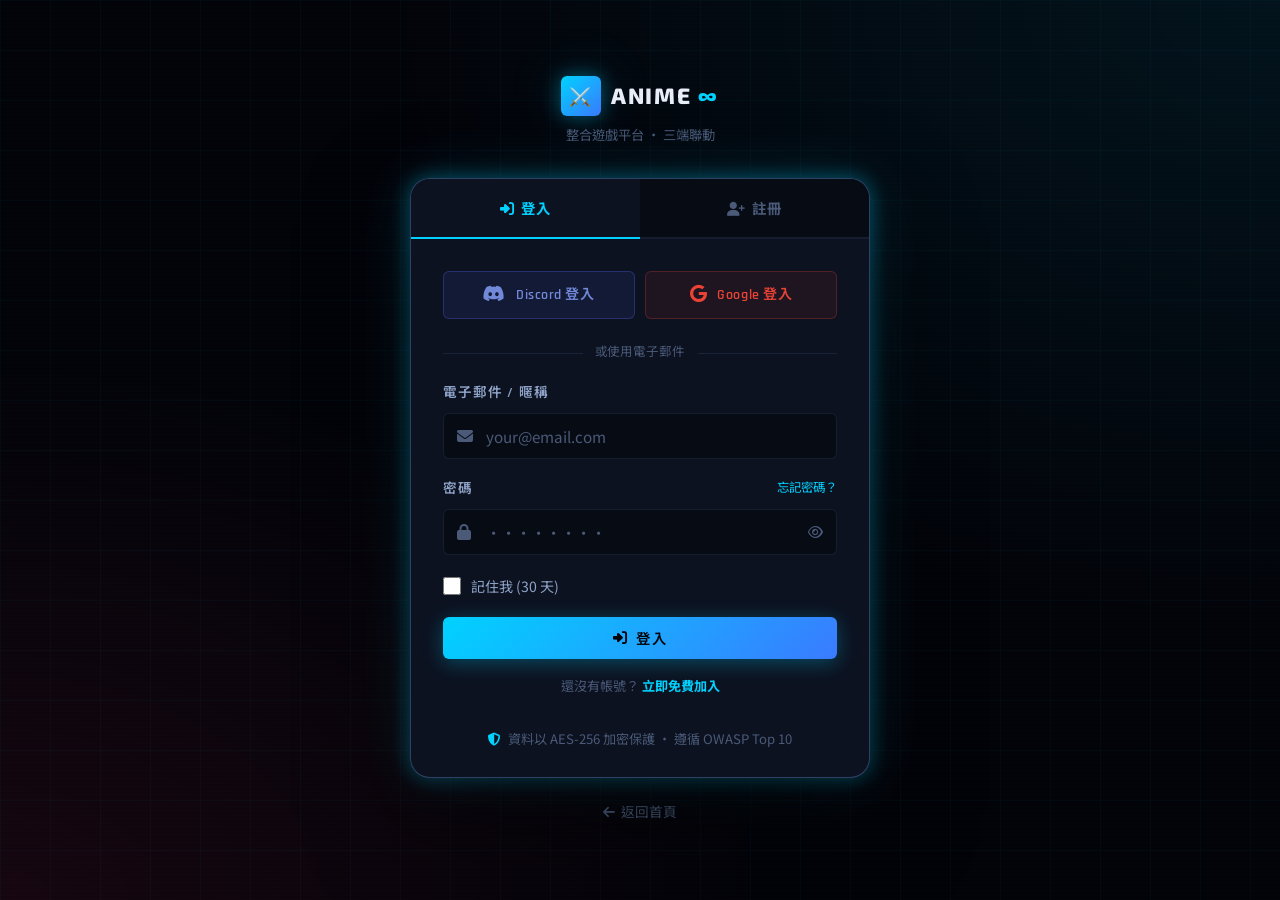
<file: auth.html>
<!DOCTYPE html>
<html lang="zh-TW" data-theme="dark">
<head>
  <meta charset="UTF-8">
  <meta name="viewport" content="width=device-width, initial-scale=1.0">
  <title>登入 / 註冊 — Anime Infinite</title>
  <link rel="stylesheet" href="assets/css/main.css">
  <link rel="stylesheet" href="https://cdnjs.cloudflare.com/ajax/libs/font-awesome/6.5.0/css/all.min.css">
  <style>
    .auth-page {
      min-height: 100vh;
      display: flex;
      align-items: center;
      justify-content: center;
      padding: 32px 16px;
      position: relative;
      overflow: hidden;
    }

    .auth-bg {
      position: fixed;
      inset: 0;
      background:
        radial-gradient(ellipse 60% 60% at 0% 100%, rgba(255,45,85,0.08), transparent),
        radial-gradient(ellipse 70% 70% at 100% 0%, rgba(0,210,255,0.08), transparent),
        var(--bg-void);
      z-index: 0;
    }

    .auth-grid-bg {
      position: fixed;
      inset: 0;
      background-image:
        linear-gradient(rgba(0,210,255,0.03) 1px, transparent 1px),
        linear-gradient(90deg, rgba(0,210,255,0.03) 1px, transparent 1px);
      background-size: 50px 50px;
      z-index: 0;
    }

    .auth-wrap {
      position: relative;
      z-index: 2;
      width: 100%;
      max-width: 460px;
    }

    .auth-logo {
      text-align: center;
      margin-bottom: 32px;
    }

    .auth-logo a {
      display: inline-flex;
      align-items: center;
      gap: 10px;
      font-family: var(--font-display);
      font-size: 1.4rem;
      font-weight: 800;
      letter-spacing: 0.08em;
      color: var(--text-primary);
      text-decoration: none;
    }

    .auth-logo .logo-icon {
      width: 40px; height: 40px;
      background: linear-gradient(135deg, var(--accent-cyan), var(--accent-blue));
      border-radius: var(--radius-sm);
      display: flex; align-items: center; justify-content: center;
      font-size: 1.1rem;
      box-shadow: var(--glow-cyan);
    }

    .auth-box {
      background: var(--bg-panel);
      border: 1px solid var(--border-glow);
      border-radius: var(--radius-lg);
      overflow: hidden;
      box-shadow: 0 40px 100px rgba(0,0,0,0.5), var(--glow-cyan);
    }

    .auth-tabs {
      display: grid;
      grid-template-columns: 1fr 1fr;
    }

    .auth-tab-btn {
      padding: 18px;
      text-align: center;
      font-family: var(--font-ui);
      font-size: 0.9rem;
      font-weight: 700;
      letter-spacing: 0.08em;
      text-transform: uppercase;
      color: var(--text-muted);
      background: var(--bg-deep);
      border: none;
      border-bottom: 2px solid var(--border-dim);
      cursor: pointer;
      transition: all var(--transition);
    }

    .auth-tab-btn.active {
      color: var(--accent-cyan);
      background: var(--bg-panel);
      border-bottom-color: var(--accent-cyan);
    }

    .auth-body { padding: 32px; }

    .sso-grid {
      display: grid;
      grid-template-columns: 1fr 1fr;
      gap: 10px;
      margin-bottom: 24px;
    }

    .btn-sso {
      display: flex;
      align-items: center;
      justify-content: center;
      gap: 10px;
      padding: 12px;
      border-radius: var(--radius-sm);
      font-family: var(--font-ui);
      font-size: 0.88rem;
      font-weight: 600;
      letter-spacing: 0.04em;
      cursor: pointer;
      border: 1px solid var(--border-dim);
      transition: all var(--transition);
      text-decoration: none;
    }

    .btn-sso.discord {
      background: rgba(88,101,242,0.1);
      color: #7289da;
      border-color: rgba(88,101,242,0.3);
    }

    .btn-sso.discord:hover {
      background: rgba(88,101,242,0.2);
      border-color: rgba(88,101,242,0.5);
      color: #7289da;
    }

    .btn-sso.google {
      background: rgba(234,67,53,0.08);
      color: #ea4335;
      border-color: rgba(234,67,53,0.25);
    }

    .btn-sso.google:hover {
      background: rgba(234,67,53,0.15);
      border-color: rgba(234,67,53,0.4);
      color: #ea4335;
    }

    .divider-text {
      display: flex;
      align-items: center;
      gap: 12px;
      font-size: 0.78rem;
      color: var(--text-muted);
      margin: 20px 0;
      font-family: var(--font-ui);
      letter-spacing: 0.08em;
      text-transform: uppercase;
    }

    .divider-text::before,
    .divider-text::after {
      content: '';
      flex: 1;
      height: 1px;
      background: var(--border-dim);
    }

    .password-strength {
      height: 4px;
      border-radius: 2px;
      background: var(--bg-elevated);
      margin-top: 8px;
      overflow: hidden;
    }

    .strength-bar {
      height: 100%;
      border-radius: 2px;
      transition: width 0.4s, background 0.4s;
      width: 0%;
    }

    .strength-text {
      font-size: 0.72rem;
      margin-top: 4px;
      transition: color 0.3s;
    }

    .step-indicator {
      display: flex;
      align-items: center;
      gap: 8px;
      margin-bottom: 28px;
    }

    .step-dot {
      width: 28px; height: 28px;
      border-radius: 50%;
      border: 2px solid var(--border-dim);
      display: flex; align-items: center; justify-content: center;
      font-family: var(--font-ui);
      font-size: 0.8rem;
      font-weight: 700;
      color: var(--text-muted);
      transition: all var(--transition);
    }

    .step-dot.active {
      border-color: var(--accent-cyan);
      background: rgba(0,210,255,0.1);
      color: var(--accent-cyan);
    }

    .step-dot.done {
      border-color: var(--accent-green);
      background: rgba(0,255,136,0.1);
      color: var(--accent-green);
    }

    .step-line {
      flex: 1;
      height: 2px;
      background: var(--border-dim);
      transition: background var(--transition);
    }

    .step-line.done { background: var(--accent-green); }

    .register-step { display: none; animation: fadeIn 0.3s ease; }
    .register-step.active { display: block; }

    .birthday-note {
      background: rgba(0,210,255,0.06);
      border: 1px solid rgba(0,210,255,0.2);
      border-radius: var(--radius-sm);
      padding: 12px 14px;
      font-size: 0.82rem;
      color: var(--text-secondary);
      margin-top: 12px;
    }

    .auth-footer {
      text-align: center;
      padding: 0 32px 28px;
      font-size: 0.82rem;
      color: var(--text-muted);
    }

    /* Loading overlay */
    .auth-loading {
      position: absolute;
      inset: 0;
      background: rgba(7,11,20,0.85);
      backdrop-filter: blur(4px);
      display: flex;
      align-items: center;
      justify-content: center;
      flex-direction: column;
      gap: 16px;
      z-index: 10;
      border-radius: var(--radius-lg);
      display: none;
    }

    .spinner {
      width: 40px; height: 40px;
      border: 3px solid var(--border-dim);
      border-top-color: var(--accent-cyan);
      border-radius: 50%;
      animation: spin 0.8s linear infinite;
    }

    @keyframes spin { to { transform: rotate(360deg); } }

    @media (max-width: 480px) {
      .sso-grid { grid-template-columns: 1fr; }
      .auth-body { padding: 24px 20px; }
    }
  </style>
</head>
<body>
<div class="toast-container" id="toastContainer"></div>
<div class="auth-bg"></div>
<div class="auth-grid-bg"></div>

<div class="auth-page">
  <div class="auth-wrap">
    <!-- Logo -->
    <div class="auth-logo">
      <a href="index.html">
        <div class="logo-icon">⚔️</div>
        <span>ANIME <span style="color:var(--accent-cyan)">∞</span></span>
      </a>
      <div style="color:var(--text-muted);font-size:0.83rem;margin-top:8px">整合遊戲平台 · 三端聯動</div>
    </div>

    <div class="auth-box" style="position:relative">
      <!-- Loading overlay -->
      <div class="auth-loading" id="authLoading">
        <div class="spinner"></div>
        <div style="font-family:var(--font-ui);font-size:0.88rem;color:var(--text-secondary)" id="loadingText">驗證中...</div>
      </div>

      <!-- Tab buttons -->
      <div class="auth-tabs">
        <button class="auth-tab-btn active" id="loginTabBtn" onclick="switchAuthTab('login')">
          <i class="fa-solid fa-right-to-bracket" style="margin-right:6px"></i>登入
        </button>
        <button class="auth-tab-btn" id="registerTabBtn" onclick="switchAuthTab('register')">
          <i class="fa-solid fa-user-plus" style="margin-right:6px"></i>註冊
        </button>
      </div>

      <!-- ── LOGIN PANEL ───────────────────────────────── -->
      <div id="loginPanel" class="auth-body">
        <!-- SSO -->
        <div class="sso-grid">
          <a href="api/auth.php?action=sso&provider=discord" class="btn-sso discord" onclick="startSSOFlow('discord',event)">
            <i class="fa-brands fa-discord fa-lg"></i> Discord 登入
          </a>
          <a href="api/auth.php?action=sso&provider=google" class="btn-sso google" onclick="startSSOFlow('google',event)">
            <i class="fa-brands fa-google fa-lg"></i> Google 登入
          </a>
        </div>

        <div class="divider-text">或使用電子郵件</div>

        <!-- Email login form -->
        <div class="form-group">
          <label class="form-label">電子郵件 / 暱稱</label>
          <div class="input-group">
            <i class="fa-solid fa-envelope input-icon"></i>
            <input type="text" class="form-control" id="loginIdentifier" placeholder="your@email.com"
              onkeydown="if(event.key==='Enter')document.getElementById('loginPassword').focus()">
          </div>
        </div>

        <div class="form-group">
          <label class="form-label" style="display:flex;justify-content:space-between">
            密碼
            <a href="#" onclick="showForgotPassword(event)" style="font-size:0.78rem;font-weight:400;text-transform:none;letter-spacing:0;color:var(--accent-cyan)">忘記密碼？</a>
          </label>
          <div class="input-group">
            <i class="fa-solid fa-lock input-icon"></i>
            <input type="password" class="form-control" id="loginPassword" placeholder="••••••••"
              onkeydown="if(event.key==='Enter')doLogin()">
            <button class="input-action" onclick="togglePwd('loginPassword')">
              <i class="fa-regular fa-eye" id="loginPwdEye"></i>
            </button>
          </div>
        </div>

        <div class="form-group">
          <label class="form-check">
            <input type="checkbox" id="rememberMe">
            <span style="font-size:0.88rem;color:var(--text-secondary)">記住我 (30 天)</span>
          </label>
        </div>

        <button class="btn btn-primary w-full" onclick="doLogin()" id="loginBtn">
          <i class="fa-solid fa-right-to-bracket"></i> 登入
        </button>

        <div style="margin-top:16px;text-align:center;font-size:0.82rem;color:var(--text-muted)">
          還沒有帳號？
          <a href="#" onclick="switchAuthTab('register')" style="color:var(--accent-cyan);font-weight:700">立即免費加入</a>
        </div>
      </div>

      <!-- ── REGISTER PANEL ────────────────────────────── -->
      <div id="registerPanel" class="auth-body" style="display:none">
        <!-- SSO Register -->
        <div class="sso-grid">
          <a href="#" class="btn-sso discord" onclick="startSSOFlow('discord',event)">
            <i class="fa-brands fa-discord fa-lg"></i> Discord 快速註冊
          </a>
          <a href="#" class="btn-sso google" onclick="startSSOFlow('google',event)">
            <i class="fa-brands fa-google fa-lg"></i> Google 快速註冊
          </a>
        </div>

        <div class="divider-text">或填寫表單</div>

        <!-- Step indicator -->
        <div class="step-indicator">
          <div class="step-dot active" id="step1dot">1</div>
          <div class="step-line" id="step1line"></div>
          <div class="step-dot" id="step2dot">2</div>
          <div class="step-line" id="step2line"></div>
          <div class="step-dot" id="step3dot">3</div>
        </div>

        <!-- Step 1: Account -->
        <div class="register-step active" id="regStep1">
          <div style="font-family:var(--font-display);font-size:1rem;font-weight:700;margin-bottom:16px;color:var(--accent-cyan)">建立帳號</div>

          <div class="form-group">
            <label class="form-label">電子郵件 <span style="color:var(--accent-crimson)">*</span></label>
            <div class="input-group">
              <i class="fa-solid fa-envelope input-icon"></i>
              <input type="email" class="form-control" id="regEmail" placeholder="your@email.com">
            </div>
          </div>

          <div class="form-group">
            <label class="form-label">設定密碼 <span style="color:var(--accent-crimson)">*</span></label>
            <div class="input-group">
              <i class="fa-solid fa-lock input-icon"></i>
              <input type="password" class="form-control" id="regPwd" placeholder="至少 8 碼" oninput="checkPwdStrength(this.value)">
              <button class="input-action" onclick="togglePwd('regPwd')">
                <i class="fa-regular fa-eye" id="regPwdEye"></i>
              </button>
            </div>
            <div class="password-strength"><div class="strength-bar" id="strengthBar"></div></div>
            <div class="strength-text text-muted" id="strengthText">輸入密碼以查看強度</div>
          </div>

          <div class="form-group">
            <label class="form-label">確認密碼 <span style="color:var(--accent-crimson)">*</span></label>
            <div class="input-group">
              <i class="fa-solid fa-lock input-icon"></i>
              <input type="password" class="form-control" id="regPwdConfirm" placeholder="再次輸入密碼">
            </div>
            <div class="form-error" id="pwdMatchErr" style="display:none">密碼不一致</div>
          </div>

          <button class="btn btn-primary w-full" onclick="nextRegStep(1)">
            下一步 <i class="fa-solid fa-arrow-right"></i>
          </button>
        </div>

        <!-- Step 2: Profile -->
        <div class="register-step" id="regStep2">
          <div style="font-family:var(--font-display);font-size:1rem;font-weight:700;margin-bottom:16px;color:var(--accent-cyan)">玩家資料</div>

          <div class="form-group">
            <label class="form-label">玩家暱稱 <span style="color:var(--accent-crimson)">*</span></label>
            <div class="input-group">
              <i class="fa-solid fa-user input-icon"></i>
              <input type="text" class="form-control" id="regNickname" placeholder="2-20 個字元" maxlength="20">
            </div>
            <div class="form-hint">暱稱在平台上公開顯示</div>
          </div>

          <div class="form-group">
            <label class="form-label">生日 <span style="color:var(--accent-crimson)">*</span></label>
            <input type="date" class="form-control" id="regBirthday" max="">
            <div class="birthday-note">
              <i class="fa-solid fa-cake-candles" style="margin-right:6px;color:var(--accent-cyan)"></i>
              生日資料用於自動發送生日禮包，不會公開顯示。
            </div>
          </div>

          <div class="d-flex gap-10" style="gap:10px">
            <button class="btn btn-ghost w-full" onclick="prevRegStep(2)">
              <i class="fa-solid fa-arrow-left"></i> 上一步
            </button>
            <button class="btn btn-primary w-full" onclick="nextRegStep(2)">
              下一步 <i class="fa-solid fa-arrow-right"></i>
            </button>
          </div>
        </div>

        <!-- Step 3: Security (Phone) -->
        <div class="register-step" id="regStep3">
          <div style="font-family:var(--font-display);font-size:1rem;font-weight:700;margin-bottom:16px;color:var(--accent-cyan)">安全驗證</div>

          <div id="phoneSection">
            <div class="form-group">
              <label class="form-label">手機號碼</label>
              <div class="input-group">
                <i class="fa-solid fa-phone input-icon"></i>
                <input type="tel" class="form-control" id="regPhone" placeholder="+886 9XX XXX XXX">
              </div>
            </div>
          </div>

          <div class="form-group">
            <label class="form-check" id="noPhoneCheck">
              <input type="checkbox" id="noPhone" onchange="toggleNoPhone(this.checked)">
              <span style="font-size:0.88rem;color:var(--text-secondary)">我沒有手機號碼</span>
            </label>
          </div>

          <!-- Security Q&A (shown when no phone) -->
          <div id="securityQA" style="display:none">
            <div class="form-group">
              <label class="form-label">安全問題 <span style="color:var(--accent-crimson)">*</span></label>
              <select class="form-control" id="secQuestion">
                <option value="">請選擇問題</option>
                <option>您的初中就讀學校名稱？</option>
                <option>您的第一隻寵物名字？</option>
                <option>您母親的娘家姓氏？</option>
                <option>您最喜歡的動漫角色？</option>
                <option>您童年最好的朋友叫什麼名字？</option>
              </select>
            </div>
            <div class="form-group">
              <label class="form-label">安全答案 <span style="color:var(--accent-crimson)">*</span></label>
              <div class="input-group">
                <i class="fa-solid fa-key input-icon"></i>
                <input type="text" class="form-control" id="secAnswer" placeholder="輸入您的答案">
              </div>
            </div>
          </div>

          <div class="form-group" style="margin-top:16px">
            <label class="form-check">
              <input type="checkbox" id="agreeTerms">
              <span style="font-size:0.82rem;color:var(--text-secondary)">
                我同意 <a href="#" style="color:var(--accent-cyan)">使用條款</a> 與
                <a href="#" style="color:var(--accent-cyan)">隱私權政策</a>
              </span>
            </label>
          </div>

          <div class="d-flex gap-10" style="gap:10px">
            <button class="btn btn-ghost w-full" onclick="prevRegStep(3)">
              <i class="fa-solid fa-arrow-left"></i> 上一步
            </button>
            <button class="btn btn-primary w-full" onclick="doRegister()" id="registerBtn">
              <i class="fa-solid fa-user-plus"></i> 完成註冊
            </button>
          </div>
        </div>
      </div>

      <div class="auth-footer" id="authFooterNote">
        <i class="fa-solid fa-shield-halved" style="color:var(--accent-cyan);margin-right:4px"></i>
        資料以 AES-256 加密保護 · 遵循 OWASP Top 10
      </div>
    </div>

    <!-- Back to home -->
    <div style="text-align:center;margin-top:20px">
      <a href="index.html" style="color:var(--text-muted);font-size:0.85rem">
        <i class="fa-solid fa-arrow-left" style="margin-right:6px"></i>返回首頁
      </a>
    </div>
  </div>
</div>

<script src="assets/js/main.js"></script>
<script>
  // ── Tab switch ────────────────────────────────────────
  function switchAuthTab(mode) {
    const isLogin = mode === 'login';
    document.getElementById('loginTabBtn').classList.toggle('active', isLogin);
    document.getElementById('registerTabBtn').classList.toggle('active', !isLogin);
    document.getElementById('loginPanel').style.display   = isLogin ? 'block' : 'none';
    document.getElementById('registerPanel').style.display = isLogin ? 'none'  : 'block';
  }

  // Auto-switch from URL param
  const params = new URLSearchParams(location.search);
  if (params.get('mode') === 'register') switchAuthTab('register');

  // Redirect if already logged in
  if (AI.isLoggedIn()) window.location.href = 'dashboard.html';

  // ── Password visibility ───────────────────────────────
  function togglePwd(fieldId) {
    const field = document.getElementById(fieldId);
    const eye   = document.getElementById(fieldId + 'Eye');
    if (!field) return;
    field.type = field.type === 'password' ? 'text' : 'password';
    eye.className = field.type === 'password' ? 'fa-regular fa-eye' : 'fa-regular fa-eye-slash';
  }

  // ── Password strength ─────────────────────────────────
  function checkPwdStrength(pwd) {
    const bar  = document.getElementById('strengthBar');
    const text = document.getElementById('strengthText');
    if (!bar) return;
    let score = 0;
    if (pwd.length >= 8)  score++;
    if (pwd.length >= 12) score++;
    if (/[A-Z]/.test(pwd)) score++;
    if (/[0-9]/.test(pwd)) score++;
    if (/[^A-Za-z0-9]/.test(pwd)) score++;

    const levels = [
      { pct: 0,   color: 'transparent',         label: '' },
      { pct: 20,  color: 'var(--accent-crimson)',label: '非常弱' },
      { pct: 40,  color: 'var(--accent-crimson)',label: '弱' },
      { pct: 60,  color: 'var(--accent-gold)',   label: '一般' },
      { pct: 80,  color: 'var(--accent-green)',  label: '強' },
      { pct: 100, color: 'var(--accent-cyan)',   label: '非常強 💪' },
    ];
    const lv = levels[score];
    bar.style.width = lv.pct + '%';
    bar.style.background = lv.color;
    text.textContent = lv.label;
    text.style.color = lv.color;
  }

  // ── Step navigation ───────────────────────────────────
  function nextRegStep(step) {
    if (step === 1) {
      // Validate
      const email  = document.getElementById('regEmail').value.trim();
      const pwd    = document.getElementById('regPwd').value;
      const pwd2   = document.getElementById('regPwdConfirm').value;
      if (!email || !/^[^\s@]+@[^\s@]+\.[^\s@]+$/.test(email)) {
        showToast('error','格式錯誤','請輸入有效的電子郵件'); return;
      }
      if (pwd.length < 8) {
        showToast('error','密碼太短','密碼至少需要 8 個字元'); return;
      }
      if (pwd !== pwd2) {
        document.getElementById('pwdMatchErr').style.display = 'block'; return;
      }
      document.getElementById('pwdMatchErr').style.display = 'none';
    }
    if (step === 2) {
      const nick = document.getElementById('regNickname').value.trim();
      const bday = document.getElementById('regBirthday').value;
      if (!nick || nick.length < 2) {
        showToast('error','暱稱太短','暱稱至少需要 2 個字元'); return;
      }
      if (!bday) {
        showToast('error','請填寫生日','生日為必填欄位'); return;
      }
    }

    document.getElementById(`regStep${step}`).classList.remove('active');
    document.getElementById(`regStep${step + 1}`).classList.add('active');
    document.getElementById(`step${step}dot`).classList.remove('active');
    document.getElementById(`step${step}dot`).classList.add('done');
    document.getElementById(`step${step}dot`).innerHTML = '✓';
    document.getElementById(`step${step}line`).classList.add('done');
    document.getElementById(`step${step + 1}dot`).classList.add('active');
  }

  function prevRegStep(step) {
    document.getElementById(`regStep${step}`).classList.remove('active');
    document.getElementById(`regStep${step - 1}`).classList.add('active');
    document.getElementById(`step${step - 1}dot`).classList.remove('done');
    document.getElementById(`step${step - 1}dot`).classList.add('active');
    document.getElementById(`step${step - 1}dot`).innerHTML = String(step - 1);
    document.getElementById(`step${step - 1}line`).classList.remove('done');
    document.getElementById(`step${step}dot`).classList.remove('active');
  }

  function toggleNoPhone(checked) {
    document.getElementById('phoneSection').style.display = checked ? 'none' : 'block';
    document.getElementById('securityQA').style.display   = checked ? 'block' : 'none';
  }

  // ── Birthday max date (must be at least 13) ──────────
  const maxBday = new Date();
  maxBday.setFullYear(maxBday.getFullYear() - 13);
  document.getElementById('regBirthday').max = maxBday.toISOString().split('T')[0];

  // ── Do Login ──────────────────────────────────────────
  async function doLogin() {
    const identifier = document.getElementById('loginIdentifier').value.trim();
    const password   = document.getElementById('loginPassword').value;
    if (!identifier || !password) {
      showToast('error','欄位不完整','請填寫所有欄位'); return;
    }

    setLoading(true, '驗證中...');
    const data = await apiFetch('auth.php', {
      method: 'POST',
      body: JSON.stringify({ action: 'login', identifier, password })
    });
    setLoading(false);

    if (data.success) {
      AI.setSession(data.token, data.user);
      showToast('success', `歡迎回來，${data.user.nickname}！`);
      setTimeout(() => {
        window.location.href = data.user.role_level >= 8 ? 'admin/index.html' : 'dashboard.html';
      }, 800);
    } else {
      showToast('error', '登入失敗', data.message || '帳號或密碼錯誤');
    }
  }

  // ── Do Register ───────────────────────────────────────
  async function doRegister() {
    if (!document.getElementById('agreeTerms').checked) {
      showToast('error','請同意條款','您必須同意使用條款才能註冊'); return;
    }

    const noPhone = document.getElementById('noPhone').checked;
    if (noPhone) {
      const q = document.getElementById('secQuestion').value;
      const a = document.getElementById('secAnswer').value.trim();
      if (!q || !a) {
        showToast('error','安全問答','請完整填寫安全問答'); return;
      }
    }

    const payload = {
      action:    'register',
      email:     document.getElementById('regEmail').value.trim(),
      password:  document.getElementById('regPwd').value,
      nickname:  document.getElementById('regNickname').value.trim(),
      birthday:  document.getElementById('regBirthday').value,
      phone:     noPhone ? null : document.getElementById('regPhone').value.trim(),
      no_phone:  noPhone,
      sec_q:     noPhone ? document.getElementById('secQuestion').value : null,
      sec_a:     noPhone ? document.getElementById('secAnswer').value.trim() : null,
    };

    setLoading(true, '建立帳號中...');
    const data = await apiFetch('auth.php', {
      method: 'POST',
      body: JSON.stringify(payload)
    });
    setLoading(false);

    if (data.success) {
      AI.setSession(data.token, data.user);
      showToast('success', '帳號建立成功！', '正在跳轉至會員中心...');
      setTimeout(() => window.location.href = 'dashboard.html?new=1', 1200);
    } else {
      showToast('error', '註冊失敗', data.message || '請稍後再試');
    }
  }

  // ── SSO Flow ──────────────────────────────────────────
  function startSSOFlow(provider, e) {
    e.preventDefault();
    setLoading(true, `連接 ${provider === 'discord' ? 'Discord' : 'Google'} 中...`);
    // Open OAuth popup
    const w = window.open(`api/auth.php?action=sso&provider=${provider}`, 'sso', 'width=480,height=640');
    const check = setInterval(() => {
      if (w && w.closed) {
        clearInterval(check);
        setLoading(false);
        const u = AI.getUser();
        if (u) {
          showToast('success', `歡迎，${u.nickname}！`);
          setTimeout(() => window.location.href = 'dashboard.html', 800);
        }
      }
    }, 500);
  }

  function showForgotPassword(e) {
    e.preventDefault();
    const email = document.getElementById('loginIdentifier').value.trim();
    if (!email) {
      showToast('info','請先填寫Email','在上方填入您的電子郵件後再重置密碼');
      return;
    }
    setLoading(true,'發送重置郵件中...');
    apiFetch('auth.php', {
      method: 'POST',
      body: JSON.stringify({ action: 'forgot_password', email })
    }).then(data => {
      setLoading(false);
      if (data.success) showToast('success','郵件已發送','請檢查您的信箱（含垃圾郵件夾）');
      else showToast('error','發送失敗', data.message);
    });
  }

  function setLoading(show, text = '處理中...') {
    const overlay = document.getElementById('authLoading');
    document.getElementById('loadingText').textContent = text;
    overlay.style.display = show ? 'flex' : 'none';
  }
</script>
</body>
</html>
</file>
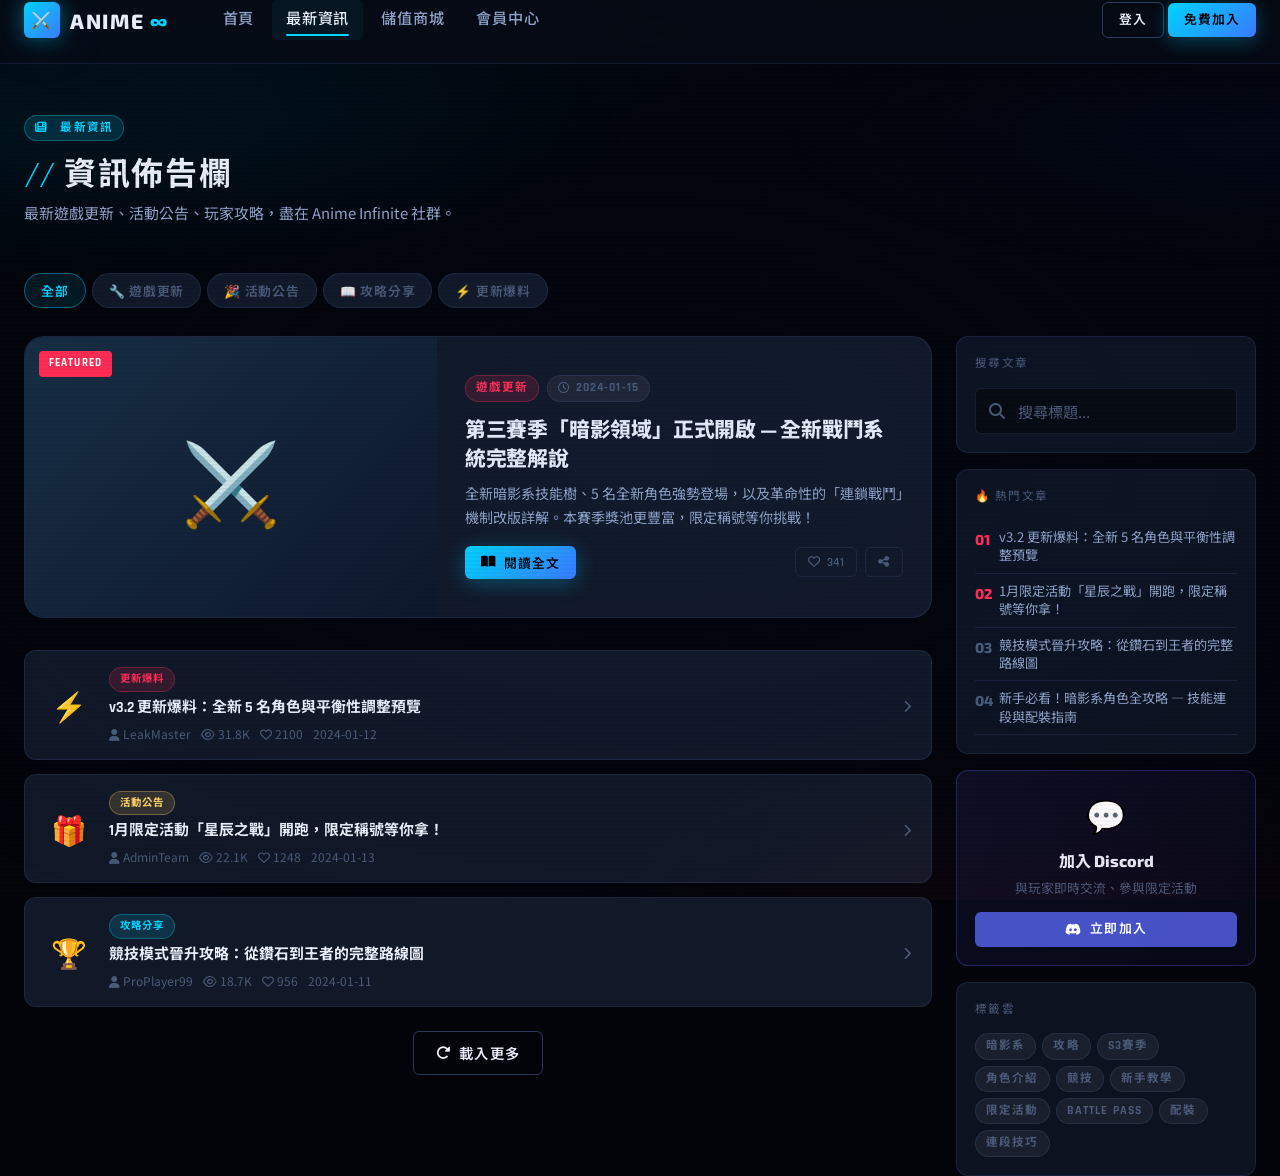
<file: news.html>
<!DOCTYPE html>
<html lang="zh-TW" data-theme="dark">
<head>
  <meta charset="UTF-8">
  <meta name="viewport" content="width=device-width, initial-scale=1.0">
  <title>最新資訊 — Anime Infinite</title>
  <link rel="stylesheet" href="assets/css/main.css">
  <link rel="stylesheet" href="https://cdnjs.cloudflare.com/ajax/libs/font-awesome/6.5.0/css/all.min.css">
  <style>
    .news-hero {
      padding: calc(var(--navbar-h) + 48px) 0 48px;
      position: relative; overflow: hidden;
    }
    .news-hero::before {
      content:''; position:absolute; inset:0;
      background:
        radial-gradient(ellipse 50% 60% at 0% 50%, rgba(0,210,255,0.06), transparent),
        radial-gradient(ellipse 40% 50% at 100% 50%, rgba(58,123,255,0.05), transparent);
    }

    .cat-tabs { display:flex; gap:6px; flex-wrap:wrap; margin-bottom:28px; }
    .cat-tab {
      padding:7px 16px; border-radius:100px;
      font-family:var(--font-ui); font-size:0.8rem; font-weight:600;
      letter-spacing:0.06em; text-transform:uppercase;
      background:var(--bg-card); border:1px solid var(--border-dim);
      color:var(--text-muted); cursor:pointer; transition:all var(--transition);
    }
    .cat-tab:hover { border-color:var(--border-glow); color:var(--text-primary); }
    .cat-tab.active { background:rgba(0,210,255,0.1); border-color:rgba(0,210,255,0.4); color:var(--accent-cyan); }

    /* Featured article */
    .featured-card {
      background:var(--bg-card); border:1px solid var(--border-dim);
      border-radius:var(--radius-lg); overflow:hidden;
      display:grid; grid-template-columns:1fr 1.2fr;
      margin-bottom:32px; transition:all var(--transition);
    }
    .featured-card:hover { border-color:var(--border-glow); transform:translateY(-3px); box-shadow:0 20px 60px rgba(0,0,0,0.3); }
    .featured-img {
      height:280px; display:flex; align-items:center; justify-content:center;
      font-size:5rem; background:linear-gradient(135deg,var(--bg-elevated),var(--bg-panel));
      position:relative; overflow:hidden;
    }
    .featured-img::before {
      content:''; position:absolute; inset:0;
      background:linear-gradient(135deg,rgba(0,210,255,0.08),rgba(58,123,255,0.06));
    }
    .featured-tag {
      position:absolute; top:14px; left:14px;
      background:var(--accent-crimson);
      color:#fff; font-family:var(--font-ui); font-size:0.7rem;
      font-weight:800; letter-spacing:0.1em; padding:4px 10px;
      border-radius:4px; text-transform:uppercase; z-index:1;
    }
    .featured-body { padding:28px; display:flex; flex-direction:column; justify-content:center; }

    /* Article list */
    .article-list { display:flex; flex-direction:column; gap:14px; }
    .article-item {
      background:var(--bg-card); border:1px solid var(--border-dim);
      border-radius:var(--radius-md); display:flex; align-items:center;
      gap:16px; padding:16px 20px; cursor:pointer;
      transition:all var(--transition); text-decoration:none;
    }
    .article-item:hover { border-color:var(--border-glow); transform:translateX(4px); }
    .article-item-emoji { font-size:1.8rem; flex-shrink:0; width:48px; text-align:center; }
    .article-item-body  { flex:1; min-width:0; }
    .article-item-title { font-family:var(--font-ui); font-size:0.93rem; font-weight:700; margin-bottom:4px; white-space:nowrap; overflow:hidden; text-overflow:ellipsis; }
    .article-item-meta  { font-size:0.75rem; color:var(--text-muted); display:flex; gap:10px; }

    /* Sidebar */
    .news-sidebar { display:flex; flex-direction:column; gap:16px; }
    .sidebar-widget { background:var(--bg-panel); border:1px solid var(--border-dim); border-radius:var(--radius-md); padding:18px; }
    .sidebar-widget-title { font-family:var(--font-ui); font-size:0.72rem; letter-spacing:0.12em; text-transform:uppercase; color:var(--text-muted); margin-bottom:14px; }

    /* Comment */
    .comment-item {
      padding:12px 0; border-bottom:1px solid var(--border-dim);
    }
    .comment-item:last-child { border-bottom:none; }
    .comment-header { display:flex; align-items:center; gap:8px; margin-bottom:6px; }
    .comment-avatar { width:28px; height:28px; border-radius:50%; background:var(--bg-elevated); display:flex; align-items:center; justify-content:center; font-size:0.85rem; flex-shrink:0; }
    .comment-name   { font-family:var(--font-ui); font-size:0.82rem; font-weight:700; }
    .comment-time   { font-size:0.72rem; color:var(--text-muted); margin-left:auto; }
    .comment-text   { font-size:0.83rem; color:var(--text-secondary); line-height:1.7; }

    /* Creator dashboard */
    .creator-panel {
      background:linear-gradient(135deg,rgba(0,210,255,0.06),rgba(58,123,255,0.04));
      border:1px solid rgba(0,210,255,0.2); border-radius:var(--radius-md);
      padding:20px; margin-bottom:24px;
    }
    .creator-stat {
      text-align:center;
    }
    .creator-stat-val { font-family:var(--font-display); font-size:1.4rem; font-weight:800; line-height:1; }
    .creator-stat-label { font-size:0.72rem; color:var(--text-muted); font-family:var(--font-ui); letter-spacing:0.08em; text-transform:uppercase; margin-top:4px; }

    /* Article detail modal */
    .article-modal-body { font-size:0.93rem; color:var(--text-secondary); line-height:2; }
    .article-modal-body p { margin-bottom:16px; }
    .article-modal-body h3 { font-family:var(--font-display); font-size:1.1rem; font-weight:700; color:var(--text-primary); margin:20px 0 10px; }

    @media(max-width:768px) {
      .featured-card { grid-template-columns:1fr; }
      .featured-img  { height:160px; }
      .news-layout   { grid-template-columns:1fr !important; }
    }
  </style>
</head>
<body>
<div class="toast-container" id="toastContainer"></div>

<!-- ══ Navbar ════════════════════════════════════════════════ -->
<nav id="navbar">
  <div class="container">
    <div class="navbar-inner">
      <a href="index.html" class="navbar-logo">
        <div class="logo-icon">⚔️</div>
        <div class="logo-text">ANIME <span>∞</span></div>
      </a>
      <div class="navbar-nav">
        <a href="index.html"  class="nav-link">首頁</a>
        <a href="news.html"   class="nav-link active">最新資訊</a>
        <a href="store.html"  class="nav-link">儲值商城</a>
        <a href="dashboard/index.html" class="nav-link">會員中心</a>
      </div>
      <div class="navbar-actions">
        <div id="authButtons">
          <a href="auth.html" class="btn btn-outline btn-sm">登入</a>
          <a href="auth.html?mode=register" class="btn btn-primary btn-sm">免費加入</a>
        </div>
        <div id="userMenu" class="d-none d-flex gap-8">
          <a href="dashboard/index.html" class="btn btn-ghost btn-sm"><i class="fa-solid fa-user"></i></a>
        </div>
        <button class="navbar-toggle" onclick="toggleMobileNav()"><i class="fa-solid fa-bars"></i></button>
      </div>
    </div>
  </div>
</nav>

<!-- ══ Hero ══════════════════════════════════════════════════ -->
<div class="news-hero">
  <div class="container" style="position:relative;z-index:1">
    <div class="badge badge-cyan" style="margin-bottom:12px;display:inline-flex">
      <i class="fa-solid fa-newspaper"></i>&nbsp; 最新資訊
    </div>
    <h1 class="section-title" style="font-size:2rem;margin-bottom:10px">資訊佈告欄</h1>
    <p style="color:var(--text-secondary);font-size:0.93rem;max-width:440px">
      最新遊戲更新、活動公告、玩家攻略，盡在 Anime Infinite 社群。
    </p>
  </div>
</div>

<!-- ══ Main Content ══════════════════════════════════════════ -->
<div class="section" style="padding-top:0">
  <div class="container">

    <!-- Creator Dashboard (贡献层以上可见) -->
    <div class="creator-panel" id="creatorPanel" style="display:none">
      <div style="display:flex;align-items:center;justify-content:space-between;flex-wrap:wrap;gap:12px">
        <div>
          <div style="font-family:var(--font-display);font-size:1rem;font-weight:800;color:var(--accent-cyan);margin-bottom:2px">📊 創作者數據面板</div>
          <div style="font-size:0.78rem;color:var(--text-muted)">您的文章統計（過去 30 天）</div>
        </div>
        <a href="#" class="btn btn-primary btn-sm" onclick="openModal('newArticleModal')">
          <i class="fa-solid fa-pen-to-square"></i> 發表文章
        </a>
      </div>
      <div style="display:grid;grid-template-columns:repeat(3,1fr);gap:16px;margin-top:16px">
        <div class="creator-stat">
          <div class="creator-stat-val text-cyan" id="creatorViews">24.8K</div>
          <div class="creator-stat-label">總觀看次數</div>
        </div>
        <div class="creator-stat">
          <div class="creator-stat-val text-crimson" id="creatorLikes">1,240</div>
          <div class="creator-stat-label">總按讚數</div>
        </div>
        <div class="creator-stat">
          <div class="creator-stat-val text-gold" id="creatorShares">382</div>
          <div class="creator-stat-label">轉發次數</div>
        </div>
      </div>
    </div>

    <!-- Category tabs -->
    <div class="cat-tabs">
      <button class="cat-tab active" onclick="filterNews('all',this)">全部</button>
      <button class="cat-tab" onclick="filterNews('update',this)">🔧 遊戲更新</button>
      <button class="cat-tab" onclick="filterNews('event',this)">🎉 活動公告</button>
      <button class="cat-tab" onclick="filterNews('guide',this)">📖 攻略分享</button>
      <button class="cat-tab" onclick="filterNews('patch',this)">⚡ 更新爆料</button>
    </div>

    <div style="display:grid;grid-template-columns:1fr 300px;gap:24px;align-items:start" class="news-layout">

      <!-- Main articles -->
      <div>
        <!-- Featured -->
        <div class="featured-card" id="featuredCard">
          <div class="featured-img">
            <div class="featured-tag">FEATURED</div>
            <span style="position:relative;z-index:1">⚔️</span>
          </div>
          <div class="featured-body">
            <div style="display:flex;gap:8px;flex-wrap:wrap;margin-bottom:12px">
              <span class="badge badge-crimson">遊戲更新</span>
              <span class="badge badge-dim"><i class="fa-regular fa-clock"></i> 2024-01-15</span>
            </div>
            <h2 style="font-family:var(--font-display);font-size:1.3rem;font-weight:800;line-height:1.4;margin-bottom:10px">
              第三賽季「暗影領域」正式開啟 — 全新戰鬥系統完整解說
            </h2>
            <p style="color:var(--text-secondary);font-size:0.88rem;line-height:1.7;margin-bottom:16px">
              全新暗影系技能樹、5 名全新角色強勢登場，以及革命性的「連鎖戰鬥」機制改版詳解。本賽季獎池更豐富，限定稱號等你挑戰！
            </p>
            <div style="display:flex;align-items:center;gap:12px;flex-wrap:wrap">
              <button class="btn btn-primary btn-sm" onclick="openArticle(1)">
                <i class="fa-solid fa-book-open"></i> 閱讀全文
              </button>
              <div style="display:flex;gap:8px;margin-left:auto">
                <button class="action-btn" onclick="likeArticle(this,1)"><i class="fa-regular fa-heart icon"></i> 341</button>
                <button class="action-btn" onclick="shareArticle(1)"><i class="fa-solid fa-share-nodes"></i></button>
              </div>
            </div>
          </div>
        </div>

        <!-- Article list -->
        <div class="article-list" id="articleList">
          <!-- Populated by JS -->
        </div>

        <!-- Load more -->
        <div style="text-align:center;margin-top:24px">
          <button class="btn btn-outline" id="loadMoreBtn" onclick="loadMore()">
            <i class="fa-solid fa-rotate-right"></i> 載入更多
          </button>
        </div>
      </div>

      <!-- Sidebar -->
      <aside class="news-sidebar">

        <!-- Search -->
        <div class="sidebar-widget">
          <div class="sidebar-widget-title">搜尋文章</div>
          <div class="input-group">
            <i class="fa-solid fa-magnifying-glass input-icon"></i>
            <input type="text" class="form-control" id="newsSearch" placeholder="搜尋標題..." oninput="searchNews()">
          </div>
        </div>

        <!-- Hot articles -->
        <div class="sidebar-widget">
          <div class="sidebar-widget-title">🔥 熱門文章</div>
          <div id="hotArticles"></div>
        </div>

        <!-- Discord CTA -->
        <div class="sidebar-widget" style="background:linear-gradient(135deg,rgba(88,101,242,0.1),rgba(88,101,242,0.05));border-color:rgba(88,101,242,0.3)">
          <div style="text-align:center">
            <div style="font-size:2rem;margin-bottom:8px">💬</div>
            <div style="font-family:var(--font-display);font-weight:800;margin-bottom:4px">加入 Discord</div>
            <div style="font-size:0.8rem;color:var(--text-muted);margin-bottom:14px">與玩家即時交流、參與限定活動</div>
            <a href="https://discord.gg/AKXJJeZwG" target="_blank" class="btn btn-sm w-full"
              style="background:rgba(88,101,242,0.8);color:#fff;border:none">
              <i class="fa-brands fa-discord"></i> 立即加入
            </a>
          </div>
        </div>

        <!-- Tags -->
        <div class="sidebar-widget">
          <div class="sidebar-widget-title">標籤雲</div>
          <div style="display:flex;flex-wrap:wrap;gap:6px" id="tagCloud"></div>
        </div>
      </aside>

    </div>
  </div>
</div>

<!-- ══ Article Modal ══════════════════════════════════════════ -->
<div class="modal-overlay" id="articleModal" onclick="closeOnOverlay(event,'articleModal')">
  <div class="modal" style="max-width:680px">
    <div class="modal-header">
      <div>
        <div id="modalArticleCat" style="font-size:0.72rem;letter-spacing:0.1em;text-transform:uppercase;color:var(--accent-cyan);margin-bottom:4px"></div>
        <div class="modal-title" id="modalArticleTitle"></div>
      </div>
      <button class="modal-close" onclick="closeModal('articleModal')">✕</button>
    </div>
    <div class="modal-body">
      <div style="display:flex;align-items:center;gap:10px;margin-bottom:16px;padding-bottom:16px;border-bottom:1px solid var(--border-dim)">
        <div style="width:32px;height:32px;border-radius:50%;background:var(--bg-elevated);display:flex;align-items:center;justify-content:center">🧙</div>
        <div>
          <div style="font-family:var(--font-ui);font-size:0.83rem;font-weight:700" id="modalArticleAuthor"></div>
          <div style="font-size:0.72rem;color:var(--text-muted)" id="modalArticleDate"></div>
        </div>
        <div style="margin-left:auto;display:flex;gap:8px">
          <span class="badge badge-dim" id="modalViews"></span>
        </div>
      </div>
      <div class="article-modal-body" id="modalArticleBody"></div>
    </div>
    <div class="modal-footer">
      <!-- Comments section -->
      <div style="font-family:var(--font-ui);font-size:0.78rem;font-weight:700;letter-spacing:0.08em;text-transform:uppercase;color:var(--text-muted);margin-bottom:12px">
        留言 <span id="commentCount">(3)</span>
      </div>
      <div id="commentList" style="max-height:200px;overflow-y:auto;margin-bottom:14px"></div>
      <div id="commentInput">
        <div class="input-group">
          <i class="fa-solid fa-comment input-icon"></i>
          <input type="text" class="form-control" id="commentText" placeholder="發表留言...（需登入）"
            onkeydown="if(event.key==='Enter')submitComment()">
          <button class="input-action" onclick="submitComment()"><i class="fa-solid fa-paper-plane" style="color:var(--accent-cyan)"></i></button>
        </div>
      </div>
      <div style="display:flex;gap:8px;margin-top:12px">
        <button class="action-btn" id="modalLikeBtn" onclick="likeArticle(this,currentArticleId)">
          <i class="fa-regular fa-heart icon"></i> <span id="modalLikeCount">0</span>
        </button>
        <button class="action-btn" onclick="shareArticle(currentArticleId)">
          <i class="fa-solid fa-share-nodes"></i> 分享
        </button>
      </div>
    </div>
  </div>
</div>

<!-- New Article Modal -->
<div class="modal-overlay" id="newArticleModal" onclick="closeOnOverlay(event,'newArticleModal')">
  <div class="modal" style="max-width:600px">
    <div class="modal-header">
      <div class="modal-title">✍️ 發表文章</div>
      <button class="modal-close" onclick="closeModal('newArticleModal')">✕</button>
    </div>
    <div class="modal-body">
      <div class="form-group">
        <label class="form-label">文章類別</label>
        <select class="form-control" id="newArticleCat">
          <option value="guide">攻略分享</option>
          <option value="patch">更新爆料</option>
          <option value="event">活動公告</option>
        </select>
      </div>
      <div class="form-group">
        <label class="form-label">標題</label>
        <input type="text" class="form-control" id="newArticleTitle" placeholder="文章標題">
      </div>
      <div class="form-group">
        <label class="form-label">內容</label>
        <textarea class="form-control" rows="8" id="newArticleContent" placeholder="在此撰寫文章內容..."></textarea>
      </div>
    </div>
    <div class="modal-footer">
      <div class="d-flex gap-8">
        <button class="btn btn-ghost w-full" onclick="closeModal('newArticleModal')">取消</button>
        <button class="btn btn-primary w-full" onclick="submitArticle()">
          <i class="fa-solid fa-paper-plane"></i> 發佈文章
        </button>
      </div>
    </div>
  </div>
</div>

<script src="assets/js/main.js"></script>
<script>
// ── Article data ──────────────────────────────────────
const articles = [
  {
    id:2, cat:'guide', emoji:'🌟', title:'新手必看！暗影系角色全攻略 — 技能連段與配裝指南',
    author:'ShadowBlade', date:'2024-01-14', views:'15.4K', likes:892, time:'8分鐘閱讀',
    body: `<p>暗影系角色是本賽季最受歡迎的角色類型之一，其獨特的「影化」技能讓玩家能在戰場上瞬間移動，製造出令對手難以預測的連段攻擊。</p>
    <h3>技能解析</h3>
    <p>暗影穿刺（Q）：造成 150% 攻擊力的暗影傷害，並使目標暈眩 1 秒。搭配疾速刃（E）使用，可達成 280% 連段效果。</p>
    <h3>推薦配裝</h3>
    <p>主要裝備：暗影之刃 × 1、虛空面具 × 1、疾速護符 × 2。此配置兼顧爆發傷害與生存能力，適合新手入門。</p>
    <h3>實戰技巧</h3>
    <p>開場使用影化隱身接近目標，在對手技能冷卻期間發動連段，是暗影系角色的核心戰術思路。</p>`
  },
  {
    id:3, cat:'event', emoji:'🎁', title:'1月限定活動「星辰之戰」開跑，限定稱號等你拿！',
    author:'AdminTeam', date:'2024-01-13', views:'22.1K', likes:1248, time:'5分鐘閱讀',
    body:`<p>「星辰之戰」限定活動正式開跑，活動期間（1/13 ~ 1/28）完成指定任務即可獲得限定稱號「星辰戰士」！</p>
    <h3>活動規則</h3>
    <p>每日登入獲得 1 顆星辰幣，累積至 14 顆即可兌換限定稱號。連續登入額外獲得 2 倍星辰幣加成。</p>
    <h3>獎勵一覽</h3>
    <p>7天：入門稱號框 × 1 / 14天：限定稱號「星辰戰士」/ 全勤：限定外觀「星辰之翼」</p>`
  },
  {
    id:4, cat:'patch', emoji:'⚡', title:'v3.2 更新爆料：全新 5 名角色與平衡性調整預覽',
    author:'LeakMaster', date:'2024-01-12', views:'31.8K', likes:2100, time:'12分鐘閱讀',
    body:`<p>根據測試服資料，v3.2 版本預計將在本月底上線，帶來大幅度的角色平衡調整。</p>
    <h3>新角色預覽</h3>
    <p>雷神・雷歐：閃電系新角色，技能以高機動性與群體控制為主。冰霜・雪姬：治療/輔助型角色，可在戰場上施展冰霜護盾。</p>
    <h3>平衡調整</h3>
    <p>火焰系整體傷害降低 8%，暗影系移動速度加成從 20% 提升至 25%，光明系治療量大幅提升 15%。</p>`
  },
  {
    id:5, cat:'guide', emoji:'🏆', title:'競技模式晉升攻略：從鑽石到王者的完整路線圖',
    author:'ProPlayer99', date:'2024-01-11', views:'18.7K', likes:956, time:'15分鐘閱讀',
    body:`<p>競技模式的晉升之路充滿挑戰，但只要掌握正確方法，每個玩家都能達到頂尖段位。本文分享個人從鑽石晉升至王者的心得。</p>
    <h3>心態調整</h3>
    <p>保持穩定的情緒狀態是競技的基礎。每天固定練習 2 小時，專注提升特定技能，優於漫無目的地連續排位。</p>`
  },
  {
    id:6, cat:'update', emoji:'🔧', title:'系統維護公告 — 1/20 凌晨 2:00 至 4:00',
    author:'AdminTeam', date:'2024-01-10', views:'8.2K', likes:42, time:'2分鐘閱讀',
    body:`<p>為了提升伺服器穩定性及效能，系統將於 1/20 凌晨 2:00 至 4:00 進行例行維護。維護期間所有服務暫停，請事先安排遊戲時間。</p>
    <p>維護完成後，v3.1.5 修復更新將自動部署，包含 12 項 Bug 修復及效能優化。</p>`
  },
];

const catLabels = { all:'全部', update:'遊戲更新', event:'活動公告', guide:'攻略分享', patch:'更新爆料' };
const catBadges = { update:'badge-green', event:'badge-gold', guide:'badge-cyan', patch:'badge-crimson' };

let currentArticleId = null;
let displayedCount = 3;

function renderArticles(data) {
  document.getElementById('articleList').innerHTML = data.slice(0, displayedCount).map(a => `
    <div class="article-item" onclick="openArticle(${a.id})">
      <div class="article-item-emoji">${a.emoji}</div>
      <div class="article-item-body">
        <div class="d-flex gap-6 align-center" style="margin-bottom:4px">
          <span class="badge ${catBadges[a.cat]||'badge-dim'}" style="font-size:0.65rem">${catLabels[a.cat]||a.cat}</span>
        </div>
        <div class="article-item-title">${a.title}</div>
        <div class="article-item-meta">
          <span><i class="fa-solid fa-user" style="margin-right:3px"></i>${a.author}</span>
          <span><i class="fa-regular fa-eye" style="margin-right:3px"></i>${a.views}</span>
          <span><i class="fa-regular fa-heart" style="margin-right:3px"></i>${a.likes}</span>
          <span>${a.date}</span>
        </div>
      </div>
      <div style="flex-shrink:0">
        <i class="fa-solid fa-chevron-right" style="color:var(--text-muted);font-size:0.8rem"></i>
      </div>
    </div>
  `).join('');

  document.getElementById('loadMoreBtn').style.display = data.length <= displayedCount ? 'none' : 'inline-flex';
}

function filterNews(cat, btn) {
  document.querySelectorAll('.cat-tab').forEach(b => b.classList.remove('active'));
  btn.classList.add('active');
  const filtered = cat === 'all' ? articles : articles.filter(a => a.cat === cat);
  displayedCount = 3;
  renderArticles(filtered);
}

function searchNews() {
  const q = document.getElementById('newsSearch').value.toLowerCase();
  const filtered = q ? articles.filter(a => a.title.toLowerCase().includes(q)) : articles;
  renderArticles(filtered);
}

function loadMore() {
  displayedCount += 3;
  renderArticles(articles);
}

// ── Open article ──────────────────────────────────────
function openArticle(id) {
  const a = articles.find(x => x.id === id);
  if (!a) return;
  currentArticleId = id;

  document.getElementById('modalArticleCat').textContent   = catLabels[a.cat] || a.cat;
  document.getElementById('modalArticleTitle').textContent = a.title;
  document.getElementById('modalArticleAuthor').textContent= a.author;
  document.getElementById('modalArticleDate').textContent  = `${a.date} · ${a.time}`;
  document.getElementById('modalViews').innerHTML          = `<i class="fa-regular fa-eye"></i> ${a.views}`;
  document.getElementById('modalArticleBody').innerHTML    = a.body;
  document.getElementById('modalLikeCount').textContent    = a.likes;
  renderComments(id);
  openModal('articleModal');
}

// ── Comments ──────────────────────────────────────────
const commentsDB = {
  1: [{user:'IceBlade',time:'10分鐘前',text:'新賽季真的很好玩！暗影系角色超強。'},
      {user:'Crystal22',time:'30分鐘前',text:'等這篇好久了，感謝分享！'},
      {user:'FireStrike',time:'2小時前',text:'期待新角色！'}],
  2: [{user:'NewbieX',time:'1小時前',text:'感謝攻略！我剛入坑的。'},
      {user:'GuardianA',time:'3小時前',text:'配裝推薦很實用，正在練習中。'}],
};

function renderComments(id) {
  const comments = commentsDB[id] || [];
  document.getElementById('commentCount').textContent = `(${comments.length})`;
  document.getElementById('commentList').innerHTML = comments.map(c => `
    <div class="comment-item">
      <div class="comment-header">
        <div class="comment-avatar">😊</div>
        <div class="comment-name">${c.user}</div>
        <div class="comment-time">${c.time}</div>
      </div>
      <div class="comment-text">${c.text}</div>
    </div>
  `).join('');
}

function submitComment() {
  if (!AI.isLoggedIn()) { showToast('info','請先登入','登入後才能發表留言'); return; }
  const text = document.getElementById('commentText').value.trim();
  if (!text) return;

  const user = AI.getUser();
  if (!commentsDB[currentArticleId]) commentsDB[currentArticleId] = [];
  commentsDB[currentArticleId].unshift({ user: user.nickname, time: '剛剛', text });
  renderComments(currentArticleId);
  document.getElementById('commentText').value = '';
  showToast('success','留言成功！');
}

function likeArticle(btn, id) {
  if (!AI.isLoggedIn()) { showToast('info','請先登入'); return; }
  btn.classList.toggle('liked');
  const countEl = btn.querySelector('span') || btn;
  const a = articles.find(x => x.id === id);
  if (a) {
    a.likes += btn.classList.contains('liked') ? 1 : -1;
    if (countEl.tagName === 'SPAN') countEl.textContent = a.likes;
    if (document.getElementById('modalLikeCount')) document.getElementById('modalLikeCount').textContent = a.likes;
  }
}

function shareArticle(id) {
  const a = articles.find(x => x.id === id);
  if (navigator.share) {
    navigator.share({ title: a?.title, url: window.location.href });
  } else {
    copyToClipboard(window.location.href, '連結已複製，快分享給朋友！');
  }
}

function submitArticle() {
  const title   = document.getElementById('newArticleTitle').value.trim();
  const content = document.getElementById('newArticleContent').value.trim();
  if (!title || !content) { showToast('error','請填寫標題與內容'); return; }
  apiFetch('api/news.php', {
    method: 'POST',
    body: JSON.stringify({ action:'create', cat: document.getElementById('newArticleCat').value, title, content })
  }).then(d => {
    if (d.success) { showToast('success','文章已發布！'); closeModal('newArticleModal'); }
    else showToast('error','發布失敗', d.message);
  });
}

// ── Hot articles & tags ───────────────────────────────
document.getElementById('hotArticles').innerHTML = articles
  .sort((a,b) => b.likes - a.likes).slice(0,4)
  .map((a,i) => `
    <div style="display:flex;gap:8px;align-items:flex-start;padding:8px 0;border-bottom:1px solid var(--border-dim);cursor:pointer"
      onclick="openArticle(${a.id})">
      <span style="font-family:var(--font-display);font-size:0.9rem;font-weight:800;color:${i<2?'var(--accent-crimson)':'var(--text-muted)'};min-width:16px">0${i+1}</span>
      <div style="font-size:0.82rem;color:var(--text-secondary);line-height:1.4">${a.title}</div>
    </div>
  `).join('');

const tags = ['暗影系','攻略','S3賽季','角色介紹','競技','新手教學','限定活動','Battle Pass','配裝','連段技巧'];
document.getElementById('tagCloud').innerHTML = tags.map(t => `
  <span class="badge badge-dim" style="cursor:pointer" onclick="document.getElementById('newsSearch').value='${t}';searchNews()">${t}</span>
`).join('');

// ── Auth check ────────────────────────────────────────
const user = AI.getUser();
if (user) {
  document.getElementById('authButtons').classList.add('d-none');
  document.getElementById('userMenu').classList.remove('d-none');
  // Show creator panel for lv.3+
  if ((user.role_level || 1) >= 3) {
    document.getElementById('creatorPanel').style.display = 'block';
  }
}

// ── Navbar scroll ─────────────────────────────────────
window.addEventListener('scroll', () => {
  document.getElementById('navbar').classList.toggle('scrolled', scrollY > 40);
});

// ── Init ─────────────────────────────────────────────
renderArticles(articles);

// Auto-filter from URL
const p = new URLSearchParams(location.search);
if (p.get('tab')) {
  const tabBtn = [...document.querySelectorAll('.cat-tab')].find(b => b.getAttribute('onclick')?.includes(p.get('tab')));
  if (tabBtn) tabBtn.click();
}
</script>
</body>
</html>
</file>
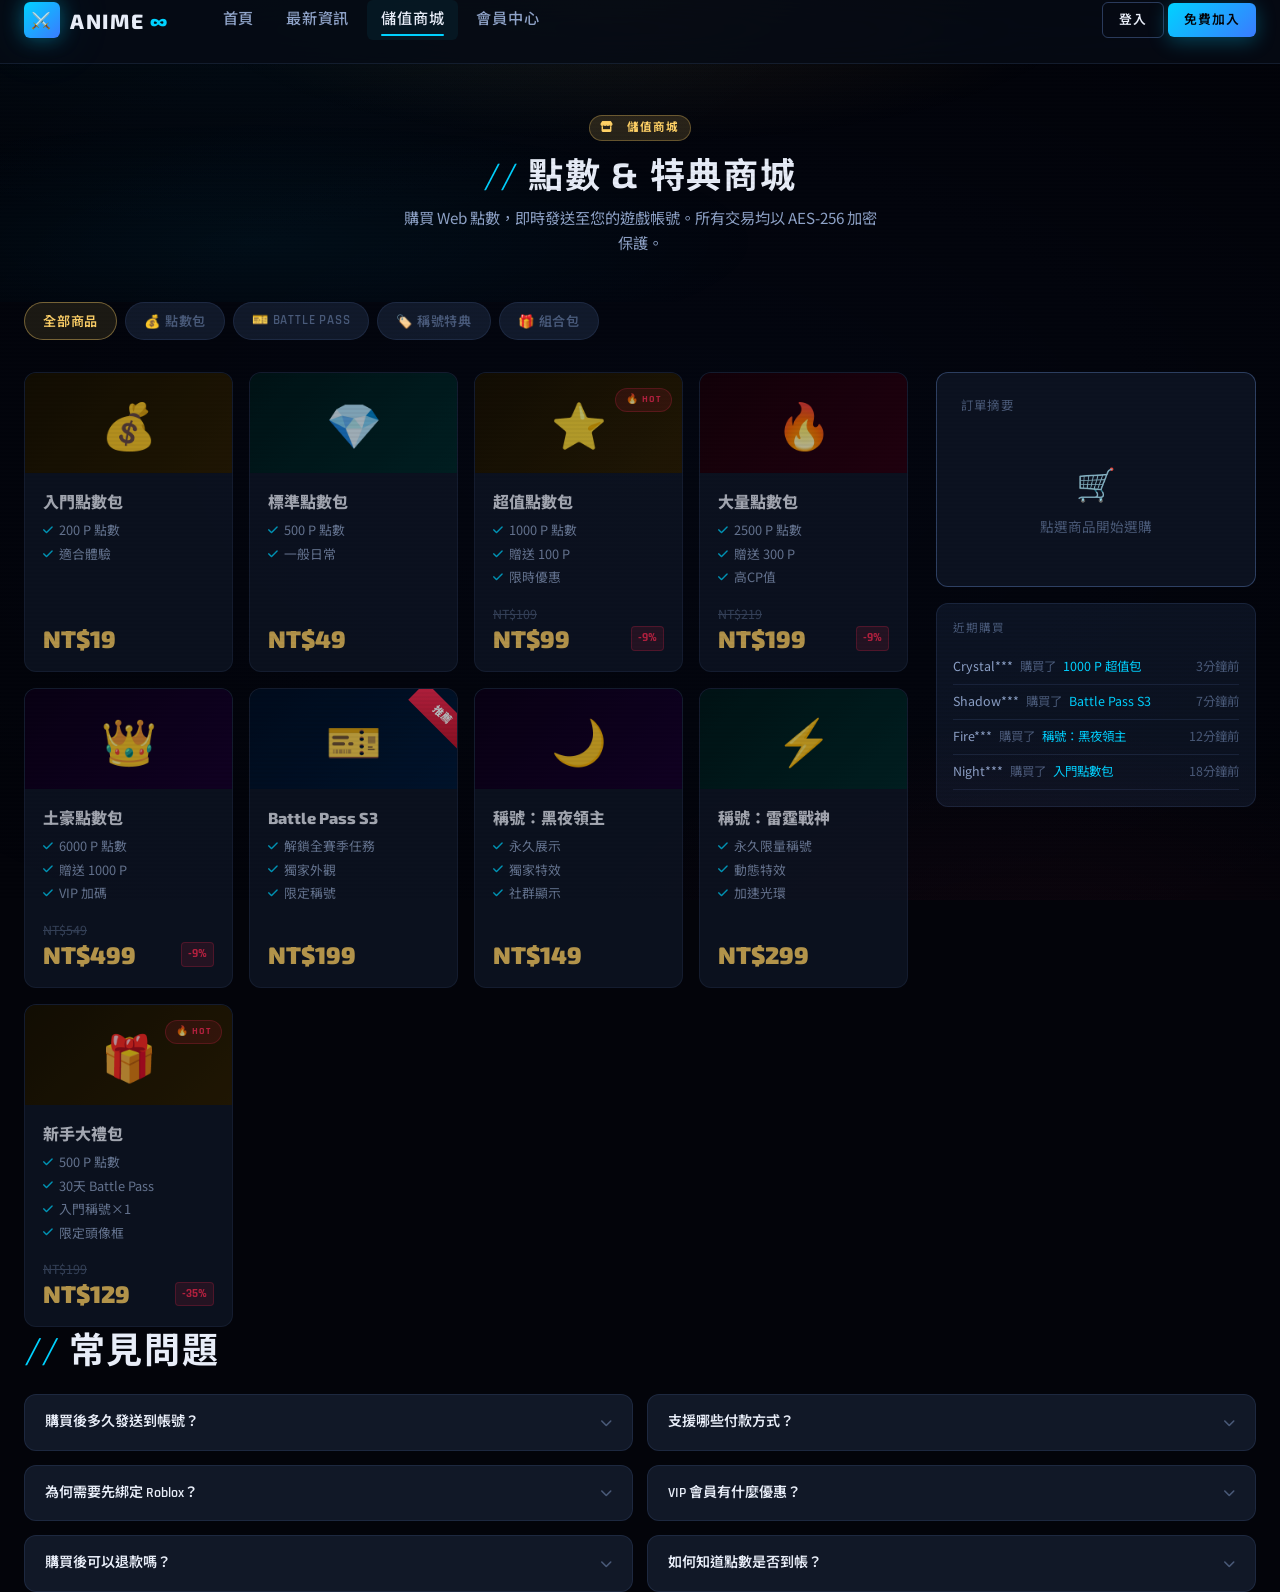
<file: store.html>
<!DOCTYPE html>
<html lang="zh-TW" data-theme="dark">
<head>
  <meta charset="UTF-8">
  <meta name="viewport" content="width=device-width, initial-scale=1.0">
  <title>儲值商城 — Anime Infinite</title>
  <link rel="stylesheet" href="assets/css/main.css">
  <link rel="stylesheet" href="https://cdnjs.cloudflare.com/ajax/libs/font-awesome/6.5.0/css/all.min.css">
  <style>
    .store-hero {
      padding: calc(var(--navbar-h) + 48px) 0 48px;
      text-align: center;
      position: relative;
      overflow: hidden;
    }
    .store-hero::before {
      content: '';
      position: absolute;
      inset: 0;
      background:
        radial-gradient(ellipse 60% 80% at 50% 0%, rgba(255,209,102,0.08), transparent 60%),
        radial-gradient(ellipse 40% 40% at 20% 80%, rgba(0,210,255,0.05), transparent);
    }

    .filter-bar {
      display: flex;
      gap: 8px;
      flex-wrap: wrap;
      margin-bottom: 32px;
    }

    .filter-btn {
      padding: 8px 18px;
      border-radius: 100px;
      font-family: var(--font-ui);
      font-size: 0.82rem;
      font-weight: 600;
      letter-spacing: 0.06em;
      text-transform: uppercase;
      background: var(--bg-card);
      border: 1px solid var(--border-dim);
      color: var(--text-muted);
      cursor: pointer;
      transition: all var(--transition);
    }

    .filter-btn:hover { border-color: var(--border-glow); color: var(--text-primary); }
    .filter-btn.active {
      background: rgba(255,209,102,0.1);
      border-color: rgba(255,209,102,0.4);
      color: var(--accent-gold);
    }

    /* Enhanced store card */
    .pkg-card {
      background: var(--bg-card);
      border: 1px solid var(--border-dim);
      border-radius: var(--radius-md);
      overflow: hidden;
      cursor: pointer;
      transition: all var(--transition);
      position: relative;
      display: flex;
      flex-direction: column;
    }

    .pkg-card:hover {
      border-color: rgba(255,209,102,0.5);
      transform: translateY(-6px);
      box-shadow: 0 24px 60px rgba(0,0,0,0.4), 0 0 30px rgba(255,209,102,0.1);
    }

    .pkg-card.selected {
      border-color: var(--accent-gold);
      box-shadow: 0 0 0 2px rgba(255,209,102,0.3), var(--glow-gold);
    }

    .pkg-card.recommended::after {
      content: '推薦';
      position: absolute;
      top: 14px; right: -20px;
      background: linear-gradient(135deg, var(--accent-crimson), #c0152c);
      color: #fff;
      font-family: var(--font-ui);
      font-size: 0.65rem;
      font-weight: 800;
      letter-spacing: 0.08em;
      padding: 4px 24px;
      transform: rotate(45deg);
      transform-origin: center;
      z-index: 2;
    }

    .pkg-banner {
      height: 100px;
      display: flex;
      align-items: center;
      justify-content: center;
      font-size: 2.8rem;
      position: relative;
    }

    .pkg-banner::after {
      content: '';
      position: absolute;
      inset: 0;
      opacity: 0.3;
    }

    .pkg-banner.gold   { background: linear-gradient(135deg, #1a1200, #2d1f00); }
    .pkg-banner.cyan   { background: linear-gradient(135deg, #001a1a, #002a2a); }
    .pkg-banner.purple { background: linear-gradient(135deg, #0d0018, #18002d); }
    .pkg-banner.crimson{ background: linear-gradient(135deg, #1a0008, #2d0010); }
    .pkg-banner.green  { background: linear-gradient(135deg, #001a0a, #002d10); }
    .pkg-banner.blue   { background: linear-gradient(135deg, #001025, #001a3a); }

    .pkg-body {
      padding: 16px 18px 20px;
      flex: 1;
      display: flex;
      flex-direction: column;
    }

    .pkg-name {
      font-family: var(--font-display);
      font-size: 1rem;
      font-weight: 800;
      margin-bottom: 6px;
    }

    .pkg-contents {
      font-size: 0.8rem;
      color: var(--text-secondary);
      line-height: 1.6;
      flex: 1;
      margin-bottom: 14px;
    }

    .pkg-contents li {
      display: flex;
      align-items: center;
      gap: 6px;
      margin-bottom: 3px;
    }

    .pkg-price-row {
      display: flex;
      align-items: flex-end;
      justify-content: space-between;
      gap: 8px;
    }

    .pkg-price {
      font-family: var(--font-display);
      font-size: 1.5rem;
      font-weight: 900;
      color: var(--accent-gold);
      line-height: 1;
    }

    .pkg-original {
      font-size: 0.78rem;
      color: var(--text-muted);
      text-decoration: line-through;
      margin-bottom: 2px;
    }

    .pkg-discount {
      font-family: var(--font-ui);
      font-size: 0.72rem;
      font-weight: 800;
      background: rgba(255,45,85,0.15);
      color: var(--accent-crimson);
      border: 1px solid rgba(255,45,85,0.3);
      border-radius: 4px;
      padding: 2px 6px;
    }

    /* Order summary */
    .order-panel {
      background: var(--bg-panel);
      border: 1px solid var(--border-glow);
      border-radius: var(--radius-md);
      padding: 24px;
      position: sticky;
      top: calc(var(--navbar-h) + 20px);
    }

    .order-row {
      display: flex;
      justify-content: space-between;
      align-items: center;
      padding: 10px 0;
      border-bottom: 1px solid var(--border-dim);
      font-size: 0.88rem;
    }
    .order-row:last-of-type { border-bottom: none; }
    .order-row.total {
      font-family: var(--font-display);
      font-size: 1.1rem;
      font-weight: 800;
      color: var(--accent-gold);
    }

    /* Payment methods */
    .pay-method {
      display: flex;
      align-items: center;
      gap: 10px;
      padding: 12px 14px;
      border: 1px solid var(--border-dim);
      border-radius: var(--radius-sm);
      cursor: pointer;
      transition: all var(--transition);
      margin-bottom: 8px;
    }
    .pay-method:hover { border-color: var(--border-glow); }
    .pay-method.selected {
      border-color: var(--accent-cyan);
      background: rgba(0,210,255,0.06);
    }
    .pay-method input { accent-color: var(--accent-cyan); }
    .pay-method-icon { font-size: 1.2rem; width: 28px; text-align: center; }
    .pay-method-label { font-family: var(--font-ui); font-size: 0.88rem; font-weight: 600; }
    .pay-method-sub   { font-size: 0.75rem; color: var(--text-muted); }

    /* Payment success animation */
    .payment-success {
      display: none;
      position: fixed;
      inset: 0;
      z-index: 9999;
      background: rgba(0,0,0,0.85);
      backdrop-filter: blur(12px);
      align-items: center;
      justify-content: center;
      flex-direction: column;
    }
    .payment-success.show { display: flex; }

    .success-ring {
      width: 120px; height: 120px;
      border-radius: 50%;
      border: 3px solid var(--accent-green);
      display: flex; align-items: center; justify-content: center;
      font-size: 3rem;
      position: relative;
      box-shadow: 0 0 60px rgba(0,255,136,0.4);
      animation: successPop 0.8s cubic-bezier(0.34,1.56,0.64,1) both;
      margin-bottom: 24px;
    }

    @keyframes successPop {
      from { transform: scale(0) rotate(-45deg); opacity: 0; }
      to   { transform: scale(1) rotate(0); opacity: 1; }
    }

    .success-particles {
      position: absolute;
      inset: -60px;
      pointer-events: none;
    }

    .particle {
      position: absolute;
      width: 8px; height: 8px;
      border-radius: 50%;
      animation: particleFly 1.2s ease-out both;
    }

    @keyframes particleFly {
      from { transform: translate(0,0) scale(1); opacity: 1; }
      to   { transform: translate(var(--tx),var(--ty)) scale(0); opacity: 0; }
    }

    /* Locked overlay */
    .locked-overlay {
      position: absolute;
      inset: 0;
      background: rgba(3,4,10,0.7);
      backdrop-filter: blur(2px);
      display: flex;
      align-items: center;
      justify-content: center;
      border-radius: var(--radius-md);
      z-index: 5;
    }

    .verify-warning {
      background: rgba(255,45,85,0.1);
      border: 1px solid rgba(255,45,85,0.3);
      border-radius: var(--radius-sm);
      padding: 12px 16px;
      font-size: 0.83rem;
      color: var(--accent-crimson);
      margin-bottom: 16px;
      display: flex;
      align-items: center;
      gap: 8px;
    }

    @media (max-width: 1024px) {
      .store-layout { grid-template-columns: 1fr !important; }
      .order-panel  { position: static; }
    }
  </style>
</head>
<body>
<div class="toast-container" id="toastContainer"></div>

<!-- ══ Navbar ════════════════════════════════════════════════ -->
<nav id="navbar">
  <div class="container">
    <div class="navbar-inner">
      <a href="index.html" class="navbar-logo">
        <div class="logo-icon">⚔️</div>
        <div class="logo-text">ANIME <span>∞</span></div>
      </a>
      <div class="navbar-nav">
        <a href="index.html"  class="nav-link">首頁</a>
        <a href="news.html"   class="nav-link">最新資訊</a>
        <a href="store.html"  class="nav-link active">儲值商城</a>
        <a href="dashboard/index.html" class="nav-link">會員中心</a>
      </div>
      <div class="navbar-actions">
        <div id="authButtons">
          <a href="auth.html" class="btn btn-outline btn-sm">登入</a>
          <a href="auth.html?mode=register" class="btn btn-primary btn-sm">免費加入</a>
        </div>
        <div id="userMenu" class="d-none d-flex gap-8 align-center">
          <div style="font-size:0.82rem;color:var(--text-muted)">
            💰 <span id="navPoints" style="font-family:var(--font-display);font-weight:700;color:var(--accent-gold)">2,480</span> P
          </div>
          <a href="dashboard/index.html" class="btn btn-ghost btn-sm"><i class="fa-solid fa-user"></i></a>
          <button onclick="logout()" class="btn btn-ghost btn-sm"><i class="fa-solid fa-right-from-bracket"></i></button>
        </div>
        <button class="navbar-toggle" onclick="toggleMobileNav()"><i class="fa-solid fa-bars"></i></button>
      </div>
    </div>
  </div>
</nav>

<!-- ══ Store Hero ════════════════════════════════════════════ -->
<div class="store-hero">
  <div class="container" style="position:relative;z-index:1">
    <div class="badge badge-gold" style="margin-bottom:12px;display:inline-flex">
      <i class="fa-solid fa-store"></i>&nbsp; 儲值商城
    </div>
    <h1 class="section-title" style="font-size:2.2rem;margin-bottom:10px">點數 & 特典商城</h1>
    <p style="color:var(--text-secondary);font-size:0.95rem;max-width:480px;margin:0 auto">
      購買 Web 點數，即時發送至您的遊戲帳號。所有交易均以 AES-256 加密保護。
    </p>

    <!-- Verify progress bar -->
    <div id="storeVerifyNotice" style="display:none;margin-top:20px">
      <div class="verify-warning" style="display:inline-flex;max-width:500px">
        <i class="fa-solid fa-triangle-exclamation"></i>
        <span>未達最低驗證進度（需完成 Roblox 綁定），無法購買商品</span>
        <a href="dashboard/index.html?tab=bindings" class="btn btn-danger btn-sm" style="margin-left:auto;flex-shrink:0">去綁定</a>
      </div>
    </div>
  </div>
</div>

<!-- ══ Store Content ══════════════════════════════════════════ -->
<div class="section" style="padding-top:0">
  <div class="container">

    <!-- Filter bar -->
    <div class="filter-bar">
      <button class="filter-btn active" onclick="filterStore('all',this)">全部商品</button>
      <button class="filter-btn" onclick="filterStore('points',this)">💰 點數包</button>
      <button class="filter-btn" onclick="filterStore('pass',this)">🎫 Battle Pass</button>
      <button class="filter-btn" onclick="filterStore('title',this)">🏷️ 稱號特典</button>
      <button class="filter-btn" onclick="filterStore('bundle',this)">🎁 組合包</button>
    </div>

    <div style="display:grid;grid-template-columns:1fr 320px;gap:28px;align-items:start" class="store-layout">

      <!-- Product grid -->
      <div>
        <div style="display:grid;grid-template-columns:repeat(auto-fill,minmax(200px,1fr));gap:16px" id="productGrid">
          <!-- Populated by JS -->
        </div>
      </div>

      <!-- Order panel (sticky) -->
      <div>
        <div class="order-panel" id="orderPanel">
          <div style="font-family:var(--font-ui);font-size:0.78rem;letter-spacing:0.1em;text-transform:uppercase;color:var(--text-muted);margin-bottom:16px">訂單摘要</div>

          <div id="noSelectionMsg" style="text-align:center;padding:24px 0;color:var(--text-muted)">
            <div style="font-size:2rem;margin-bottom:8px">🛒</div>
            <div style="font-size:0.85rem">點選商品開始選購</div>
          </div>

          <div id="orderDetails" style="display:none">
            <div style="display:flex;align-items:center;gap:12px;padding:14px;background:var(--bg-card);border-radius:var(--radius-sm);margin-bottom:16px;border:1px solid var(--border-dim)">
              <div id="orderItemIcon" style="font-size:1.8rem">💰</div>
              <div>
                <div style="font-family:var(--font-ui);font-weight:700;font-size:0.92rem" id="orderItemName">—</div>
                <div style="font-size:0.78rem;color:var(--text-muted)" id="orderItemSub">—</div>
              </div>
            </div>

            <div class="order-row">
              <span>商品金額</span>
              <span id="orderBasePrice">—</span>
            </div>
            <div class="order-row" id="orderDiscountRow" style="display:none">
              <span style="color:var(--accent-crimson)">折扣優惠</span>
              <span style="color:var(--accent-crimson)" id="orderDiscount">—</span>
            </div>
            <div class="order-row" id="orderVipRow" style="display:none">
              <span style="color:var(--accent-gold)">VIP 折扣</span>
              <span style="color:var(--accent-gold)" id="orderVipDiscount">—</span>
            </div>
            <div class="order-row total">
              <span>應付金額</span>
              <span id="orderTotal">—</span>
            </div>

            <!-- Payment method -->
            <div style="margin-top:16px;margin-bottom:16px">
              <div style="font-family:var(--font-ui);font-size:0.75rem;letter-spacing:0.1em;text-transform:uppercase;color:var(--text-muted);margin-bottom:10px">付款方式</div>
              <div class="pay-method selected" onclick="selectPayMethod(this,'credit')">
                <input type="radio" name="payMethod" checked>
                <div class="pay-method-icon">💳</div>
                <div>
                  <div class="pay-method-label">信用卡 / 金融卡</div>
                  <div class="pay-method-sub">Visa · MasterCard · JCB</div>
                </div>
              </div>
              <div class="pay-method" onclick="selectPayMethod(this,'linepay')">
                <input type="radio" name="payMethod">
                <div class="pay-method-icon">💚</div>
                <div>
                  <div class="pay-method-label">LINE Pay</div>
                  <div class="pay-method-sub">掃碼即付</div>
                </div>
              </div>
              <div class="pay-method" onclick="selectPayMethod(this,'atm')">
                <input type="radio" name="payMethod">
                <div class="pay-method-icon">🏦</div>
                <div>
                  <div class="pay-method-label">ATM 轉帳</div>
                  <div class="pay-method-sub">虛擬帳號 24hr 有效</div>
                </div>
              </div>
            </div>

            <button class="btn btn-gold btn-lg w-full" onclick="checkout()" id="checkoutBtn">
              <i class="fa-solid fa-lock"></i> 安全結帳
            </button>
            <div style="text-align:center;font-size:0.72rem;color:var(--text-muted);margin-top:8px">
              <i class="fa-solid fa-shield-halved" style="color:var(--accent-cyan)"></i>
              SSL 加密 · 金流 Webhook 二次驗證
            </div>
          </div>
        </div>

        <!-- Recent purchase activity -->
        <div class="card-panel" style="padding:16px;margin-top:16px">
          <div style="font-size:0.72rem;letter-spacing:0.1em;text-transform:uppercase;color:var(--text-muted);margin-bottom:12px;font-family:var(--font-ui)">近期購買</div>
          <div id="recentActivity"></div>
        </div>
      </div>
    </div>
  </div>
</div>

<!-- ══ FAQ ═══════════════════════════════════════════════════ -->
<section class="section" style="padding-top:0">
  <div class="container">
    <h2 class="section-title" style="margin-bottom:24px">常見問題</h2>
    <div style="display:grid;grid-template-columns:1fr 1fr;gap:14px" id="faqGrid">
      <!-- Populated by JS -->
    </div>
  </div>
</section>

<!-- ══ Payment Success Overlay ════════════════════════════════ -->
<div class="payment-success" id="paymentSuccess">
  <div style="position:relative;text-align:center">
    <div class="success-ring" id="successRing">
      <div class="success-particles" id="successParticles"></div>
      ✅
    </div>
    <h2 style="font-family:var(--font-display);font-size:1.8rem;font-weight:900;color:var(--accent-green);margin-bottom:8px;animation:revealUp 0.5s ease 0.5s both">
      付款成功！
    </h2>
    <p style="color:var(--text-secondary);font-size:0.95rem;margin-bottom:8px;animation:revealUp 0.5s ease 0.7s both" id="successMsg">
      點數已發送至您的帳戶
    </p>
    <p style="color:var(--text-muted);font-size:0.82rem;animation:revealUp 0.5s ease 0.9s both" id="successSub">
      如未收到請聯絡客服
    </p>
    <div style="display:flex;gap:12px;justify-content:center;margin-top:24px;animation:revealUp 0.5s ease 1.1s both">
      <button class="btn btn-primary" onclick="closeSuccess()">前往會員中心</button>
      <button class="btn btn-outline" onclick="closeSuccessOnly()">繼續購買</button>
    </div>
  </div>
</div>

<script src="assets/js/main.js"></script>
<script>
// ── Product data ──────────────────────────────────────
const products = [
  { id:1, cat:'points', icon:'💰', color:'gold',   name:'入門點數包',      sub:'200 P', desc:['200 P 點數','適合體驗'], price:19,  original:null, discount:0 },
  { id:2, cat:'points', icon:'💎', color:'cyan',   name:'標準點數包',      sub:'500 P', desc:['500 P 點數','一般日常'], price:49,  original:null, discount:0 },
  { id:3, cat:'points', icon:'⭐', color:'gold',   name:'超值點數包',      sub:'1000 P + 贈 100', desc:['1000 P 點數','贈送 100 P','限時優惠'], price:99,  original:109, discount:9, popular:true },
  { id:4, cat:'points', icon:'🔥', color:'crimson',name:'大量點數包',      sub:'2500 P + 贈 300', desc:['2500 P 點數','贈送 300 P','高CP值'], price:199, original:219, discount:9 },
  { id:5, cat:'points', icon:'👑', color:'purple', name:'土豪點數包',      sub:'6000 P + 贈 1000', desc:['6000 P 點數','贈送 1000 P','VIP 加碼'], price:499, original:549, discount:9 },
  { id:6, cat:'pass',   icon:'🎫', color:'blue',   name:'Battle Pass S3', sub:'60天通行證', desc:['解鎖全賽季任務','獨家外觀','限定稱號'], price:199, original:null, discount:0, recommended:true },
  { id:7, cat:'title',  icon:'🌙', color:'purple', name:'稱號：黑夜領主',  sub:'永久稱號', desc:['永久展示','獨家特效','社群顯示'], price:149, original:null, discount:0 },
  { id:8, cat:'title',  icon:'⚡', color:'cyan',   name:'稱號：雷霆戰神',  sub:'限量 500 份', desc:['永久限量稱號','動態特效','加速光環'], price:299, original:null, discount:0 },
  { id:9, cat:'bundle', icon:'🎁', color:'gold',   name:'新手大禮包',      sub:'超值組合', desc:['500 P 點數','30天 Battle Pass','入門稱號×1','限定頭像框'], price:129, original:199, discount:35, popular:true },
];

let selectedProduct = null;
let selectedPayMethod = 'credit';
let currentFilter = 'all';

function renderProducts(filter) {
  const filtered = filter === 'all' ? products : products.filter(p => p.cat === filter);
  const canBuy = AI.isLoggedIn(); // also check roblox bind in production

  document.getElementById('productGrid').innerHTML = filtered.map(p => `
    <div class="pkg-card ${p.recommended ? 'recommended' : ''} ${p.popular ? '' : ''}"
      id="pkg-${p.id}" onclick="selectProduct(${p.id})">
      ${p.popular ? `<div style="position:absolute;top:10px;right:10px;z-index:3"><span class="badge badge-crimson" style="font-size:0.62rem">🔥 HOT</span></div>` : ''}
      <div class="pkg-banner ${p.color}">${p.icon}</div>
      <div class="pkg-body">
        <div class="pkg-name">${p.name}</div>
        <ul class="pkg-contents" style="list-style:none;padding:0">
          ${p.desc.map(d => `<li><i class="fa-solid fa-check" style="color:var(--accent-cyan);font-size:0.7rem"></i>${d}</li>`).join('')}
        </ul>
        <div class="pkg-price-row">
          <div>
            ${p.original ? `<div class="pkg-original">NT$${p.original}</div>` : ''}
            <div class="pkg-price">NT$${p.price}</div>
          </div>
          ${p.discount ? `<span class="pkg-discount">-${p.discount}%</span>` : ''}
        </div>
      </div>
    </div>
  `).join('');

  if (!canBuy) {
    // Add lock overlay if not logged in
    filtered.forEach(p => {
      const card = document.getElementById(`pkg-${p.id}`);
      if (card) card.style.opacity = '0.7';
    });
  }
}

function filterStore(cat, btn) {
  currentFilter = cat;
  document.querySelectorAll('.filter-btn').forEach(b => b.classList.remove('active'));
  btn.classList.add('active');
  renderProducts(cat);
}

function selectProduct(id) {
  if (!AI.isLoggedIn()) {
    showToast('info','請先登入','登入後才能購買商品');
    setTimeout(() => window.location.href = 'auth.html', 1000);
    return;
  }

  // Check roblox binding
  const user = AI.getUser();
  const hasRoblox = user?.verifications?.roblox;
  if (!hasRoblox) {
    showToast('error','需要完成 Roblox 綁定','請先前往會員中心完成帳號綁定');
    return;
  }

  const p = products.find(x => x.id === id);
  if (!p) return;
  selectedProduct = p;

  // Update card selection state
  document.querySelectorAll('.pkg-card').forEach(c => c.classList.remove('selected'));
  document.getElementById(`pkg-${id}`)?.classList.add('selected');

  // Update order panel
  document.getElementById('noSelectionMsg').style.display = 'none';
  document.getElementById('orderDetails').style.display = 'block';
  document.getElementById('orderItemIcon').textContent = p.icon;
  document.getElementById('orderItemName').textContent = p.name;
  document.getElementById('orderItemSub').textContent  = p.sub;
  document.getElementById('orderBasePrice').textContent = `NT$${p.original || p.price}`;
  document.getElementById('orderTotal').textContent     = `NT$${p.price}`;

  if (p.discount) {
    document.getElementById('orderDiscountRow').style.display = 'flex';
    document.getElementById('orderDiscount').textContent = `-NT$${p.original - p.price}`;
  } else {
    document.getElementById('orderDiscountRow').style.display = 'none';
  }
}

function selectPayMethod(el, method) {
  document.querySelectorAll('.pay-method').forEach(m => {
    m.classList.remove('selected');
    m.querySelector('input').checked = false;
  });
  el.classList.add('selected');
  el.querySelector('input').checked = true;
  selectedPayMethod = method;
}

// ── Checkout ──────────────────────────────────────────
async function checkout() {
  if (!selectedProduct) { showToast('error','請先選擇商品'); return; }

  const btn = document.getElementById('checkoutBtn');
  btn.disabled = true;
  btn.innerHTML = '<i class="fa-solid fa-spinner fa-spin"></i> 建立訂單中...';

  const data = await apiFetch('store.php', {
    method: 'POST',
    body: JSON.stringify({
      action: 'create_order',
      product_id: selectedProduct.id,
      pay_method: selectedPayMethod,
    })
  });

  btn.disabled = false;
  btn.innerHTML = '<i class="fa-solid fa-lock"></i> 安全結帳';

  if (data.success) {
    if (data.payment_url) {
      // Redirect to payment gateway
      window.location.href = data.payment_url;
    } else {
      // Demo: show success directly
      showPaymentSuccess(selectedProduct);
    }
  } else {
    showToast('error','建立訂單失敗', data.message || '請稍後再試');
  }
}

function showPaymentSuccess(product) {
  const overlay = document.getElementById('paymentSuccess');
  document.getElementById('successMsg').textContent = `「${product.name}」已成功發送至您的帳戶！`;
  document.getElementById('successSub').textContent = `NT$${product.price} · ${new Date().toLocaleString('zh-TW')}`;

  overlay.classList.add('show');
  spawnParticles();

  // Play sound if available
  try {
    const ctx = new AudioContext();
    const oscillator = ctx.createOscillator();
    const gainNode = ctx.createGain();
    oscillator.connect(gainNode);
    gainNode.connect(ctx.destination);
    oscillator.frequency.setValueAtTime(523, ctx.currentTime);
    oscillator.frequency.setValueAtTime(659, ctx.currentTime + 0.1);
    oscillator.frequency.setValueAtTime(784, ctx.currentTime + 0.2);
    gainNode.gain.setValueAtTime(0.2, ctx.currentTime);
    gainNode.gain.exponentialRampToValueAtTime(0.001, ctx.currentTime + 0.8);
    oscillator.start(ctx.currentTime);
    oscillator.stop(ctx.currentTime + 0.8);
  } catch(e) {}
}

function spawnParticles() {
  const container = document.getElementById('successParticles');
  const colors = ['#00d2ff','#00ff88','#ffd166','#ff2d55','#a855f7'];
  container.innerHTML = '';
  for (let i = 0; i < 20; i++) {
    const p = document.createElement('div');
    p.className = 'particle';
    const angle = (i / 20) * 360;
    const dist  = 60 + Math.random() * 60;
    const tx = Math.cos(angle * Math.PI / 180) * dist;
    const ty = Math.sin(angle * Math.PI / 180) * dist;
    p.style.cssText = `
      background:${colors[i % colors.length]};
      left:50%; top:50%;
      --tx:${tx}px; --ty:${ty}px;
      animation-delay:${Math.random() * 0.3}s;
    `;
    container.appendChild(p);
  }
}

function closeSuccess() {
  document.getElementById('paymentSuccess').classList.remove('show');
  window.location.href = 'dashboard/index.html';
}
function closeSuccessOnly() {
  document.getElementById('paymentSuccess').classList.remove('show');
  selectedProduct = null;
  document.querySelectorAll('.pkg-card').forEach(c => c.classList.remove('selected'));
  document.getElementById('noSelectionMsg').style.display = 'block';
  document.getElementById('orderDetails').style.display = 'none';
}

// ── Recent activity ───────────────────────────────────
const activities = [
  {name:'Crystal***',item:'1000 P 超值包',time:'3分鐘前'},
  {name:'Shadow***', item:'Battle Pass S3',time:'7分鐘前'},
  {name:'Fire***',   item:'稱號：黑夜領主',time:'12分鐘前'},
  {name:'Night***',  item:'入門點數包',    time:'18分鐘前'},
];

document.getElementById('recentActivity').innerHTML = activities.map(a => `
  <div style="display:flex;align-items:center;justify-content:space-between;padding:7px 0;border-bottom:1px solid var(--border-dim);font-size:0.78rem">
    <div>
      <span style="color:var(--text-secondary)">${a.name}</span>
      <span style="color:var(--text-muted);margin:0 4px">購買了</span>
      <span style="color:var(--accent-cyan)">${a.item}</span>
    </div>
    <span style="color:var(--text-muted);white-space:nowrap">${a.time}</span>
  </div>
`).join('').replace(/border-bottom[^}]*}\s*$/, '');

// ── FAQ ───────────────────────────────────────────────
const faqs = [
  { q:'購買後多久發送到帳號？', a:'儲值完成後系統即時處理，通常在 1 分鐘內自動發送至您的遊戲帳號。' },
  { q:'支援哪些付款方式？', a:'目前支援信用卡（Visa/MasterCard/JCB）、LINE Pay、ATM 虛擬帳號轉帳。' },
  { q:'為何需要先綁定 Roblox？', a:'Roblox 綁定確保點數能正確發送到您的遊戲帳號，避免發送錯誤。' },
  { q:'VIP 會員有什麼優惠？', a:'VIP 會員享有商城 9 折折扣、每月贈送 100P、以及限定活動優先參與資格。' },
  { q:'購買後可以退款嗎？', a:'數位商品一經購買恕不退款，如有異常請在 7 天內聯絡客服提出申訴。' },
  { q:'如何知道點數是否到帳？', a:'購買成功後，系統將發送站內通知與電子郵件確認，您也可在會員中心查看紀錄。' },
];

document.getElementById('faqGrid').innerHTML = faqs.map(f => `
  <div class="card" style="padding:16px 20px;cursor:pointer" onclick="this.querySelector('.faq-ans').style.display=this.querySelector('.faq-ans').style.display==='none'?'block':'none'">
    <div style="display:flex;align-items:center;justify-content:space-between;gap:10px">
      <div style="font-family:var(--font-ui);font-size:0.88rem;font-weight:600">${f.q}</div>
      <i class="fa-solid fa-chevron-down" style="color:var(--text-muted);font-size:0.75rem;flex-shrink:0"></i>
    </div>
    <div class="faq-ans" style="display:none;font-size:0.83rem;color:var(--text-secondary);margin-top:10px;line-height:1.7">${f.a}</div>
  </div>
`).join('');

// ── Auth state check ──────────────────────────────────
const user = AI.getUser();
if (user) {
  document.getElementById('authButtons').classList.add('d-none');
  document.getElementById('userMenu').classList.remove('d-none');
  if (!user.verifications?.roblox) {
    document.getElementById('storeVerifyNotice').style.display = 'block';
  }
}

// ── Scroll navbar ─────────────────────────────────────
window.addEventListener('scroll', () => {
  document.getElementById('navbar').classList.toggle('scrolled', scrollY > 40);
});

// ── Init ─────────────────────────────────────────────
renderProducts('all');
</script>
</body>
</html>
</file>
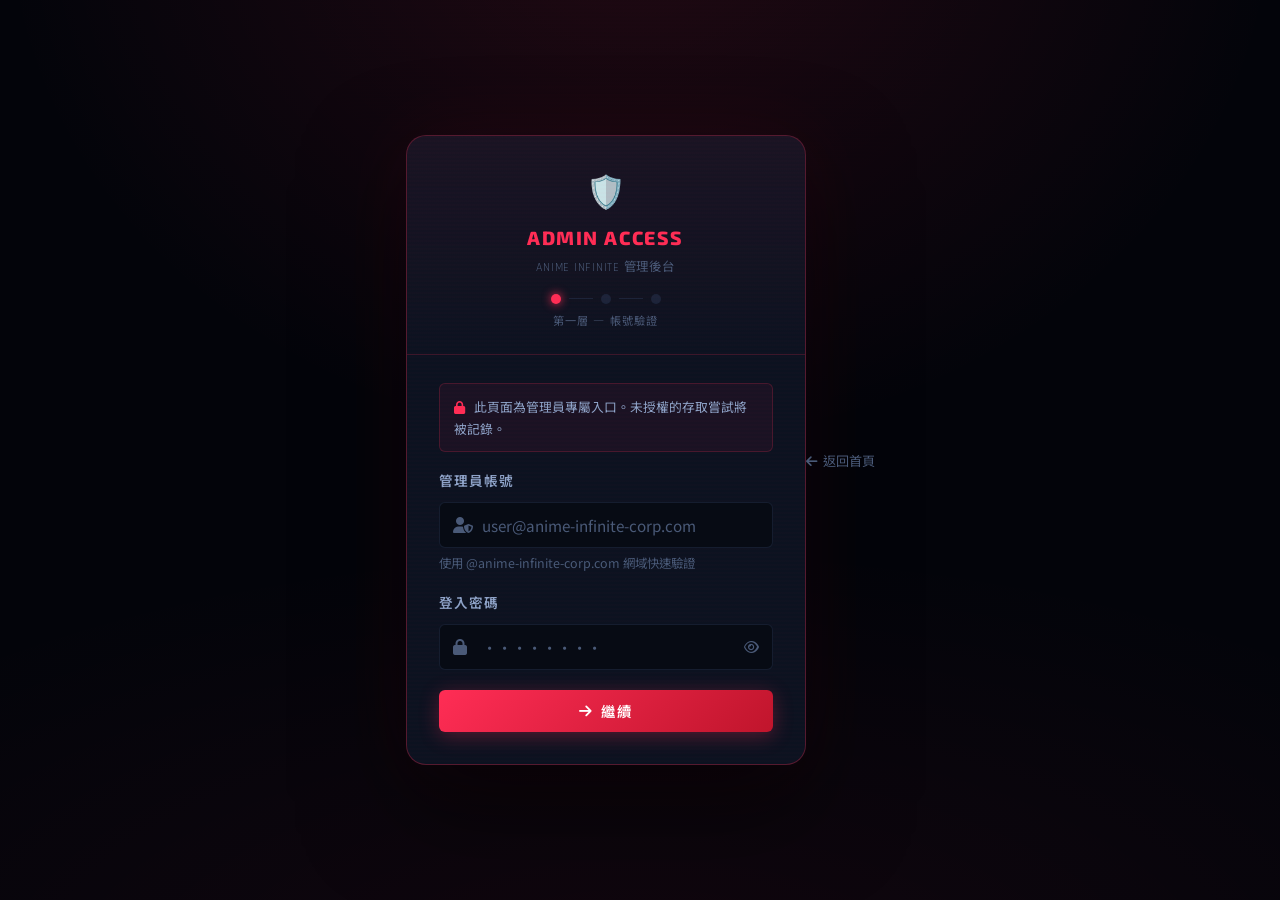
<file: admin/login.html>
<!DOCTYPE html>
<html lang="zh-TW" data-theme="dark">
<head>
  <meta charset="UTF-8">
  <meta name="viewport" content="width=device-width, initial-scale=1.0">
  <title>管理員登入 — Anime Infinite</title>
  <link rel="stylesheet" href="../assets/css/main.css">
  <link rel="stylesheet" href="https://cdnjs.cloudflare.com/ajax/libs/font-awesome/6.5.0/css/all.min.css">
  <style>
    body { display:flex; align-items:center; justify-content:center; min-height:100vh; padding:24px; }
    .admin-login-bg {
      position:fixed; inset:0;
      background:
        radial-gradient(ellipse 50% 60% at 50% -10%, rgba(255,45,85,0.12), transparent),
        radial-gradient(ellipse 80% 50% at 50% 110%, rgba(255,45,85,0.06), transparent),
        var(--bg-void);
    }
    .login-box {
      position:relative; z-index:2;
      width:100%; max-width:400px;
      background:var(--bg-panel);
      border:1px solid rgba(255,45,85,0.3);
      border-radius:var(--radius-lg);
      box-shadow:0 40px 100px rgba(0,0,0,0.6), 0 0 80px rgba(255,45,85,0.08);
      overflow:hidden;
    }
    .login-header {
      padding:28px 32px 24px;
      background:linear-gradient(180deg,rgba(255,45,85,0.06),transparent);
      border-bottom:1px solid rgba(255,45,85,0.15);
      text-align:center;
    }
    .login-body { padding:28px 32px 32px; }
    .layer-dot {
      width:10px; height:10px; border-radius:50%;
      background:var(--border-dim); display:inline-block;
      transition:all var(--transition);
    }
    .layer-dot.active { background:var(--accent-crimson); box-shadow:0 0 10px var(--accent-crimson); }
    .layer-dot.done   { background:var(--accent-green);   box-shadow:0 0 10px var(--accent-green); }
    .layer-step { display:none; animation:fadeIn 0.3s ease; }
    .layer-step.active { display:block; }
    .security-notice {
      background:rgba(255,45,85,0.06); border:1px solid rgba(255,45,85,0.2);
      border-radius:var(--radius-sm); padding:12px 14px;
      font-size:0.8rem; color:var(--text-secondary); line-height:1.7;
      margin-bottom:20px;
    }
  </style>
</head>
<body>
<div class="toast-container" id="toastContainer"></div>
<div class="admin-login-bg"></div>

<div class="login-box" style="position:relative">
  <div style="position:absolute;inset:0;pointer-events:none;z-index:0;background:repeating-linear-gradient(0deg,transparent,transparent 2px,rgba(255,45,85,0.012) 2px,rgba(255,45,85,0.012) 4px)"></div>

  <div class="login-header">
    <div style="font-size:2rem;margin-bottom:8px">🛡️</div>
    <div style="font-family:var(--font-display);font-size:1.2rem;font-weight:800;color:var(--accent-crimson);letter-spacing:0.08em">ADMIN ACCESS</div>
    <div style="font-size:0.78rem;color:var(--text-muted);margin-top:4px;font-family:var(--font-ui);letter-spacing:0.06em">ANIME INFINITE 管理後台</div>
    <!-- 3-layer dots -->
    <div style="display:flex;align-items:center;justify-content:center;gap:8px;margin-top:16px">
      <div class="layer-dot active" id="dot1"></div>
      <div style="height:1px;width:24px;background:var(--border-dim)"></div>
      <div class="layer-dot" id="dot2"></div>
      <div style="height:1px;width:24px;background:var(--border-dim)"></div>
      <div class="layer-dot" id="dot3"></div>
    </div>
    <div style="font-size:0.7rem;color:var(--text-muted);margin-top:8px;letter-spacing:0.1em;text-transform:uppercase" id="layerLabel">第一層 — 帳號驗證</div>
  </div>

  <div class="login-body" style="position:relative;z-index:1">

    <!-- Layer 1: Username + Password -->
    <div class="layer-step active" id="layer1">
      <div class="security-notice">
        <i class="fa-solid fa-lock" style="color:var(--accent-crimson);margin-right:6px"></i>
        此頁面為管理員專屬入口。未授權的存取嘗試將被記錄。
      </div>
      <div class="form-group">
        <label class="form-label">管理員帳號</label>
        <div class="input-group">
          <i class="fa-solid fa-user-shield input-icon"></i>
          <input type="text" class="form-control" id="adminEmail" placeholder="user@anime-infinite-corp.com">
        </div>
        <div class="form-hint">使用 @anime-infinite-corp.com 網域快速驗證</div>
      </div>
      <div class="form-group">
        <label class="form-label">登入密碼</label>
        <div class="input-group">
          <i class="fa-solid fa-lock input-icon"></i>
          <input type="password" class="form-control" id="adminPwd" placeholder="••••••••"
            onkeydown="if(event.key==='Enter')nextLayer(1)">
          <button class="input-action" onclick="togglePwd('adminPwd')"><i class="fa-regular fa-eye" id="adminPwdEye"></i></button>
        </div>
      </div>
      <button class="btn btn-danger w-full" onclick="nextLayer(1)">
        <i class="fa-solid fa-arrow-right"></i> 繼續
      </button>
    </div>

    <!-- Layer 2: Admin verify password -->
    <div class="layer-step" id="layer2">
      <div class="security-notice">
        <i class="fa-solid fa-shield-halved" style="color:var(--accent-gold);margin-right:6px"></i>
        請輸入管理員驗證密碼（第二道防護）。
      </div>
      <div class="form-group">
        <label class="form-label">管理員驗證密碼</label>
        <div class="input-group">
          <i class="fa-solid fa-key input-icon"></i>
          <input type="password" class="form-control" id="adminVerifyPwd" placeholder="管理員專屬驗證碼"
            onkeydown="if(event.key==='Enter')nextLayer(2)">
          <button class="input-action" onclick="togglePwd('adminVerifyPwd')"><i class="fa-regular fa-eye" id="adminVerifyPwdEye"></i></button>
        </div>
      </div>
      <button class="btn btn-danger w-full" onclick="nextLayer(2)">
        <i class="fa-solid fa-arrow-right"></i> 繼續
      </button>
      <button class="btn btn-ghost w-full" style="margin-top:8px" onclick="backLayer(2)">返回</button>
    </div>

    <!-- Layer 3: Safety code (Super Admin only) -->
    <div class="layer-step" id="layer3">
      <div class="security-notice">
        <i class="fa-solid fa-crown" style="color:var(--accent-gold);margin-right:6px"></i>
        此帳號為管理層成員，需要輸入由總管理員核發的帳戶安全碼。
      </div>
      <div class="form-group">
        <label class="form-label">帳戶安全碼</label>
        <div class="input-group">
          <i class="fa-solid fa-fingerprint input-icon"></i>
          <input type="text" class="form-control" id="safetyCode"
            style="font-family:monospace;letter-spacing:0.15em;text-transform:uppercase"
            placeholder="XXXX-XXXX-XXXX"
            onkeydown="if(event.key==='Enter')doAdminLogin()">
        </div>
        <div class="form-hint">安全碼由總管理員透過站內通知核發</div>
      </div>
      <button class="btn btn-danger w-full" onclick="doAdminLogin()" id="loginFinalBtn">
        <i class="fa-solid fa-right-to-bracket"></i> 進入後台
      </button>
      <button class="btn btn-ghost w-full" style="margin-top:8px" onclick="backLayer(3)">返回</button>
    </div>

  </div>
</div>

<div style="position:relative;z-index:2;text-align:center;margin-top:20px">
  <a href="../index.html" style="color:var(--text-muted);font-size:0.82rem">
    <i class="fa-solid fa-arrow-left" style="margin-right:6px"></i>返回首頁
  </a>
</div>

<script src="../assets/js/main.js"></script>
<script>
  if (AI.isLoggedIn() && AI.isAdmin()) window.location.href = 'index.html';

  let currentLayer = 1;
  const layerLabels = { 1:'第一層 — 帳號驗證', 2:'第二層 — 管理員驗證', 3:'第三層 — 安全碼驗證' };

  function nextLayer(from) {
    if (from === 1) {
      const email = document.getElementById('adminEmail').value.trim();
      const pwd   = document.getElementById('adminPwd').value;
      if (!email || !pwd) { showToast('error','請填寫所有欄位'); return; }
    }
    if (from === 2) {
      const vp = document.getElementById('adminVerifyPwd').value;
      if (!vp) { showToast('error','請輸入管理員驗證密碼'); return; }
    }

    document.getElementById(`layer${from}`).classList.remove('active');
    document.getElementById(`dot${from}`).classList.remove('active');
    document.getElementById(`dot${from}`).classList.add('done');

    // For lower-level admins, skip layer 3
    const skipLayer3 = from === 2 && false; // set to true for non-super-admin
    const next = skipLayer3 ? null : from + 1;

    if (next && next <= 3) {
      document.getElementById(`layer${next}`).classList.add('active');
      document.getElementById(`dot${next}`).classList.add('active');
      document.getElementById('layerLabel').textContent = layerLabels[next];
      currentLayer = next;
    } else if (from === 2) {
      // Skip layer 3 → direct login
      doAdminLogin(true);
    }
  }

  function backLayer(from) {
    document.getElementById(`layer${from}`).classList.remove('active');
    document.getElementById(`dot${from - 1}`).classList.remove('done');
    document.getElementById(`dot${from - 1}`).classList.add('active');
    document.getElementById(`dot${from}`).classList.remove('active');
    document.getElementById(`layer${from - 1}`).classList.add('active');
    document.getElementById('layerLabel').textContent = layerLabels[from - 1];
    currentLayer = from - 1;
  }

  async function doAdminLogin(skipSafety = false) {
    const btn = document.getElementById('loginFinalBtn');
    if (btn) { btn.disabled = true; btn.innerHTML = '<i class="fa-solid fa-spinner fa-spin"></i> 驗證中'; }

    const payload = {
      action:      'admin_login',
      email:       document.getElementById('adminEmail').value.trim(),
      password:    document.getElementById('adminPwd').value,
      verify_pwd:  document.getElementById('adminVerifyPwd').value,
      safety_code: skipSafety ? '' : document.getElementById('safetyCode')?.value?.trim(),
    };

    const data = await apiFetch('../api/auth.php', { method:'POST', body: JSON.stringify(payload) });

    if (data.success) {
      AI.setSession(data.token, data.user);
      showToast('success', `歡迎，${data.user.nickname}`, '進入管理後台...');
      setTimeout(() => window.location.href = 'index.html', 800);
    } else {
      showToast('error', '驗證失敗', data.message || '帳號或密碼錯誤');
      if (btn) { btn.disabled = false; btn.innerHTML = '<i class="fa-solid fa-right-to-bracket"></i> 進入後台'; }
    }
  }

  function togglePwd(id) {
    const f = document.getElementById(id);
    const e = document.getElementById(id + 'Eye');
    f.type = f.type === 'password' ? 'text' : 'password';
    e.className = f.type === 'password' ? 'fa-regular fa-eye' : 'fa-regular fa-eye-slash';
  }
</script>
</body>
</html>
</file>
<file: assets/css/main.css>
/* ============================================================
   ANIME INFINITE — MAIN STYLESHEET
   Cyberpunk Battle Dark Theme
   ============================================================ */

@import url('https://fonts.googleapis.com/css2?family=Rajdhani:wght@300;400;500;600;700&family=Exo+2:ital,wght@0,100..900;1,100..900&family=Noto+Sans+TC:wght@300;400;500;700&display=swap');

/* ── CSS Variables ─────────────────────────────────────────── */
:root {
  --bg-void:        #03040a;
  --bg-deep:        #070b14;
  --bg-panel:       #0c1220;
  --bg-card:        #111827;
  --bg-elevated:    #182035;

  --border-dim:     rgba(99,132,199,0.15);
  --border-glow:    rgba(99,132,199,0.40);
  --border-accent:  rgba(0,210,255,0.60);

  --accent-cyan:    #00d2ff;
  --accent-blue:    #3a7bff;
  --accent-crimson: #ff2d55;
  --accent-gold:    #ffd166;
  --accent-purple:  #a855f7;
  --accent-green:   #00ff88;

  --text-primary:   #e8edf8;
  --text-secondary: #8fa3c8;
  --text-muted:     #4a5a78;
  --text-accent:    #00d2ff;

  --glow-cyan:      0 0 20px rgba(0,210,255,0.4), 0 0 60px rgba(0,210,255,0.15);
  --glow-crimson:   0 0 20px rgba(255,45,85,0.4),  0 0 60px rgba(255,45,85,0.15);
  --glow-blue:      0 0 20px rgba(58,123,255,0.4), 0 0 60px rgba(58,123,255,0.15);
  --glow-gold:      0 0 20px rgba(255,209,102,0.4),0 0 60px rgba(255,209,102,0.15);

  --radius-sm:      6px;
  --radius-md:      12px;
  --radius-lg:      20px;
  --radius-xl:      32px;

  --transition:     0.25s cubic-bezier(0.4, 0, 0.2, 1);
  --transition-slow:0.5s cubic-bezier(0.4, 0, 0.2, 1);

  --font-display:  'Exo 2', 'Noto Sans TC', sans-serif;
  --font-ui:       'Rajdhani', 'Noto Sans TC', sans-serif;
  --font-body:     'Noto Sans TC', sans-serif;

  --navbar-h:       64px;
  --sidebar-w:      260px;
}

/* ── Light Mode Override ───────────────────────────────────── */
[data-theme="light"] {
  --bg-void:        #f0f4ff;
  --bg-deep:        #e8edf8;
  --bg-panel:       #ffffff;
  --bg-card:        #f8faff;
  --bg-elevated:    #eef2ff;
  --border-dim:     rgba(58,123,255,0.12);
  --border-glow:    rgba(58,123,255,0.30);
  --text-primary:   #0f172a;
  --text-secondary: #334155;
  --text-muted:     #94a3b8;
}

/* ── Reset & Base ──────────────────────────────────────────── */
*, *::before, *::after { box-sizing: border-box; margin: 0; padding: 0; }

html { scroll-behavior: smooth; font-size: 16px; }

body {
  background: var(--bg-void);
  color: var(--text-primary);
  font-family: var(--font-body);
  line-height: 1.6;
  overflow-x: hidden;
  min-height: 100vh;
}

body::before {
  content: '';
  position: fixed;
  inset: 0;
  background:
    radial-gradient(ellipse 80% 60% at 20% -10%, rgba(0,210,255,0.06) 0%, transparent 60%),
    radial-gradient(ellipse 60% 50% at 80% 110%, rgba(255,45,85,0.05) 0%, transparent 60%),
    radial-gradient(ellipse 100% 80% at 50% 50%, rgba(58,123,255,0.03) 0%, transparent 80%);
  pointer-events: none;
  z-index: 0;
}

/* Scanline overlay */
body::after {
  content: '';
  position: fixed;
  inset: 0;
  background: repeating-linear-gradient(
    0deg,
    transparent,
    transparent 2px,
    rgba(0,0,0,0.03) 2px,
    rgba(0,0,0,0.03) 4px
  );
  pointer-events: none;
  z-index: 1;
}

a { color: var(--accent-cyan); text-decoration: none; transition: color var(--transition); }
a:hover { color: var(--accent-blue); }

img { max-width: 100%; display: block; }
ul { list-style: none; }

/* ── Scrollbar ─────────────────────────────────────────────── */
::-webkit-scrollbar { width: 6px; height: 6px; }
::-webkit-scrollbar-track { background: var(--bg-deep); }
::-webkit-scrollbar-thumb { background: var(--border-glow); border-radius: 3px; }
::-webkit-scrollbar-thumb:hover { background: var(--accent-cyan); }

/* ── Typography ────────────────────────────────────────────── */
h1, h2, h3, h4, h5, h6 {
  font-family: var(--font-display);
  font-weight: 700;
  line-height: 1.2;
  letter-spacing: -0.01em;
}

.display-title {
  font-size: clamp(2.5rem, 6vw, 5rem);
  background: linear-gradient(135deg, #ffffff 0%, var(--accent-cyan) 50%, var(--accent-blue) 100%);
  -webkit-background-clip: text;
  -webkit-text-fill-color: transparent;
  background-clip: text;
}

.section-title {
  font-size: clamp(1.5rem, 3vw, 2.25rem);
  font-family: var(--font-display);
  letter-spacing: 0.05em;
  text-transform: uppercase;
}

.section-title::before {
  content: '//';
  color: var(--accent-cyan);
  margin-right: 0.5rem;
  font-weight: 300;
}

/* ── Container ─────────────────────────────────────────────── */
.container { max-width: 1280px; margin: 0 auto; padding: 0 24px; }
.container-fluid { padding: 0 32px; }

/* ── Navbar ────────────────────────────────────────────────── */
#navbar {
  position: fixed;
  top: 0; left: 0; right: 0;
  height: var(--navbar-h);
  background: rgba(7,11,20,0.85);
  backdrop-filter: blur(20px) saturate(180%);
  border-bottom: 1px solid var(--border-dim);
  z-index: 1000;
  transition: background var(--transition), box-shadow var(--transition);
}

#navbar.scrolled {
  background: rgba(7,11,20,0.97);
  box-shadow: 0 2px 40px rgba(0,0,0,0.5), 0 1px 0 var(--border-glow);
}

.navbar-inner {
  display: flex;
  align-items: center;
  height: 100%;
  gap: 0;
}

.navbar-logo {
  display: flex;
  align-items: center;
  gap: 10px;
  font-family: var(--font-display);
  font-size: 1.3rem;
  font-weight: 800;
  letter-spacing: 0.08em;
  text-transform: uppercase;
  white-space: nowrap;
  margin-right: 40px;
  color: var(--text-primary);
  text-decoration: none;
}

.navbar-logo .logo-icon {
  width: 36px; height: 36px;
  background: linear-gradient(135deg, var(--accent-cyan), var(--accent-blue));
  border-radius: var(--radius-sm);
  display: flex; align-items: center; justify-content: center;
  font-size: 1rem;
  box-shadow: var(--glow-cyan);
  flex-shrink: 0;
}

.navbar-logo .logo-text span { color: var(--accent-cyan); }

.navbar-nav {
  display: flex;
  align-items: center;
  gap: 4px;
  flex: 1;
}

.nav-link {
  color: var(--text-secondary);
  font-family: var(--font-ui);
  font-size: 0.95rem;
  font-weight: 500;
  letter-spacing: 0.05em;
  padding: 8px 14px;
  border-radius: var(--radius-sm);
  transition: all var(--transition);
  position: relative;
  text-decoration: none;
}

.nav-link::after {
  content: '';
  position: absolute;
  bottom: 4px; left: 14px; right: 14px;
  height: 2px;
  background: var(--accent-cyan);
  border-radius: 1px;
  transform: scaleX(0);
  transition: transform var(--transition);
}

.nav-link:hover,
.nav-link.active {
  color: var(--text-primary);
  background: rgba(0,210,255,0.06);
}

.nav-link:hover::after,
.nav-link.active::after { transform: scaleX(1); }

.navbar-actions {
  display: flex;
  align-items: center;
  gap: 10px;
  margin-left: auto;
}

/* Notification Bell */
.btn-notif {
  position: relative;
  background: transparent;
  border: 1px solid var(--border-dim);
  color: var(--text-secondary);
  width: 38px; height: 38px;
  border-radius: var(--radius-sm);
  cursor: pointer;
  display: flex; align-items: center; justify-content: center;
  font-size: 1rem;
  transition: all var(--transition);
}

.btn-notif:hover {
  border-color: var(--accent-cyan);
  color: var(--accent-cyan);
  box-shadow: var(--glow-cyan);
}

.notif-badge {
  position: absolute;
  top: -4px; right: -4px;
  background: var(--accent-crimson);
  color: #fff;
  font-size: 0.6rem;
  font-weight: 700;
  min-width: 16px; height: 16px;
  border-radius: 8px;
  display: flex; align-items: center; justify-content: center;
  padding: 0 4px;
  box-shadow: var(--glow-crimson);
  animation: pulse-badge 2s ease infinite;
}

@keyframes pulse-badge {
  0%, 100% { transform: scale(1); }
  50% { transform: scale(1.15); }
}

/* Language toggle */
.lang-toggle {
  background: transparent;
  border: 1px solid var(--border-dim);
  color: var(--text-secondary);
  font-family: var(--font-ui);
  font-size: 0.8rem;
  padding: 6px 10px;
  border-radius: var(--radius-sm);
  cursor: pointer;
  transition: all var(--transition);
  letter-spacing: 0.05em;
}

.lang-toggle:hover { border-color: var(--border-glow); color: var(--text-primary); }

/* Hamburger */
.navbar-toggle {
  display: none;
  background: transparent;
  border: none;
  color: var(--text-primary);
  font-size: 1.5rem;
  cursor: pointer;
  padding: 4px;
}

/* ── Buttons ───────────────────────────────────────────────── */
.btn {
  display: inline-flex;
  align-items: center;
  justify-content: center;
  gap: 8px;
  padding: 10px 22px;
  border-radius: var(--radius-sm);
  font-family: var(--font-ui);
  font-size: 0.9rem;
  font-weight: 600;
  letter-spacing: 0.08em;
  text-transform: uppercase;
  cursor: pointer;
  border: none;
  transition: all var(--transition);
  position: relative;
  overflow: hidden;
  text-decoration: none;
  white-space: nowrap;
}

.btn::before {
  content: '';
  position: absolute;
  inset: 0;
  background: rgba(255,255,255,0.08);
  opacity: 0;
  transition: opacity var(--transition);
}

.btn:hover::before { opacity: 1; }

.btn-primary {
  background: linear-gradient(135deg, var(--accent-cyan), var(--accent-blue));
  color: var(--bg-void);
  box-shadow: 0 4px 20px rgba(0,210,255,0.3);
}

.btn-primary:hover {
  box-shadow: 0 6px 30px rgba(0,210,255,0.5), var(--glow-cyan);
  transform: translateY(-1px);
  color: var(--bg-void);
}

.btn-danger {
  background: linear-gradient(135deg, var(--accent-crimson), #c0152c);
  color: #fff;
  box-shadow: 0 4px 20px rgba(255,45,85,0.3);
}

.btn-danger:hover { box-shadow: 0 6px 30px rgba(255,45,85,0.5); transform: translateY(-1px); }

.btn-outline {
  background: transparent;
  border: 1px solid var(--border-glow);
  color: var(--text-primary);
}

.btn-outline:hover {
  border-color: var(--accent-cyan);
  color: var(--accent-cyan);
  box-shadow: var(--glow-cyan);
}

.btn-ghost {
  background: rgba(255,255,255,0.04);
  border: 1px solid var(--border-dim);
  color: var(--text-secondary);
}

.btn-ghost:hover { background: rgba(255,255,255,0.08); color: var(--text-primary); }

.btn-gold {
  background: linear-gradient(135deg, var(--accent-gold), #e8900a);
  color: var(--bg-void);
  box-shadow: 0 4px 20px rgba(255,209,102,0.3);
}

.btn-gold:hover { box-shadow: 0 6px 30px rgba(255,209,102,0.5); transform: translateY(-1px); color: var(--bg-void); }

.btn-sm { padding: 7px 16px; font-size: 0.8rem; }
.btn-lg { padding: 14px 32px; font-size: 1rem; }

.btn:disabled {
  opacity: 0.4;
  cursor: not-allowed;
  transform: none !important;
  box-shadow: none !important;
}

/* ── Cards ─────────────────────────────────────────────────── */
.card {
  background: var(--bg-card);
  border: 1px solid var(--border-dim);
  border-radius: var(--radius-md);
  transition: all var(--transition);
}

.card:hover {
  border-color: var(--border-glow);
  transform: translateY(-2px);
  box-shadow: 0 12px 40px rgba(0,0,0,0.3), 0 0 0 1px var(--border-dim);
}

.card-panel {
  background: var(--bg-panel);
  border: 1px solid var(--border-dim);
  border-radius: var(--radius-md);
}

.card-elevated {
  background: var(--bg-elevated);
  border: 1px solid var(--border-glow);
  border-radius: var(--radius-md);
  box-shadow: 0 8px 32px rgba(0,0,0,0.2);
}

/* ── Form Elements ─────────────────────────────────────────── */
.form-group { margin-bottom: 20px; }

.form-label {
  display: block;
  font-family: var(--font-ui);
  font-size: 0.85rem;
  font-weight: 600;
  letter-spacing: 0.08em;
  text-transform: uppercase;
  color: var(--text-secondary);
  margin-bottom: 8px;
}

.form-control {
  width: 100%;
  background: var(--bg-deep);
  border: 1px solid var(--border-dim);
  border-radius: var(--radius-sm);
  color: var(--text-primary);
  font-family: var(--font-body);
  font-size: 0.95rem;
  padding: 11px 16px;
  transition: all var(--transition);
  outline: none;
}

.form-control::placeholder { color: var(--text-muted); }

.form-control:focus {
  border-color: var(--accent-cyan);
  box-shadow: 0 0 0 3px rgba(0,210,255,0.12), var(--glow-cyan);
  background: var(--bg-panel);
}

.form-control:disabled {
  opacity: 0.5;
  cursor: not-allowed;
  filter: blur(0.5px);
}

.form-control.locked {
  background: rgba(255,255,255,0.02);
  border-style: dashed;
  color: var(--text-muted);
  cursor: not-allowed;
  position: relative;
}

/* Input with icon */
.input-group {
  position: relative;
}

.input-group .input-icon {
  position: absolute;
  left: 14px; top: 50%;
  transform: translateY(-50%);
  color: var(--text-muted);
  pointer-events: none;
  transition: color var(--transition);
}

.input-group .form-control { padding-left: 42px; }
.input-group:focus-within .input-icon { color: var(--accent-cyan); }

.input-group .input-action {
  position: absolute;
  right: 10px; top: 50%;
  transform: translateY(-50%);
  background: transparent;
  border: none;
  color: var(--text-muted);
  cursor: pointer;
  padding: 4px;
  transition: color var(--transition);
}

.input-group .input-action:hover { color: var(--accent-cyan); }

.form-hint {
  font-size: 0.78rem;
  color: var(--text-muted);
  margin-top: 6px;
}

.form-error {
  font-size: 0.78rem;
  color: var(--accent-crimson);
  margin-top: 6px;
}

/* Checkbox */
.form-check {
  display: flex;
  align-items: flex-start;
  gap: 10px;
  cursor: pointer;
}

.form-check input[type="checkbox"] {
  width: 18px; height: 18px;
  accent-color: var(--accent-cyan);
  cursor: pointer;
  flex-shrink: 0;
  margin-top: 2px;
}

/* ── Badge & Tag ───────────────────────────────────────────── */
.badge {
  display: inline-flex;
  align-items: center;
  gap: 4px;
  padding: 3px 10px;
  border-radius: 100px;
  font-family: var(--font-ui);
  font-size: 0.72rem;
  font-weight: 700;
  letter-spacing: 0.1em;
  text-transform: uppercase;
}

.badge-cyan   { background: rgba(0,210,255,0.15); color: var(--accent-cyan); border: 1px solid rgba(0,210,255,0.3); }
.badge-crimson{ background: rgba(255,45,85,0.15);  color: var(--accent-crimson); border: 1px solid rgba(255,45,85,0.3); }
.badge-gold   { background: rgba(255,209,102,0.15);color: var(--accent-gold); border: 1px solid rgba(255,209,102,0.3); }
.badge-green  { background: rgba(0,255,136,0.15); color: var(--accent-green); border: 1px solid rgba(0,255,136,0.3); }
.badge-purple { background: rgba(168,85,247,0.15);color: var(--accent-purple); border: 1px solid rgba(168,85,247,0.3); }
.badge-dim    { background: rgba(255,255,255,0.06); color: var(--text-muted); border: 1px solid var(--border-dim); }

/* ── Hero Section ──────────────────────────────────────────── */
.hero {
  position: relative;
  min-height: 100svh;
  display: flex;
  align-items: center;
  overflow: hidden;
  padding-top: var(--navbar-h);
}

.hero-bg {
  position: absolute;
  inset: 0;
  background:
    radial-gradient(ellipse 70% 80% at 70% 50%, rgba(58,123,255,0.12) 0%, transparent 60%),
    radial-gradient(ellipse 40% 40% at 20% 80%, rgba(255,45,85,0.08) 0%, transparent 50%),
    var(--bg-void);
  z-index: 0;
}

.hero-grid-overlay {
  position: absolute;
  inset: 0;
  background-image:
    linear-gradient(rgba(0,210,255,0.04) 1px, transparent 1px),
    linear-gradient(90deg, rgba(0,210,255,0.04) 1px, transparent 1px);
  background-size: 60px 60px;
  mask-image: radial-gradient(ellipse 80% 80% at 50% 50%, black, transparent);
  z-index: 0;
}

.hero-content {
  position: relative;
  z-index: 2;
}

/* ── Server Status Widget ──────────────────────────────────── */
.server-status-widget {
  display: inline-flex;
  align-items: center;
  gap: 8px;
  background: rgba(0,255,136,0.08);
  border: 1px solid rgba(0,255,136,0.25);
  border-radius: 100px;
  padding: 6px 14px;
  font-family: var(--font-ui);
  font-size: 0.8rem;
  font-weight: 600;
  letter-spacing: 0.06em;
  color: var(--accent-green);
}

.status-dot {
  width: 8px; height: 8px;
  border-radius: 50%;
  background: var(--accent-green);
  box-shadow: 0 0 8px var(--accent-green);
  animation: pulse-dot 2s ease infinite;
}

@keyframes pulse-dot {
  0%, 100% { opacity: 1; transform: scale(1); }
  50% { opacity: 0.6; transform: scale(0.8); }
}

.status-dot.offline { background: var(--accent-crimson); box-shadow: 0 0 8px var(--accent-crimson); }

/* ── Quick Redeem Block ────────────────────────────────────── */
.quick-redeem {
  background: var(--bg-panel);
  border: 1px solid var(--border-dim);
  border-top: 2px solid var(--accent-cyan);
  border-radius: var(--radius-md);
  padding: 32px 36px;
  position: relative;
  overflow: hidden;
}

.quick-redeem::before {
  content: '';
  position: absolute;
  top: 0; left: 0; right: 0;
  height: 1px;
  background: linear-gradient(90deg, transparent, var(--accent-cyan), transparent);
}

.quick-redeem .redeem-glow {
  position: absolute;
  top: -60px; left: 50%;
  transform: translateX(-50%);
  width: 300px; height: 120px;
  background: radial-gradient(ellipse, rgba(0,210,255,0.15), transparent);
  pointer-events: none;
}

/* ── Stats Row ─────────────────────────────────────────────── */
.stat-card {
  background: var(--bg-card);
  border: 1px solid var(--border-dim);
  border-radius: var(--radius-md);
  padding: 20px 24px;
  text-align: center;
  position: relative;
  overflow: hidden;
  transition: all var(--transition);
}

.stat-card::after {
  content: '';
  position: absolute;
  bottom: 0; left: 0; right: 0;
  height: 2px;
}

.stat-card.cyan::after  { background: var(--accent-cyan); }
.stat-card.crimson::after { background: var(--accent-crimson); }
.stat-card.gold::after  { background: var(--accent-gold); }
.stat-card.green::after { background: var(--accent-green); }

.stat-card:hover {
  border-color: var(--border-glow);
  transform: translateY(-3px);
  box-shadow: 0 16px 40px rgba(0,0,0,0.3);
}

.stat-value {
  font-family: var(--font-display);
  font-size: 2rem;
  font-weight: 800;
  line-height: 1;
  margin: 8px 0 4px;
}

.stat-label {
  font-family: var(--font-ui);
  font-size: 0.78rem;
  letter-spacing: 0.1em;
  text-transform: uppercase;
  color: var(--text-muted);
}

/* ── Dividers ──────────────────────────────────────────────── */
.divider {
  height: 1px;
  background: linear-gradient(90deg, transparent, var(--border-dim), transparent);
  margin: 32px 0;
}

.divider-glow {
  height: 1px;
  background: linear-gradient(90deg, transparent, var(--accent-cyan), transparent);
  margin: 32px 0;
  box-shadow: 0 0 12px rgba(0,210,255,0.3);
}

/* ── Tabs ──────────────────────────────────────────────────── */
.tab-list {
  display: flex;
  gap: 4px;
  border-bottom: 1px solid var(--border-dim);
  margin-bottom: 24px;
  overflow-x: auto;
  scrollbar-width: none;
}

.tab-list::-webkit-scrollbar { display: none; }

.tab-btn {
  padding: 10px 20px;
  font-family: var(--font-ui);
  font-size: 0.88rem;
  font-weight: 600;
  letter-spacing: 0.06em;
  text-transform: uppercase;
  color: var(--text-muted);
  background: transparent;
  border: none;
  border-bottom: 2px solid transparent;
  cursor: pointer;
  white-space: nowrap;
  transition: all var(--transition);
  margin-bottom: -1px;
}

.tab-btn:hover { color: var(--text-secondary); }

.tab-btn.active {
  color: var(--accent-cyan);
  border-bottom-color: var(--accent-cyan);
}

.tab-pane { display: none; }
.tab-pane.active { display: block; animation: fadeIn 0.3s ease; }

@keyframes fadeIn {
  from { opacity: 0; transform: translateY(6px); }
  to   { opacity: 1; transform: translateY(0); }
}

/* ── Skeleton Loading ──────────────────────────────────────── */
.skeleton {
  background: linear-gradient(90deg, var(--bg-elevated) 25%, rgba(255,255,255,0.05) 50%, var(--bg-elevated) 75%);
  background-size: 200% 100%;
  animation: shimmer 1.8s infinite;
  border-radius: var(--radius-sm);
}

@keyframes shimmer {
  from { background-position: 200% 0; }
  to   { background-position: -200% 0; }
}

.skeleton-text  { height: 14px; margin-bottom: 8px; }
.skeleton-title { height: 24px; margin-bottom: 12px; width: 60%; }
.skeleton-box   { height: 80px; }

/* ── Progress Ring (SVG) ───────────────────────────────────── */
.progress-ring { transform: rotate(-90deg); }
.progress-ring-track { fill: none; stroke: var(--bg-elevated); }
.progress-ring-fill {
  fill: none;
  stroke-linecap: round;
  stroke-dasharray: var(--circumference);
  stroke-dashoffset: var(--offset);
  transition: stroke-dashoffset 1s cubic-bezier(0.4, 0, 0.2, 1);
}

/* ── Notification Dropdown ─────────────────────────────────── */
.notif-dropdown {
  position: absolute;
  top: calc(100% + 8px);
  right: 0;
  width: 360px;
  background: var(--bg-panel);
  border: 1px solid var(--border-glow);
  border-radius: var(--radius-md);
  box-shadow: 0 20px 60px rgba(0,0,0,0.5), var(--glow-cyan);
  z-index: 2000;
  overflow: hidden;
  display: none;
  animation: dropdownIn 0.2s ease;
}

@keyframes dropdownIn {
  from { opacity: 0; transform: translateY(-8px) scale(0.97); }
  to   { opacity: 1; transform: translateY(0) scale(1); }
}

.notif-dropdown.open { display: block; }

.notif-header {
  padding: 14px 18px;
  border-bottom: 1px solid var(--border-dim);
  display: flex;
  align-items: center;
  justify-content: space-between;
  font-family: var(--font-ui);
  font-size: 0.82rem;
  font-weight: 700;
  letter-spacing: 0.08em;
  text-transform: uppercase;
  color: var(--text-secondary);
}

.notif-item {
  padding: 14px 18px;
  border-bottom: 1px solid var(--border-dim);
  display: flex;
  gap: 12px;
  cursor: pointer;
  transition: background var(--transition);
  position: relative;
}

.notif-item:last-child { border-bottom: none; }
.notif-item:hover { background: rgba(255,255,255,0.03); }
.notif-item.unread::before {
  content: '';
  position: absolute;
  left: 0; top: 0; bottom: 0;
  width: 3px;
  background: var(--accent-cyan);
  box-shadow: var(--glow-cyan);
}

.notif-icon {
  width: 36px; height: 36px;
  border-radius: var(--radius-sm);
  display: flex; align-items: center; justify-content: center;
  font-size: 1rem;
  flex-shrink: 0;
  background: rgba(0,210,255,0.1);
  color: var(--accent-cyan);
}

.notif-body { flex: 1; min-width: 0; }

.notif-title {
  font-family: var(--font-ui);
  font-size: 0.88rem;
  font-weight: 600;
  color: var(--text-primary);
  margin-bottom: 4px;
  white-space: nowrap;
  overflow: hidden;
  text-overflow: ellipsis;
}

.notif-preview {
  font-size: 0.8rem;
  color: var(--text-muted);
  filter: blur(4px);
  user-select: none;
  pointer-events: none;
  white-space: nowrap;
  overflow: hidden;
  text-overflow: ellipsis;
  transition: filter var(--transition);
}

.notif-item:hover .notif-preview { filter: blur(2px); }

.notif-time {
  font-size: 0.72rem;
  color: var(--text-muted);
  white-space: nowrap;
  flex-shrink: 0;
}

.notif-read-btn {
  display: block;
  text-align: center;
  padding: 8px;
  font-family: var(--font-ui);
  font-size: 0.75rem;
  font-weight: 600;
  letter-spacing: 0.08em;
  text-transform: uppercase;
  color: var(--accent-cyan);
  background: transparent;
  border: none;
  border-top: 1px solid var(--border-dim);
  width: 100%;
  cursor: pointer;
  transition: background var(--transition);
}

.notif-read-btn:hover { background: rgba(0,210,255,0.06); }

/* ── Modal ─────────────────────────────────────────────────── */
.modal-overlay {
  position: fixed;
  inset: 0;
  background: rgba(0,0,0,0.7);
  backdrop-filter: blur(8px);
  z-index: 5000;
  display: flex;
  align-items: center;
  justify-content: center;
  padding: 24px;
  opacity: 0;
  pointer-events: none;
  transition: opacity var(--transition);
}

.modal-overlay.open {
  opacity: 1;
  pointer-events: all;
}

.modal {
  background: var(--bg-panel);
  border: 1px solid var(--border-glow);
  border-radius: var(--radius-lg);
  width: 100%;
  max-width: 520px;
  max-height: 80vh;
  overflow-y: auto;
  box-shadow: 0 40px 120px rgba(0,0,0,0.6), var(--glow-cyan);
  transform: scale(0.94) translateY(20px);
  transition: transform var(--transition);
}

.modal-overlay.open .modal {
  transform: scale(1) translateY(0);
}

.modal-header {
  padding: 24px 28px 0;
  display: flex;
  align-items: flex-start;
  justify-content: space-between;
  gap: 16px;
}

.modal-title {
  font-family: var(--font-display);
  font-size: 1.25rem;
  font-weight: 700;
}

.modal-close {
  background: transparent;
  border: 1px solid var(--border-dim);
  color: var(--text-muted);
  width: 32px; height: 32px;
  border-radius: var(--radius-sm);
  cursor: pointer;
  display: flex; align-items: center; justify-content: center;
  flex-shrink: 0;
  font-size: 1rem;
  transition: all var(--transition);
}

.modal-close:hover { border-color: var(--accent-crimson); color: var(--accent-crimson); }

.modal-body { padding: 20px 28px; }
.modal-footer {
  padding: 0 28px 24px;
  border-top: 1px solid var(--border-dim);
  padding-top: 16px;
  margin-top: 16px;
}

/* ── Dashboard Layout ──────────────────────────────────────── */
.dashboard-wrap {
  display: flex;
  min-height: 100vh;
  padding-top: var(--navbar-h);
}

.dashboard-sidebar {
  width: var(--sidebar-w);
  position: fixed;
  top: var(--navbar-h);
  left: 0;
  bottom: 0;
  background: var(--bg-deep);
  border-right: 1px solid var(--border-dim);
  overflow-y: auto;
  z-index: 100;
  transition: transform var(--transition);
}

.dashboard-main {
  flex: 1;
  margin-left: var(--sidebar-w);
  padding: 32px;
  min-width: 0;
}

/* Sidebar user block */
.sidebar-user {
  padding: 24px 20px;
  border-bottom: 1px solid var(--border-dim);
  text-align: center;
}

.sidebar-avatar {
  width: 72px; height: 72px;
  border-radius: 50%;
  margin: 0 auto 12px;
  border: 2px solid var(--accent-cyan);
  box-shadow: 0 0 20px rgba(0,210,255,0.3);
  background: var(--bg-elevated);
  display: flex; align-items: center; justify-content: center;
  font-size: 2rem;
  overflow: hidden;
}

.sidebar-username {
  font-family: var(--font-ui);
  font-size: 1rem;
  font-weight: 700;
  margin-bottom: 4px;
}

.sidebar-role { font-size: 0.8rem; }

/* Verification rings area */
.verify-rings {
  padding: 20px;
  border-bottom: 1px solid var(--border-dim);
}

.verify-rings-title {
  font-family: var(--font-ui);
  font-size: 0.72rem;
  letter-spacing: 0.12em;
  text-transform: uppercase;
  color: var(--text-muted);
  margin-bottom: 16px;
  text-align: center;
}

.verify-grid {
  display: grid;
  grid-template-columns: repeat(3, 1fr);
  gap: 8px;
}

.verify-item {
  display: flex;
  flex-direction: column;
  align-items: center;
  gap: 6px;
  cursor: pointer;
  padding: 8px 4px;
  border-radius: var(--radius-sm);
  transition: background var(--transition);
}

.verify-item:hover { background: rgba(255,255,255,0.04); }

.verify-ring-wrap {
  position: relative;
  width: 52px; height: 52px;
}

.verify-ring-wrap svg { position: absolute; inset: 0; }

.verify-ring-icon {
  position: absolute;
  inset: 0;
  display: flex; align-items: center; justify-content: center;
  font-size: 1.1rem;
}

.verify-label {
  font-size: 0.68rem;
  font-family: var(--font-ui);
  letter-spacing: 0.05em;
  text-align: center;
  color: var(--text-muted);
  line-height: 1.2;
}

.verify-label.done { color: var(--accent-green); }

/* Sidebar nav */
.sidebar-nav {
  padding: 16px 12px;
}

.sidebar-nav-item {
  display: flex;
  align-items: center;
  gap: 10px;
  padding: 10px 14px;
  border-radius: var(--radius-sm);
  font-family: var(--font-ui);
  font-size: 0.9rem;
  font-weight: 500;
  color: var(--text-secondary);
  cursor: pointer;
  transition: all var(--transition);
  text-decoration: none;
  margin-bottom: 2px;
}

.sidebar-nav-item:hover {
  background: rgba(255,255,255,0.05);
  color: var(--text-primary);
}

.sidebar-nav-item.active {
  background: rgba(0,210,255,0.1);
  color: var(--accent-cyan);
  border: 1px solid rgba(0,210,255,0.2);
}

.sidebar-nav-item i { width: 18px; text-align: center; flex-shrink: 0; }

/* ── Admin Dashboard ───────────────────────────────────────── */
.admin-layout {
  display: flex;
  min-height: 100vh;
  padding-top: var(--navbar-h);
}

.admin-sidebar {
  width: 240px;
  position: fixed;
  top: var(--navbar-h);
  left: 0; bottom: 0;
  background: var(--bg-deep);
  border-right: 1px solid var(--border-dim);
  overflow-y: auto;
  z-index: 100;
}

.admin-main { margin-left: 240px; flex: 1; padding: 32px; }

.admin-section-title {
  font-size: 0.7rem;
  letter-spacing: 0.14em;
  text-transform: uppercase;
  color: var(--text-muted);
  padding: 16px 16px 6px;
}

/* KPI Cards */
.kpi-grid {
  display: grid;
  grid-template-columns: repeat(auto-fill, minmax(220px, 1fr));
  gap: 16px;
  margin-bottom: 32px;
}

.kpi-card {
  background: var(--bg-card);
  border: 1px solid var(--border-dim);
  border-radius: var(--radius-md);
  padding: 20px;
  position: relative;
  overflow: hidden;
  transition: all var(--transition);
}

.kpi-card:hover { border-color: var(--border-glow); transform: translateY(-2px); }

.kpi-card::before {
  content: '';
  position: absolute;
  top: 0; right: 0;
  width: 80px; height: 80px;
  border-radius: 0 0 0 80px;
  opacity: 0.08;
}

.kpi-card.cyan::before  { background: var(--accent-cyan); }
.kpi-card.crimson::before { background: var(--accent-crimson); }
.kpi-card.gold::before  { background: var(--accent-gold); }
.kpi-card.green::before { background: var(--accent-green); }

.kpi-icon {
  font-size: 1.4rem;
  margin-bottom: 12px;
}

.kpi-value {
  font-family: var(--font-display);
  font-size: 1.8rem;
  font-weight: 800;
  line-height: 1;
  margin-bottom: 4px;
}

.kpi-label {
  font-family: var(--font-ui);
  font-size: 0.78rem;
  letter-spacing: 0.08em;
  text-transform: uppercase;
  color: var(--text-muted);
}

.kpi-change {
  font-size: 0.78rem;
  font-weight: 600;
  margin-top: 8px;
}

.kpi-change.up { color: var(--accent-green); }
.kpi-change.down { color: var(--accent-crimson); }

/* Data table */
.data-table {
  width: 100%;
  border-collapse: collapse;
  font-size: 0.88rem;
}

.data-table th {
  padding: 10px 16px;
  text-align: left;
  font-family: var(--font-ui);
  font-size: 0.72rem;
  letter-spacing: 0.1em;
  text-transform: uppercase;
  color: var(--text-muted);
  border-bottom: 1px solid var(--border-dim);
  background: var(--bg-deep);
}

.data-table td {
  padding: 12px 16px;
  border-bottom: 1px solid var(--border-dim);
  color: var(--text-primary);
  vertical-align: middle;
}

.data-table tr:last-child td { border-bottom: none; }
.data-table tr:hover td { background: rgba(255,255,255,0.02); }

.data-table .td-mono {
  font-family: monospace;
  font-size: 0.82rem;
  color: var(--text-secondary);
}

/* API status light */
.api-light {
  display: inline-flex;
  align-items: center;
  gap: 8px;
  font-family: var(--font-ui);
  font-size: 0.82rem;
  font-weight: 600;
}

.api-light .dot {
  width: 10px; height: 10px;
  border-radius: 50%;
}

.api-light.ok .dot    { background: var(--accent-green); box-shadow: 0 0 8px var(--accent-green); }
.api-light.warn .dot  { background: var(--accent-gold);  box-shadow: 0 0 8px var(--accent-gold); }
.api-light.error .dot { background: var(--accent-crimson); box-shadow: 0 0 8px var(--accent-crimson); }

/* ── Promo / Store Cards ────────────────────────────────────── */
.store-grid {
  display: grid;
  grid-template-columns: repeat(auto-fill, minmax(200px, 1fr));
  gap: 16px;
}

.store-card {
  background: var(--bg-card);
  border: 1px solid var(--border-dim);
  border-radius: var(--radius-md);
  overflow: hidden;
  cursor: pointer;
  transition: all var(--transition);
  position: relative;
}

.store-card:hover {
  border-color: var(--accent-cyan);
  transform: translateY(-4px);
  box-shadow: 0 20px 50px rgba(0,0,0,0.4), var(--glow-cyan);
}

.store-card.popular::before {
  content: 'HOT';
  position: absolute;
  top: 10px; right: 10px;
  background: var(--accent-crimson);
  color: #fff;
  font-family: var(--font-ui);
  font-size: 0.65rem;
  font-weight: 800;
  letter-spacing: 0.1em;
  padding: 3px 8px;
  border-radius: 4px;
  z-index: 1;
  box-shadow: var(--glow-crimson);
}

.store-card-img {
  height: 120px;
  background: linear-gradient(135deg, var(--bg-elevated), var(--bg-panel));
  display: flex; align-items: center; justify-content: center;
  font-size: 2.5rem;
}

.store-card-body { padding: 16px; }

.store-card-name {
  font-family: var(--font-ui);
  font-size: 0.9rem;
  font-weight: 700;
  margin-bottom: 8px;
}

.store-card-price {
  font-family: var(--font-display);
  font-size: 1.3rem;
  font-weight: 800;
  color: var(--accent-gold);
}

.store-card-sub {
  font-size: 0.75rem;
  color: var(--text-muted);
  margin-top: 2px;
}

/* ── News Cards ────────────────────────────────────────────── */
.news-card {
  background: var(--bg-card);
  border: 1px solid var(--border-dim);
  border-radius: var(--radius-md);
  overflow: hidden;
  transition: all var(--transition);
}

.news-card:hover {
  border-color: var(--border-glow);
  transform: translateY(-3px);
  box-shadow: 0 16px 40px rgba(0,0,0,0.3);
}

.news-card-img {
  height: 160px;
  background: linear-gradient(135deg, var(--bg-elevated) 0%, var(--bg-panel) 100%);
  display: flex; align-items: center; justify-content: center;
  font-size: 3rem;
  border-bottom: 1px solid var(--border-dim);
}

.news-card-body { padding: 20px; }
.news-card-cat {
  font-family: var(--font-ui);
  font-size: 0.7rem;
  font-weight: 700;
  letter-spacing: 0.12em;
  text-transform: uppercase;
  color: var(--accent-cyan);
  margin-bottom: 8px;
}

.news-card-title {
  font-family: var(--font-display);
  font-size: 1.05rem;
  font-weight: 700;
  line-height: 1.4;
  margin-bottom: 10px;
}

.news-card-meta {
  display: flex;
  align-items: center;
  gap: 12px;
  font-size: 0.78rem;
  color: var(--text-muted);
}

.news-actions {
  display: flex;
  align-items: center;
  gap: 8px;
  padding: 12px 20px;
  border-top: 1px solid var(--border-dim);
}

.action-btn {
  display: flex;
  align-items: center;
  gap: 6px;
  padding: 6px 12px;
  border-radius: var(--radius-sm);
  font-family: var(--font-ui);
  font-size: 0.78rem;
  font-weight: 600;
  letter-spacing: 0.05em;
  background: transparent;
  border: 1px solid var(--border-dim);
  color: var(--text-muted);
  cursor: pointer;
  transition: all var(--transition);
}

.action-btn:hover       { border-color: var(--border-glow); color: var(--text-primary); }
.action-btn.liked       { border-color: var(--accent-crimson); color: var(--accent-crimson); }
.action-btn.liked .icon { animation: heartPop 0.3s ease; }

@keyframes heartPop {
  0%   { transform: scale(1); }
  50%  { transform: scale(1.4); }
  100% { transform: scale(1); }
}

/* ── Alert / Toast ─────────────────────────────────────────── */
.toast-container {
  position: fixed;
  top: calc(var(--navbar-h) + 16px);
  right: 20px;
  z-index: 9999;
  display: flex;
  flex-direction: column;
  gap: 10px;
  pointer-events: none;
}

.toast {
  background: var(--bg-panel);
  border: 1px solid var(--border-glow);
  border-radius: var(--radius-md);
  padding: 14px 18px;
  max-width: 340px;
  display: flex;
  align-items: flex-start;
  gap: 12px;
  box-shadow: 0 20px 50px rgba(0,0,0,0.4);
  pointer-events: all;
  animation: toastIn 0.35s cubic-bezier(0.34,1.56,0.64,1) forwards;
}

.toast.out { animation: toastOut 0.25s ease forwards; }

@keyframes toastIn {
  from { opacity: 0; transform: translateX(100%) scale(0.8); }
  to   { opacity: 1; transform: translateX(0) scale(1); }
}

@keyframes toastOut {
  from { opacity: 1; transform: translateX(0); }
  to   { opacity: 0; transform: translateX(100%); }
}

.toast-icon { font-size: 1.2rem; flex-shrink: 0; }
.toast-title { font-family: var(--font-ui); font-weight: 700; font-size: 0.88rem; }
.toast-msg   { font-size: 0.82rem; color: var(--text-secondary); margin-top: 2px; }
.toast.success { border-color: rgba(0,255,136,0.4); }
.toast.error   { border-color: rgba(255,45,85,0.4); }
.toast.info    { border-color: rgba(0,210,255,0.4); }

/* ── Success Animation ─────────────────────────────────────── */
.success-anim {
  display: flex;
  flex-direction: column;
  align-items: center;
  gap: 16px;
  padding: 32px;
  text-align: center;
}

.success-icon {
  width: 80px; height: 80px;
  border-radius: 50%;
  background: rgba(0,255,136,0.1);
  border: 2px solid var(--accent-green);
  display: flex; align-items: center; justify-content: center;
  font-size: 2rem;
  animation: successPop 0.6s cubic-bezier(0.34,1.56,0.64,1) forwards;
  box-shadow: 0 0 40px rgba(0,255,136,0.3);
}

@keyframes successPop {
  from { transform: scale(0) rotate(-45deg); opacity: 0; }
  to   { transform: scale(1) rotate(0); opacity: 1; }
}

.particles {
  position: absolute;
  inset: 0;
  overflow: hidden;
  pointer-events: none;
}

/* ── Footer ────────────────────────────────────────────────── */
#footer {
  background: var(--bg-deep);
  border-top: 1px solid var(--border-dim);
  padding: 48px 0 24px;
  margin-top: 80px;
  position: relative;
}

#footer::before {
  content: '';
  position: absolute;
  top: 0; left: 0; right: 0;
  height: 1px;
  background: linear-gradient(90deg, transparent, var(--accent-cyan), transparent);
  opacity: 0.4;
}

.footer-grid {
  display: grid;
  grid-template-columns: 2fr 1fr 1fr 1.5fr;
  gap: 40px;
  margin-bottom: 40px;
}

.footer-col-title {
  font-family: var(--font-ui);
  font-size: 0.78rem;
  font-weight: 700;
  letter-spacing: 0.12em;
  text-transform: uppercase;
  color: var(--text-secondary);
  margin-bottom: 16px;
}

.footer-link {
  display: block;
  color: var(--text-muted);
  font-size: 0.88rem;
  margin-bottom: 8px;
  transition: color var(--transition);
  text-decoration: none;
}

.footer-link:hover { color: var(--accent-cyan); }

.footer-bottom {
  border-top: 1px solid var(--border-dim);
  padding-top: 24px;
  display: flex;
  align-items: center;
  justify-content: space-between;
  flex-wrap: wrap;
  gap: 16px;
  font-size: 0.82rem;
  color: var(--text-muted);
}

.partner-link {
  display: inline-flex;
  align-items: center;
  gap: 8px;
  padding: 8px 16px;
  border: 1px solid var(--border-dim);
  border-radius: var(--radius-sm);
  font-family: var(--font-ui);
  font-size: 0.78rem;
  font-weight: 600;
  letter-spacing: 0.1em;
  text-transform: uppercase;
  color: var(--text-muted);
  text-decoration: none;
  transition: all var(--transition);
}

.partner-link:hover {
  border-color: var(--accent-gold);
  color: var(--accent-gold);
  box-shadow: 0 0 20px rgba(255,209,102,0.2);
}

/* ── Maintenance Banner ─────────────────────────────────────── */
.maint-banner {
  background: rgba(255,45,85,0.1);
  border: 1px solid rgba(255,45,85,0.3);
  border-radius: var(--radius-sm);
  padding: 12px 20px;
  display: flex;
  align-items: center;
  gap: 12px;
  margin-bottom: 24px;
  font-size: 0.88rem;
  color: var(--accent-crimson);
  font-family: var(--font-ui);
  font-weight: 600;
}

/* ── Role Badge Colors ─────────────────────────────────────── */
.role-user         { color: var(--text-muted); }
.role-vip          { color: var(--accent-gold); }
.role-youtuber     { color: #ff4444; }
.role-contributor  { color: var(--accent-cyan); }
.role-moderator    { color: var(--accent-purple); }
.role-admin        { color: var(--accent-crimson); }
.role-superadmin   { color: var(--accent-gold); text-shadow: 0 0 10px rgba(255,209,102,0.5); }

/* ── Utility Classes ───────────────────────────────────────── */
.text-cyan     { color: var(--accent-cyan); }
.text-crimson  { color: var(--accent-crimson); }
.text-gold     { color: var(--accent-gold); }
.text-green    { color: var(--accent-green); }
.text-purple   { color: var(--accent-purple); }
.text-muted    { color: var(--text-muted); }
.text-secondary{ color: var(--text-secondary); }

.fw-bold   { font-weight: 700; }
.fw-medium { font-weight: 500; }

.font-display { font-family: var(--font-display); }
.font-ui      { font-family: var(--font-ui); }

.text-center { text-align: center; }
.text-right  { text-align: right; }

.d-flex  { display: flex; }
.d-grid  { display: grid; }
.d-block { display: block; }
.d-none  { display: none; }

.align-center { align-items: center; }
.justify-center { justify-content: center; }
.justify-between { justify-content: space-between; }

.gap-4  { gap: 4px; }
.gap-8  { gap: 8px; }
.gap-12 { gap: 12px; }
.gap-16 { gap: 16px; }
.gap-24 { gap: 24px; }
.gap-32 { gap: 32px; }

.w-full { width: 100%; }

.p-0  { padding: 0; }
.p-16 { padding: 16px; }
.p-20 { padding: 20px; }
.p-24 { padding: 24px; }
.p-32 { padding: 32px; }

.mb-0  { margin-bottom: 0; }
.mb-8  { margin-bottom: 8px; }
.mb-12 { margin-bottom: 12px; }
.mb-16 { margin-bottom: 16px; }
.mb-24 { margin-bottom: 24px; }
.mb-32 { margin-bottom: 32px; }
.mb-48 { margin-bottom: 48px; }

.mt-auto { margin-top: auto; }
.ml-auto { margin-left: auto; }

/* ── Responsive ────────────────────────────────────────────── */
@media (max-width: 1024px) {
  .footer-grid { grid-template-columns: 1fr 1fr; }
  .dashboard-sidebar { transform: translateX(-100%); }
  .dashboard-sidebar.open { transform: translateX(0); }
  .dashboard-main { margin-left: 0; }
  .admin-sidebar { transform: translateX(-100%); }
  .admin-sidebar.open { transform: translateX(0); }
  .admin-main { margin-left: 0; }
}

@media (max-width: 768px) {
  .container { padding: 0 16px; }
  .navbar-nav { display: none; }
  .navbar-toggle { display: flex; }
  .footer-grid { grid-template-columns: 1fr; }
  .kpi-grid { grid-template-columns: 1fr 1fr; }
  .store-grid { grid-template-columns: 1fr 1fr; }
  .dashboard-main { padding: 16px; }
  .admin-main { padding: 16px; }
  .notif-dropdown { width: calc(100vw - 32px); right: -8px; }
}

@media (max-width: 480px) {
  .kpi-grid { grid-template-columns: 1fr; }
  .store-grid { grid-template-columns: 1fr; }
  .hero { min-height: 90svh; }
}
</file>
